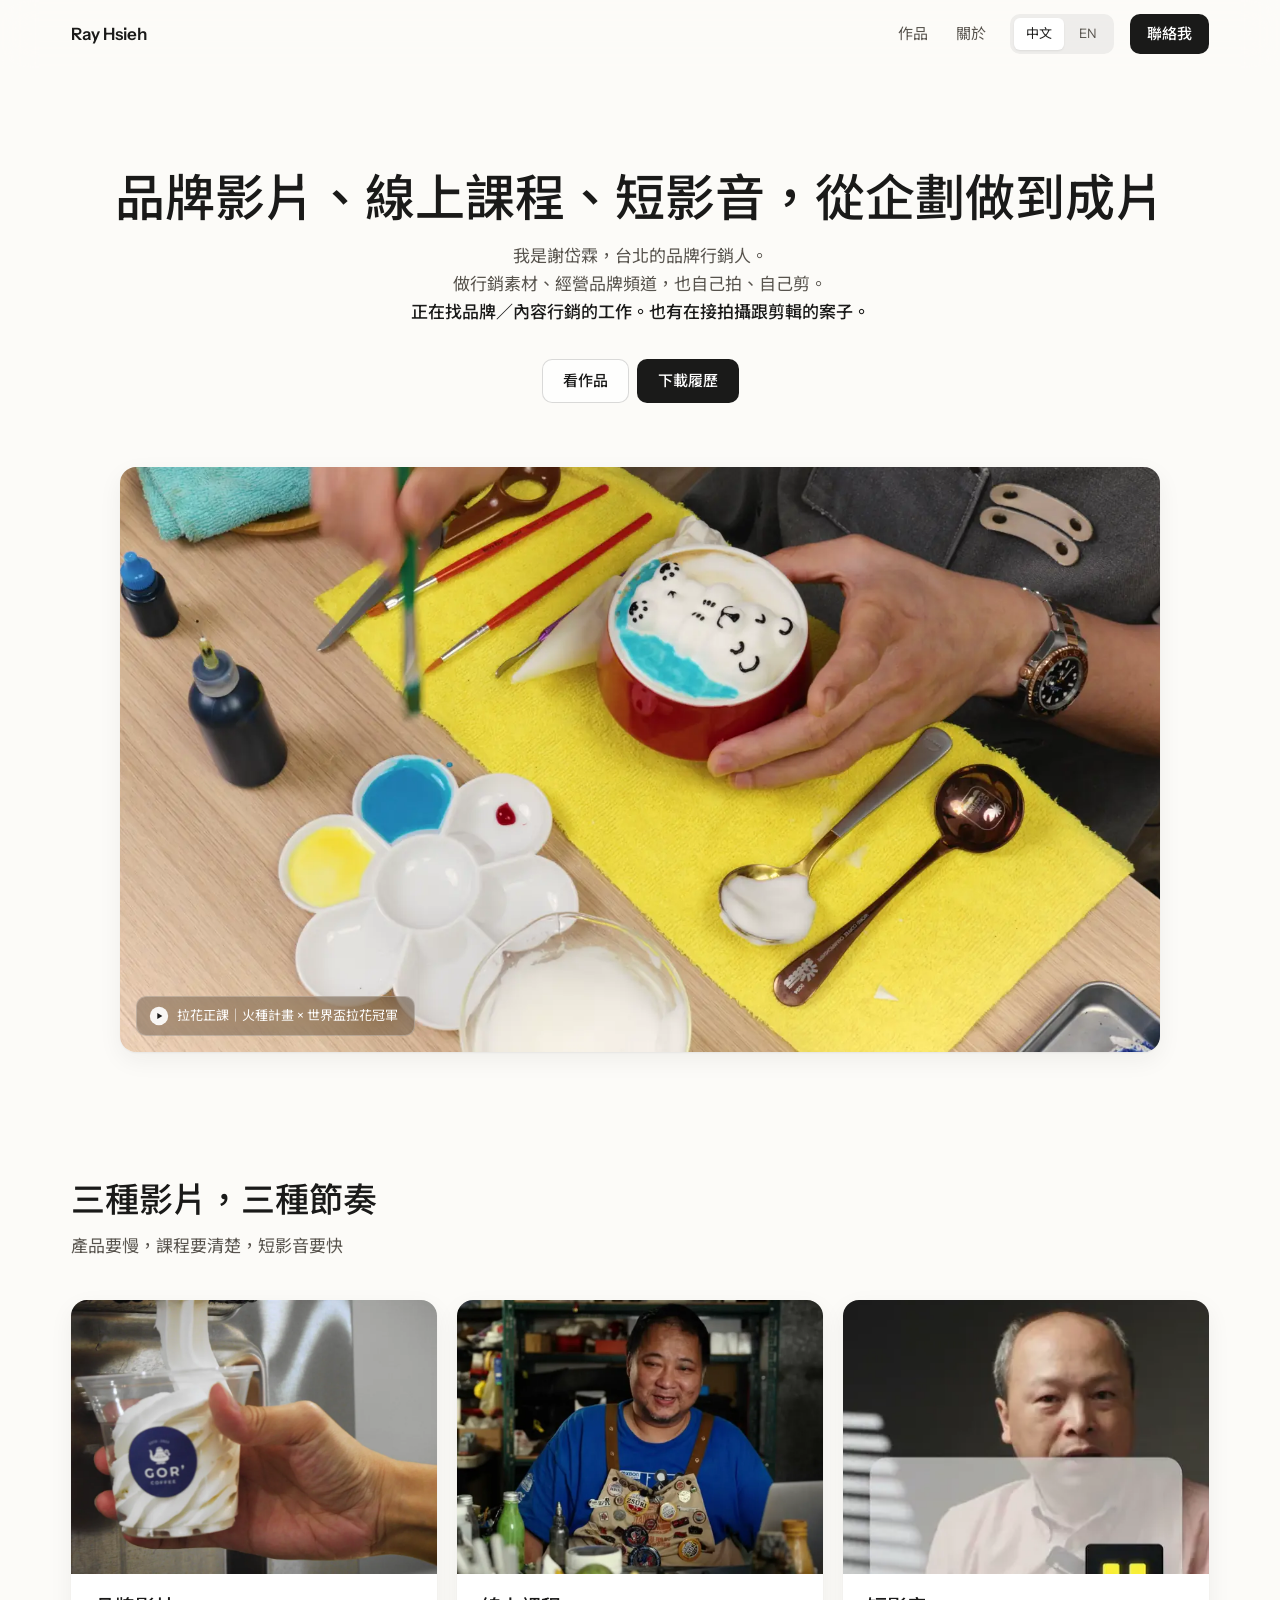
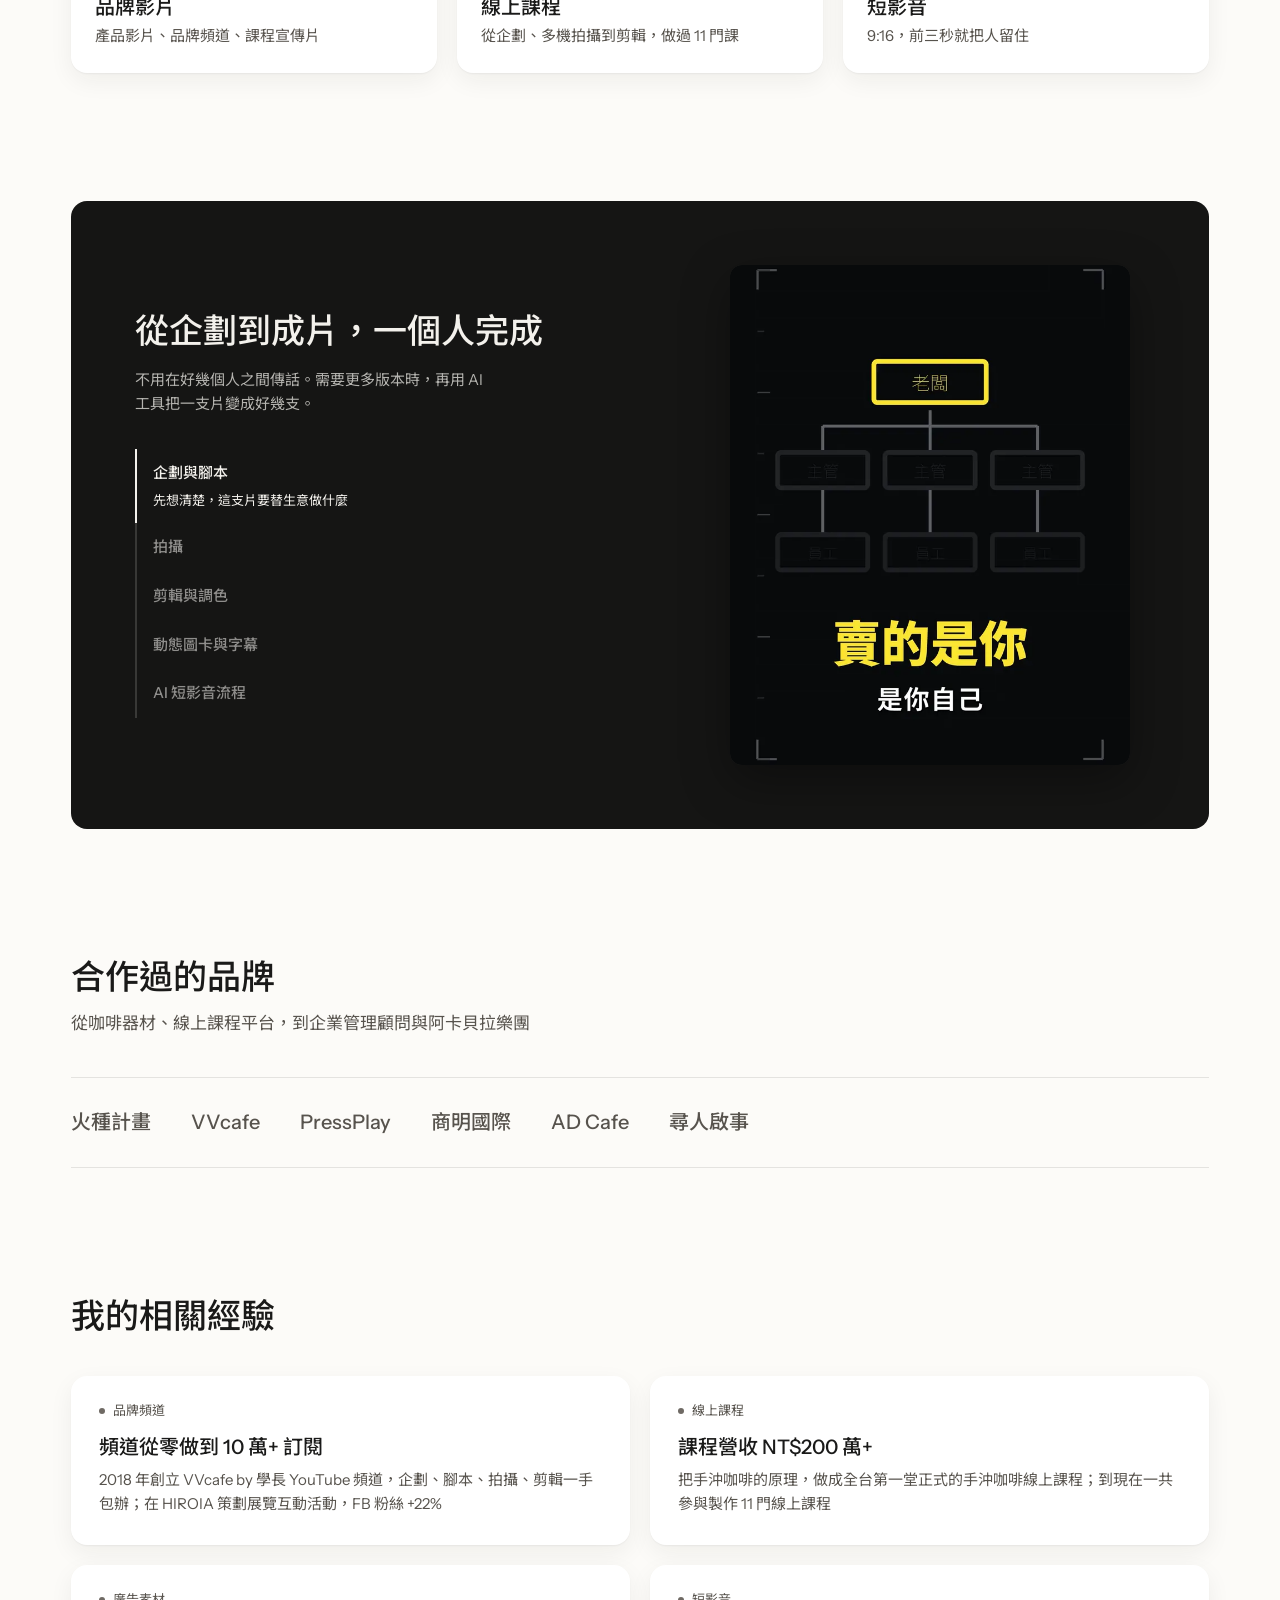
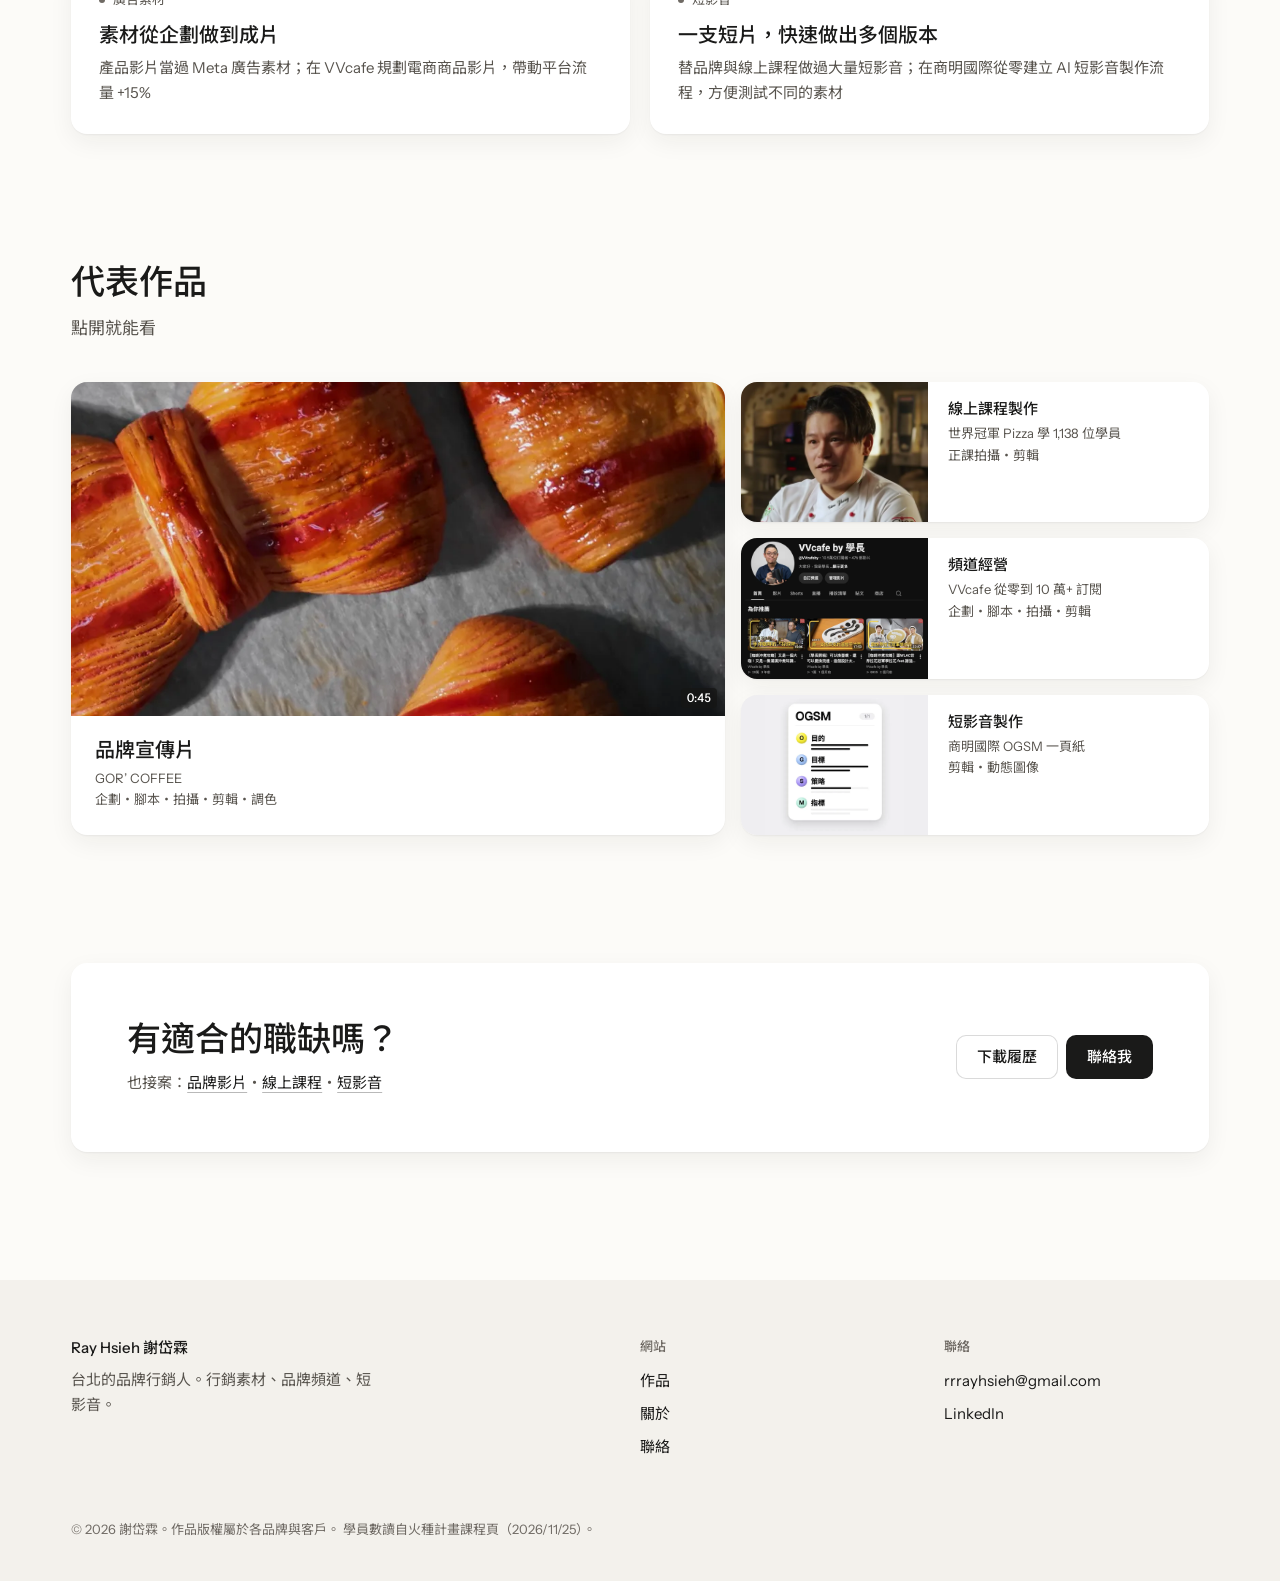
<file: index.html>
<!doctype html>
<html lang="zh-Hant" data-lang="zh" data-title-en="Ray Hsieh | Brand marketing and short-form video" data-desc-en="Ray Hsieh, a brand marketer in Taipei: marketing content, brand channels and short-form video, from plan to final cut.">
<head>
<meta charset="utf-8">
<meta name="viewport" content="width=device-width, initial-scale=1">
<title>謝岱霖 Ray Hsieh｜品牌行銷・短影音</title>
<meta name="description" content="謝岱霖（Ray Hsieh），台北的品牌行銷人：行銷素材、品牌頻道與短影音，從企劃、拍攝到剪輯一手完成。">
<meta property="og:type" content="website">
<meta property="og:title" content="謝岱霖 Ray Hsieh｜品牌行銷・短影音">
<meta property="og:description" content="謝岱霖（Ray Hsieh），台北的品牌行銷人：行銷素材、品牌頻道與短影音，從企劃、拍攝到剪輯一手完成。">
<meta property="og:image" content="https://rrrayhsieh.github.io/portfolio/assets/og.jpg?v=7285c92c">
<meta name="twitter:card" content="summary_large_image">
<meta name="theme-color" content="#fcfbf8">
<link rel="icon" href="favicon.svg" type="image/svg+xml">
<link rel="icon" href="assets/icon-64.png" type="image/png" sizes="64x64">
<link rel="apple-touch-icon" href="assets/icon-180.png">
<script>
  (function () {
    var d = document.documentElement;
    d.classList.add('js');
    try {
      var q = new URLSearchParams(location.search).get('lang');
      var l = q || localStorage.getItem('lang');
      if (l === 'en') { d.setAttribute('data-lang', 'en'); d.lang = 'en'; }
    } catch (e) {}
  })();
</script>
<link rel="preconnect" href="https://fonts.googleapis.com">
<link rel="preconnect" href="https://fonts.gstatic.com" crossorigin>
<link rel="stylesheet" href="https://fonts.googleapis.com/css2?family=Instrument+Sans:wght@400;500;600&amp;family=Noto+Sans+TC:wght@400;500;600&amp;display=swap">
<link rel="stylesheet" href="assets/css/site.css?v=947e409a">
</head>
<body>
<a class="skip" href="#main"><span data-l="zh">跳到內容</span><span data-l="en">Skip to content</span></a>
<header class="nav">
  <div class="wrap nav-in">
    <a class="logo" href="index.html" aria-current="page">Ray Hsieh</a>
    <nav class="nav-links" id="menu" aria-label="主選單" data-aria-en="Main">
      <a href="work.html"><span data-l="zh">作品</span><span data-l="en">Work</span></a>
      <a href="about.html"><span data-l="zh">關於</span><span data-l="en">About</span></a>
      <div class="lang" role="group" aria-label="語言" data-aria-en="Language">
        <button type="button" data-set-lang="zh" aria-pressed="true" lang="zh-Hant">中文</button>
        <button type="button" data-set-lang="en" aria-pressed="false" lang="en">EN</button>
      </div>
    </nav>
    <a class="btn btn-dark nav-cta" href="contact.html"><span data-l="zh">聯絡我</span><span data-l="en">Contact</span></a>
    <button class="menu-btn" type="button" aria-expanded="false" aria-controls="menu" aria-label="選單" data-aria-en="Menu" data-menu>
      <svg viewBox="0 0 24 24" aria-hidden="true"><path class="m1" d="M4 8h16"/><path class="m2" d="M4 16h16"/></svg>
    </button>
  </div>
</header>

<main id="main">
<section class="hero">
  <div class="wrap hero-in">
    <h1 class="h1"><span data-l="zh"><span class="nowrap">品牌影片、</span><span class="nowrap">線上課程、</span><span class="nowrap">短影音，</span><span class="nowrap">從企劃做到成片</span></span><span data-l="en">Brand films, courses and shorts, start to finish</span></h1>
    <p class="lead"><span data-l="zh">我是謝岱霖，台北的品牌行銷人。<br>做行銷素材、經營品牌頻道，也自己拍、自己剪。<br><strong><span class="nowrap">正在找品牌／內容行銷的工作。</span><span class="nowrap">也有在接拍攝跟剪輯的案子。</span></strong></span><span data-l="en">I’m Ray Hsieh, a brand marketer in Taipei. <br>I make marketing content, grow brand channels, and shoot and edit it myself. <br><strong>I’m looking for a role in brand or content marketing. I also take on shooting and editing projects.</strong></span></p>
    <div class="hero-btns">
      <a class="btn btn-line" href="work.html"><span data-l="zh">看作品</span><span data-l="en">See the work</span></a>
      <a class="btn btn-dark" href="assets/cv/Ray_Hsieh_CV_zh.pdf" download><span data-l="zh">下載履歷</span><span data-l="en">Download CV (Chinese)</span></a>
    </div>
    <a class="reel card" href="assets/clips/latte-main-0.mp4" data-work="latte-main" data-n="0" aria-label="播放拉花正課的片段" data-aria-en="Play a clip from the latte art course"><video muted loop playsinline preload="metadata" poster="assets/clips/latte-main-poster.webp" width="1920" height="1080" aria-hidden="true" data-autoplay><source src="assets/clips/latte-main.mp4" type="video/mp4"></video><span class="reel-chip"><svg class="play-icon" viewBox="0 0 24 24" aria-hidden="true"><circle cx="12" cy="12" r="11"/><path d="M10 8.5v7l6-3.5z"/></svg><span data-l="zh">拉花正課｜火種計畫 × 世界盃拉花冠軍</span><span data-l="en">Latte art course · Wonder Fire, with a world champion</span></span></a>
  </div>
</section>

<section class="section" aria-labelledby="rhythm-h">
  <div class="wrap">
    <div class="section-head">
      <h2 class="h2" id="rhythm-h" data-reveal><span data-l="zh">三種影片，三種節奏</span><span data-l="en">Three kinds of film, three rhythms</span></h2>
      <p class="lead" data-reveal><span data-l="zh">產品要慢，課程要清楚，短影音要快</span><span data-l="en">Products need time, courses need clarity, shorts need speed</span></p>
    </div>
    <div class="rhythms"><a class="card rhythm" href="work.html#brand" data-reveal><div class="card-pic"><img src="assets/img/gor-coffee-icecream.webp" alt="" loading="lazy" decoding="async"></div><div class="card-body"><h3 class="h3"><span data-l="zh">品牌影片</span><span data-l="en">Brand films</span></h3><p><span data-l="zh">產品影片、品牌頻道、課程宣傳片</span><span data-l="en">Product films, brand channels, course trailers</span></p></div></a><a class="card rhythm" href="work.html#course" data-reveal><div class="card-pic"><img src="assets/img/wf-model-tips-card.webp" alt="" loading="lazy" decoding="async"></div><div class="card-body"><h3 class="h3"><span data-l="zh">線上課程</span><span data-l="en">Online courses</span></h3><p><span data-l="zh">從企劃、多機拍攝到剪輯，做過 11 門課</span><span data-l="en">From planning and multi-camera shoots to the edit: eleven courses so far</span></p></div></a><a class="card rhythm" href="work.html#shorts" data-reveal><div class="card-pic"><img src="assets/img/bci-brand-short-1.webp" alt="" loading="lazy" decoding="async"></div><div class="card-body"><h3 class="h3"><span data-l="zh">短影音</span><span data-l="en">Shorts</span></h3><p><span data-l="zh">9:16，前三秒就把人留住</span><span data-l="en">Vertical video that holds people in the first three seconds</span></p></div></a></div>
  </div>
</section>

<section class="section" aria-labelledby="process-h">
  <div class="wrap">
    <div class="dark" data-reveal>
      <div class="dark-text">
        <h2 class="h2" id="process-h"><span data-l="zh"><span class="nowrap">從企劃到成片，</span><span class="nowrap">一個人完成</span></span><span data-l="en">From plan to final cut, one person</span></h2>
        <p><span data-l="zh">不用在好幾個人之間傳話。需要更多版本時，再用 AI 工具把一支片變成好幾支。</span><span data-l="en">No messages lost between several people. When you need more versions, AI tools turn one film into several.</span></p>
        <ol class="steps" role="list" data-steps><li><button type="button" data-step="0" aria-pressed="true"><b><span data-l="zh">企劃與腳本</span><span data-l="en">Planning and scripts</span></b><span class="step-line"><span data-l="zh">先想清楚，這支片要替生意做什麼</span><span data-l="en">First, what this film has to do for the business</span></span></button></li><li><button type="button" data-step="1" aria-pressed="false"><b><span data-l="zh">拍攝</span><span data-l="en">Shooting</span></b><span class="step-line"><span data-l="zh">課程正課、人物專訪到產品，都拍過</span><span data-l="en">Course lessons, profiles and products</span></span></button></li><li><button type="button" data-step="2" aria-pressed="false"><b><span data-l="zh">剪輯與調色</span><span data-l="en">Editing and colour</span></b><span class="step-line"><span data-l="zh">節奏跟著內容走，顏色跟著品牌走</span><span data-l="en">The cut follows the content; the colour follows the brand</span></span></button></li><li><button type="button" data-step="3" aria-pressed="false"><b><span data-l="zh">動態圖卡與字幕</span><span data-l="en">Motion cards and captions</span></b><span class="step-line"><span data-l="zh">抽象的觀念，用圖卡一看就懂</span><span data-l="en">Abstract ideas, clear at a glance on a motion card</span></span></button></li><li><button type="button" data-step="4" aria-pressed="false"><b><span data-l="zh">AI 短影音流程</span><span data-l="en">An AI short-video workflow</span></b><span class="step-line"><span data-l="zh">一支短片，快速做出好幾個版本測試</span><span data-l="en">One short becomes several versions to test, fast</span></span></button></li></ol>
      </div>
      <div class="step-stage"><figure class="step-pic is-on" data-step-pic="0"><img src="assets/img/bci-0827-3.webp" width="1280" height="720" alt="" loading="lazy" decoding="async"></figure><figure class="step-pic" data-step-pic="1"><img src="assets/img/wf-model-profile-2.webp" width="1280" height="720" alt="" loading="lazy" decoding="async"></figure><figure class="step-pic" data-step-pic="2"><img src="assets/img/vv-palatti-0.webp" width="1280" height="720" alt="" loading="lazy" decoding="async"></figure><figure class="step-pic" data-step-pic="3"><img src="assets/img/ziwei-main-0.webp" width="1280" height="720" alt="" loading="lazy" decoding="async"></figure><figure class="step-pic" data-step-pic="4"><video muted loop playsinline preload="none" poster="assets/img/bci-ogsm-0.webp" width="720" height="1280" aria-hidden="true"><source src="assets/clips/bci-ogsm-0.mp4" type="video/mp4"></video></figure></div>
    </div>
  </div>
</section>

<section class="section" aria-labelledby="brands-h">
  <div class="wrap">
    <div class="section-head">
      <h2 class="h2" id="brands-h" data-reveal><span data-l="zh">合作過的品牌</span><span data-l="en">Brands I’ve worked with</span></h2>
      <p class="lead" data-reveal><span data-l="zh">從咖啡器材、線上課程平台，到企業管理顧問與阿卡貝拉樂團</span><span data-l="en">From coffee gear and online course platforms to a management consultancy and an a cappella group</span></p>
    </div>
    <ul class="brand-list" role="list" data-reveal><li><span data-l="zh">火種計畫</span><span data-l="en">Wonder Fire</span></li><li><span data-l="zh">VVcafe</span><span data-l="en">VVcafe</span></li><li><span data-l="zh">PressPlay</span><span data-l="en">PressPlay</span></li><li><span data-l="zh">商明國際</span><span data-l="en">Biz Civilization</span></li><li><span data-l="zh">AD Cafe</span><span data-l="en">AD Cafe</span></li><li><span data-l="zh">尋人啟事</span><span data-l="en">The Wanted</span></li></ul>
  </div>
</section>

<section class="section" aria-labelledby="exp-h">
  <div class="wrap">
    <div class="section-head"><h2 class="h2" id="exp-h" data-reveal><span data-l="zh">我的相關經驗</span><span data-l="en">My relevant experience</span></h2></div>
    <div class="why"><div class="card why-card" data-reveal><p class="why-tag"><span data-l="zh">品牌頻道</span><span data-l="en">Brand channel</span></p><div><h3 class="h3"><span data-l="zh">頻道從零做到 10 萬+ 訂閱</span><span data-l="en">A channel from zero to 100k+</span></h3><p><span data-l="zh">2018 年創立 VVcafe by 學長 YouTube 頻道，企劃、腳本、拍攝、剪輯一手包辦；在 HIROIA 策劃展覽互動活動，FB 粉絲 +22%</span><span data-l="en">In 2018 I started the VVcafe YouTube channel and did the planning, scripts, shooting and editing; at HIROIA an exhibition campaign grew Facebook followers 22%</span></p></div></div><div class="card why-card" data-reveal><p class="why-tag"><span data-l="zh">線上課程</span><span data-l="en">Online courses</span></p><div><h3 class="h3"><span data-l="zh">課程營收 NT$200 萬+</span><span data-l="en">Over NT$2M in course sales</span></h3><p><span data-l="zh">把手沖咖啡的原理，做成全台第一堂正式的手沖咖啡線上課程；到現在一共參與製作 11 門線上課程</span><span data-l="en">I turned the principles of pour-over into Taiwan’s first full pour-over course online; I’ve worked on 11 online courses in all</span></p></div></div><div class="card why-card" data-reveal><p class="why-tag"><span data-l="zh">廣告素材</span><span data-l="en">Ad creative</span></p><div><h3 class="h3"><span data-l="zh">素材從企劃做到成片</span><span data-l="en">Creative, from plan to final cut</span></h3><p><span data-l="zh">產品影片當過 Meta 廣告素材；在 VVcafe 規劃電商商品影片，帶動平台流量 +15%</span><span data-l="en">My product videos ran as Meta ad creative; product videos I planned for VVcafe lifted marketplace traffic 15%</span></p></div></div><div class="card why-card" data-reveal><p class="why-tag"><span data-l="zh">短影音</span><span data-l="en">Short-form</span></p><div><h3 class="h3"><span data-l="zh">一支短片，快速做出多個版本</span><span data-l="en">One short, many versions</span></h3><p><span data-l="zh">替品牌與線上課程做過大量短影音；在商明國際從零建立 AI 短影音製作流程，方便測試不同的素材</span><span data-l="en">Short videos for brands and online courses; at Biz Civilization I built an AI short-video workflow from scratch, so different creatives are easy to test</span></p></div></div></div>
  </div>
</section>

<section class="section" aria-labelledby="sel-h">
  <div class="wrap">
    <div class="section-head"><h2 class="h2" id="sel-h" data-reveal><span data-l="zh">代表作品</span><span data-l="en">Selected work</span></h2><p class="lead" data-reveal><span data-l="zh">點開就能看</span><span data-l="en">Open any of them to watch</span></p></div>
    <div class="picks"><a data-reveal class="card other" href="assets/clips/gor-coffee-0.mp4" data-work="gor-coffee" data-n="0"><div class="card-pic"><img src="assets/img/gor-coffee-pastry.webp" alt="" loading="lazy" decoding="async"><span class="dur"><span class="vh"><span data-l="zh">片長</span><span data-l="en">Length</span> </span>0:45</span></div><div class="card-body"><h3><span data-l="zh">品牌宣傳片</span><span data-l="en">Brand film</span></h3><p><span data-l="zh"><span class="nowrap">GOR’ COFFEE</span></span><span data-l="en">GOR’ COFFEE</span><br><span data-l="zh"><span class="nowrap">企劃・</span><span class="nowrap">腳本・</span><span class="nowrap">拍攝・</span><span class="nowrap">剪輯・</span><span class="nowrap">調色</span></span><span data-l="en">Planning, script, shooting, editing, colour</span></p></div></a><a class="card other" href="https://wonderfire.win/courses/ginopizza" rel="noopener" target="_blank" data-reveal><div class="card-pic"><img src="assets/img/pizza-course-card.webp" alt="" loading="lazy" decoding="async"></div><div class="card-body"><h3><span data-l="zh">線上課程製作</span><span data-l="en">Online course production</span></h3><p><span data-l="zh"><span class="nowrap">世界冠軍 Pizza 學</span> <span class="nowrap">1,138 位學員</span></span><span data-l="en">World Champion Pizza, 1,138 students</span><br><span data-l="zh"><span class="nowrap">正課拍攝・</span><span class="nowrap">剪輯</span></span><span data-l="en">Lessons: shooting, editing</span></p></div></a><a class="card other" href="case-vvcafe.html" data-reveal><div class="card-pic"><img src="assets/img/vv-channel.webp" alt="" loading="lazy" decoding="async"></div><div class="card-body"><h3><span data-l="zh">頻道經營</span><span data-l="en">Channel management</span></h3><p><span data-l="zh"><span class="nowrap">VVcafe</span> <span class="nowrap">從零到 10 萬+ 訂閱</span></span><span data-l="en">VVcafe, from zero to 100k+</span><br><span data-l="zh"><span class="nowrap">企劃・</span><span class="nowrap">腳本・</span><span class="nowrap">拍攝・</span><span class="nowrap">剪輯</span></span><span data-l="en">Planning, scripts, shooting, editing</span></p></div></a><a data-reveal class="card other" href="assets/clips/bci-ogsm-0.mp4" data-work="bci-ogsm" data-n="0"><div class="card-pic"><img src="assets/img/bci-ogsm-card.webp" alt="" loading="lazy" decoding="async"></div><div class="card-body"><h3><span data-l="zh">短影音製作</span><span data-l="en">Short-form video</span></h3><p><span data-l="zh"><span class="nowrap">商明國際</span> <span class="nowrap">OGSM 一頁紙</span></span><span data-l="en">Biz Civilization, OGSM on one page</span><br><span data-l="zh"><span class="nowrap">剪輯・</span><span class="nowrap">動態圖像</span></span><span data-l="en">Editing, motion graphics</span></p></div></a></div>
  </div>
</section>

<section class="wrap next" aria-labelledby="cta-h">
  <div class="card next-card" data-reveal>
    <div>
      <h2 class="h2" id="cta-h"><span data-l="zh">有適合的職缺嗎？</span><span data-l="en">Have a role in mind?</span></h2>
      <p class="next-types"><span data-l="zh">也接案：</span><span data-l="en">Also taking projects: </span><a href="contact.html?type=brand#form"><span data-l="zh">品牌影片</span><span data-l="en">brand film</span></a><span data-l="zh">・</span><span data-l="en">, </span><a href="contact.html?type=course#form"><span data-l="zh">線上課程</span><span data-l="en">online course</span></a><span data-l="zh">・</span><span data-l="en">, </span><a href="contact.html?type=shorts#form"><span data-l="zh">短影音</span><span data-l="en">shorts</span></a></p>
    </div>
    <div class="next-btns"><a class="btn btn-line" href="assets/cv/Ray_Hsieh_CV_zh.pdf" download><span data-l="zh">下載履歷</span><span data-l="en">Download CV (Chinese)</span></a><a class="btn btn-dark" href="contact.html"><span data-l="zh">聯絡我</span><span data-l="en">Contact</span></a></div>
  </div>
</section>
</main>
<footer class="foot">
  <div class="wrap foot-in">
    <div class="foot-name"><b>Ray Hsieh 謝岱霖</b><p><span data-l="zh">台北的品牌行銷人。行銷素材、品牌頻道、短影音。</span><span data-l="en">A brand marketer in Taipei: marketing content, brand channels, short-form video.</span></p></div>
    <div><h2 class="foot-h"><span data-l="zh">網站</span><span data-l="en">Site</span></h2><ul role="list"><li><a href="work.html"><span data-l="zh">作品</span><span data-l="en">Work</span></a></li><li><a href="about.html"><span data-l="zh">關於</span><span data-l="en">About</span></a></li><li><a href="contact.html"><span data-l="zh">聯絡</span><span data-l="en">Contact</span></a></li></ul></div>
    <div><h2 class="foot-h"><span data-l="zh">聯絡</span><span data-l="en">Contact</span></h2><ul role="list"><li><a href="mailto:rrrayhsieh@gmail.com?subject=%E4%BD%9C%E5%93%81%E9%9B%86%E4%BE%86%E4%BF%A1" data-href-en="mailto:rrrayhsieh@gmail.com?subject=Portfolio%20enquiry">rrrayhsieh@gmail.com</a></li><li><a href="https://www.linkedin.com/in/tailinhsieh" rel="noopener" target="_blank">LinkedIn</a></li></ul></div>
    <p class="legal"><span data-l="zh">© 2026 謝岱霖。作品版權屬於各品牌與客戶。</span><span data-l="en">© 2026 Tai Lin (Ray) Hsieh. The works belong to their brands and clients.</span> <span data-l="zh">學員數讀自火種計畫課程頁（2026/11/25）。</span><span data-l="en">Student count read from the Wonder Fire course page on 25 November 2026.</span></p>
  </div>
</footer>
<dialog class="player" id="player" aria-labelledby="player-title">
  <div class="player-stage" data-stage></div>
  <div class="player-meta">
    <h2 id="player-title" data-title></h2>
    <p class="muted" data-sub></p>
    <div class="player-actions">
      <a class="btn btn-line" data-out rel="noopener" target="_blank" hidden></a>
      <button type="button" class="btn btn-line" data-close autofocus><span data-l="zh">關閉</span><span data-l="en">Close</span></button>
      <a class="btn btn-dark" data-ask href="contact.html"><span data-l="zh">聯絡我</span><span data-l="en">Contact</span></a>
    </div>
  </div>
</dialog>
<script src="assets/js/works.js?v=3ee1a5bb" defer></script>
<script src="assets/js/site.js?v=c15c9e12" defer></script>
</body>
</html>
</file>
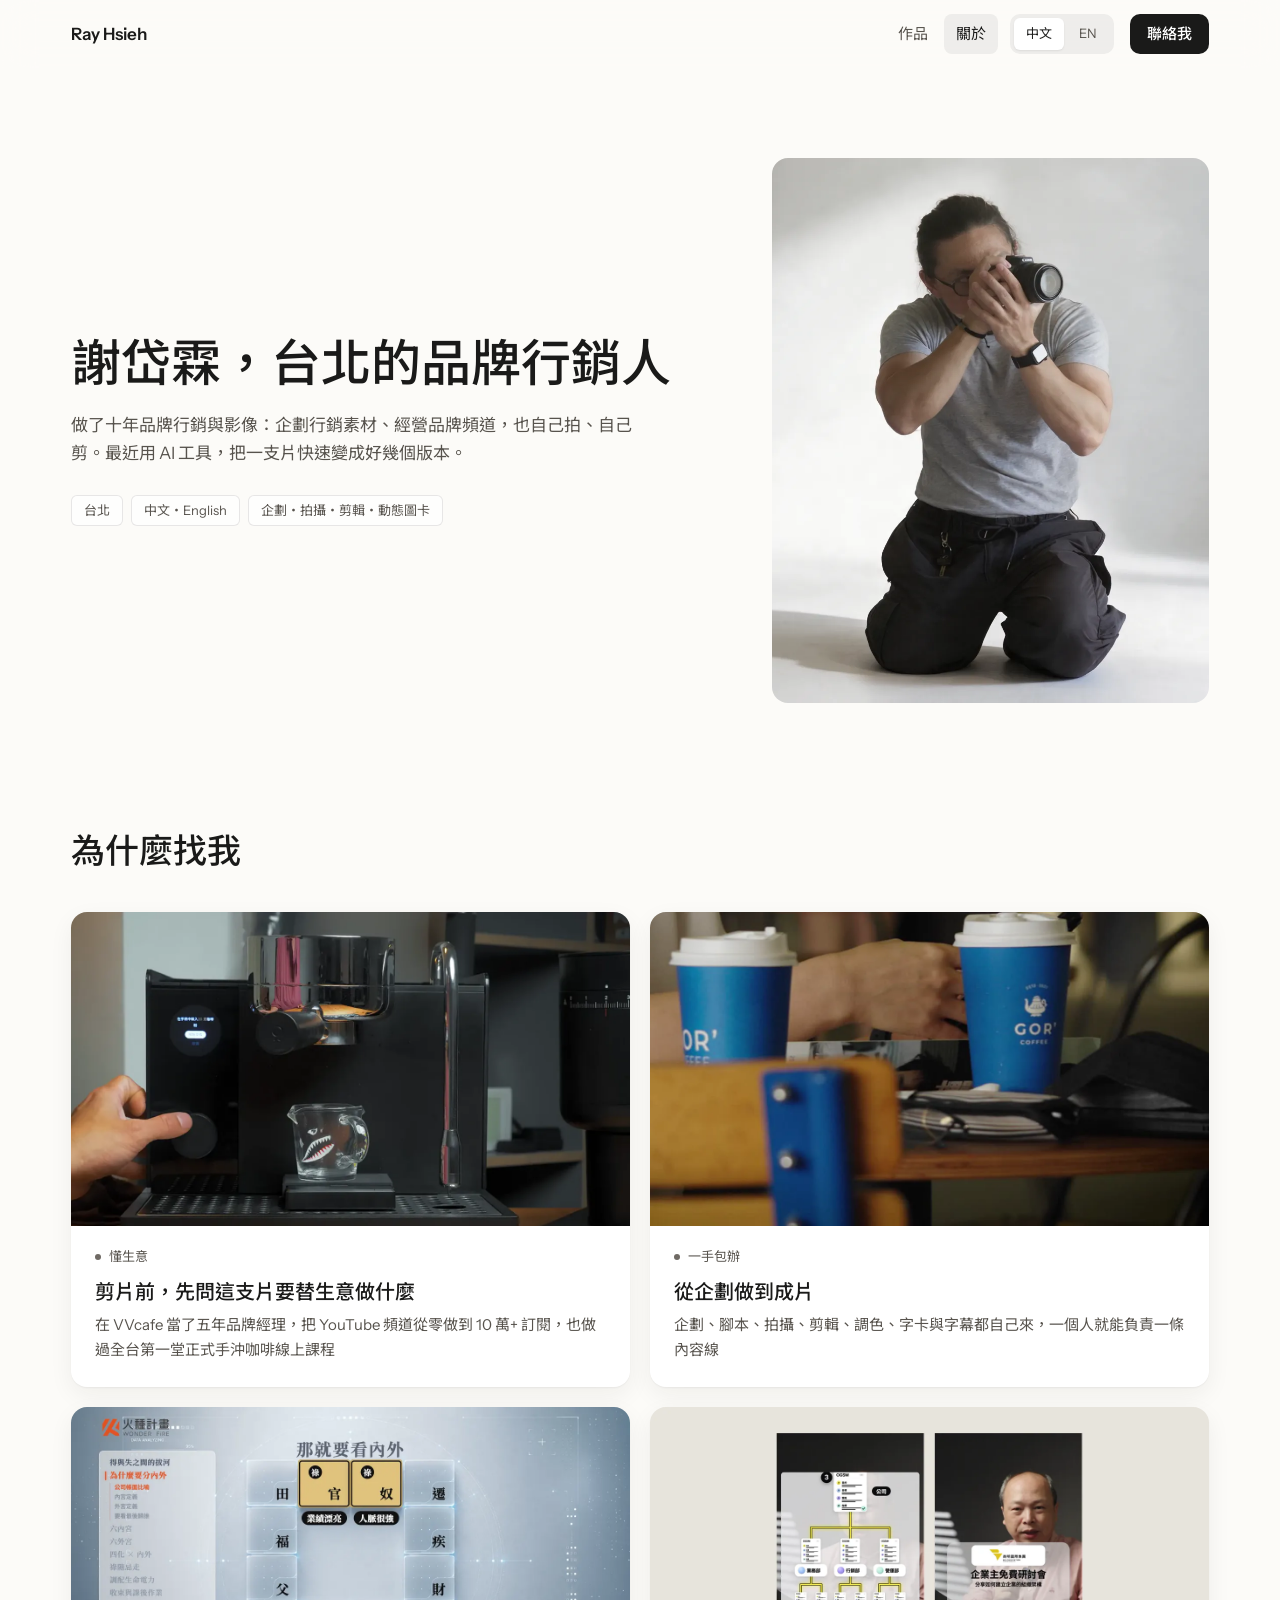
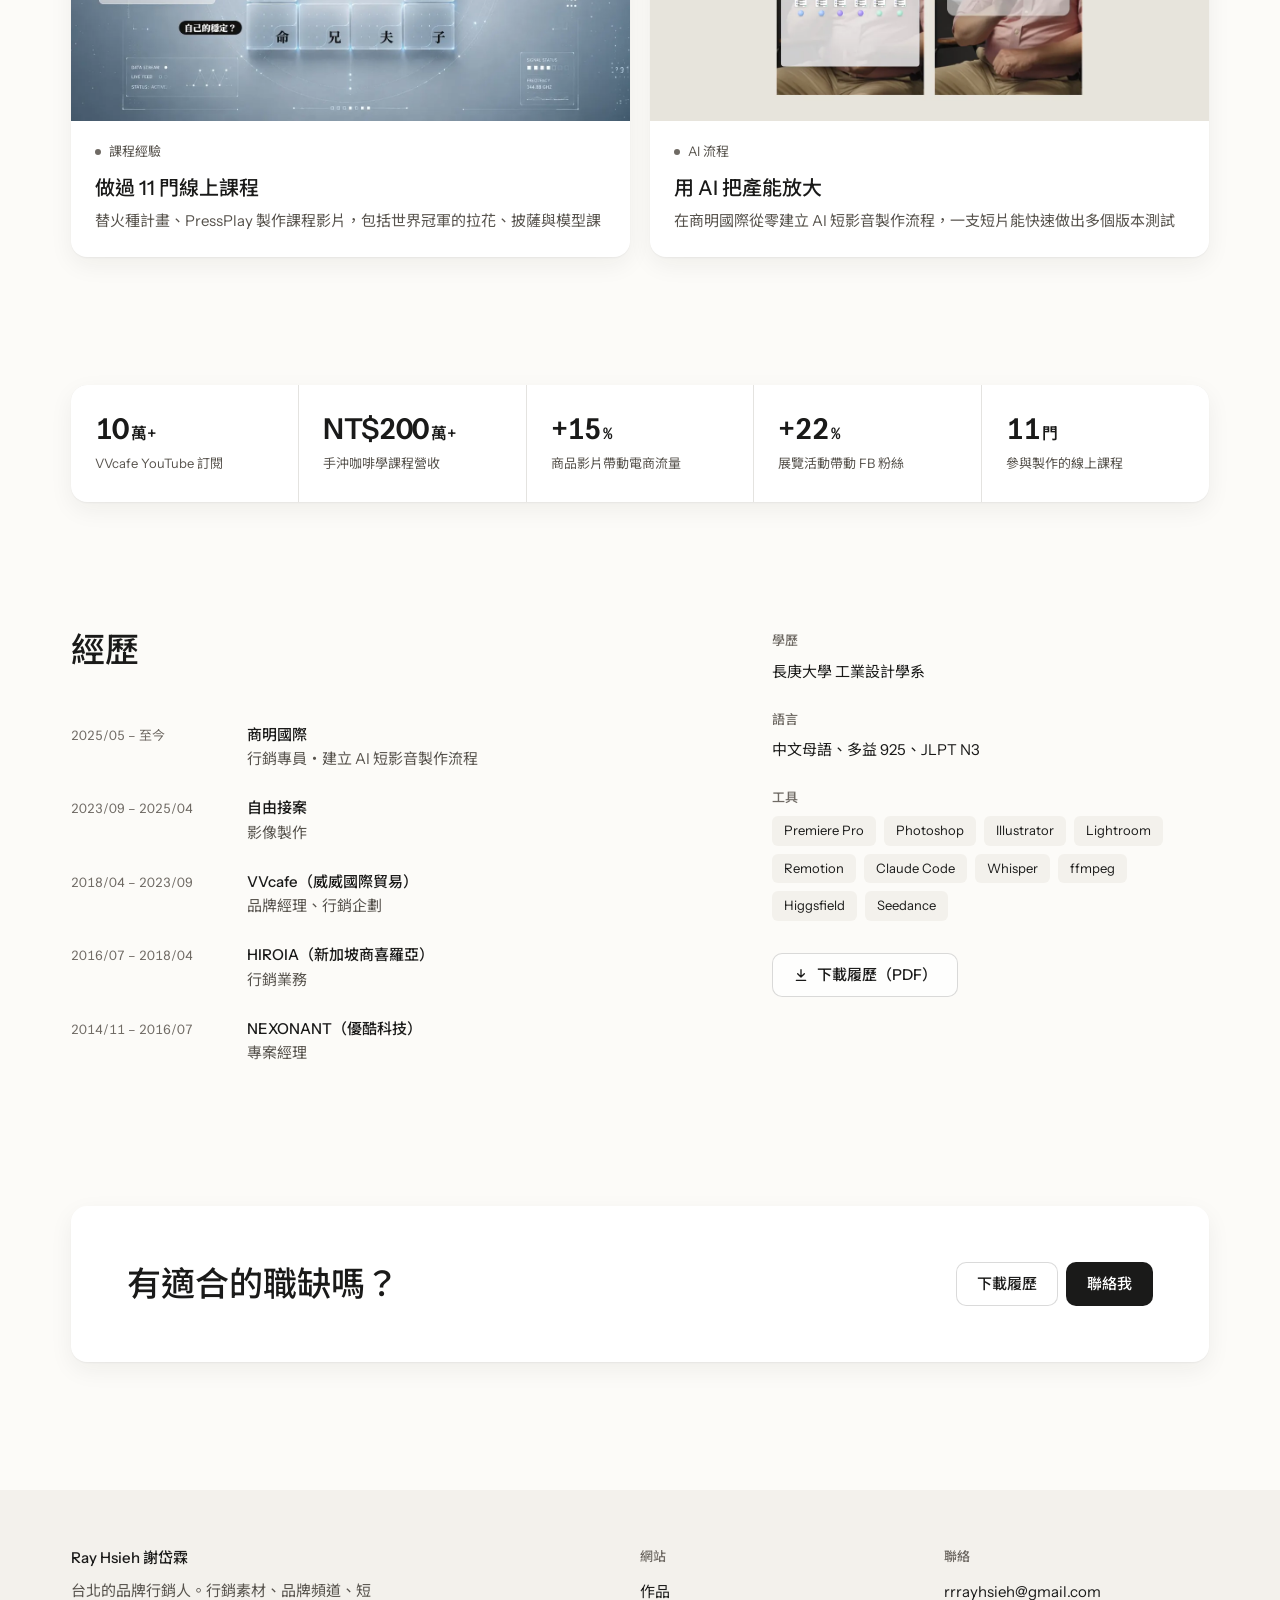
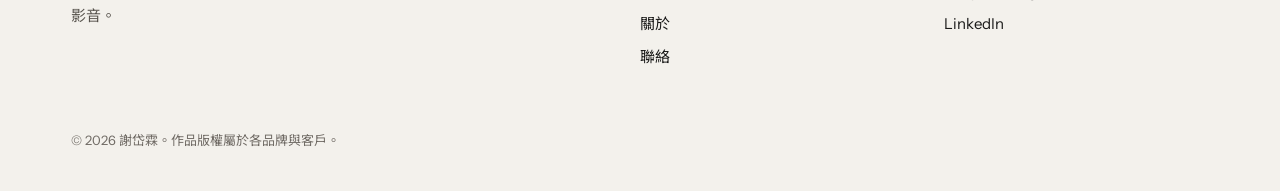
<file: about.html>
<!doctype html>
<html lang="zh-Hant" data-lang="zh" data-title-en="About | Ray Hsieh" data-desc-en="Who Ray Hsieh is, where he works, what he does, and why you might hire him.">
<head>
<meta charset="utf-8">
<meta name="viewport" content="width=device-width, initial-scale=1">
<title>關於｜謝岱霖 Ray Hsieh</title>
<meta name="description" content="謝岱霖是誰、在哪裡、擅長什麼，以及為什麼找他。">
<meta property="og:type" content="website">
<meta property="og:title" content="關於｜謝岱霖 Ray Hsieh">
<meta property="og:description" content="謝岱霖是誰、在哪裡、擅長什麼，以及為什麼找他。">
<meta property="og:image" content="https://rrrayhsieh.github.io/portfolio/assets/og.jpg?v=7285c92c">
<meta name="twitter:card" content="summary_large_image">
<meta name="theme-color" content="#fcfbf8">
<link rel="icon" href="favicon.svg" type="image/svg+xml">
<link rel="icon" href="assets/icon-64.png" type="image/png" sizes="64x64">
<link rel="apple-touch-icon" href="assets/icon-180.png">
<script>
  (function () {
    var d = document.documentElement;
    d.classList.add('js');
    try {
      var q = new URLSearchParams(location.search).get('lang');
      var l = q || localStorage.getItem('lang');
      if (l === 'en') { d.setAttribute('data-lang', 'en'); d.lang = 'en'; }
    } catch (e) {}
  })();
</script>
<link rel="preconnect" href="https://fonts.googleapis.com">
<link rel="preconnect" href="https://fonts.gstatic.com" crossorigin>
<link rel="stylesheet" href="https://fonts.googleapis.com/css2?family=Instrument+Sans:wght@400;500;600&amp;family=Noto+Sans+TC:wght@400;500;600&amp;display=swap">
<link rel="stylesheet" href="assets/css/site.css?v=947e409a">
</head>
<body>
<a class="skip" href="#main"><span data-l="zh">跳到內容</span><span data-l="en">Skip to content</span></a>
<header class="nav">
  <div class="wrap nav-in">
    <a class="logo" href="index.html">Ray Hsieh</a>
    <nav class="nav-links" id="menu" aria-label="主選單" data-aria-en="Main">
      <a href="work.html"><span data-l="zh">作品</span><span data-l="en">Work</span></a>
      <a href="about.html" aria-current="page"><span data-l="zh">關於</span><span data-l="en">About</span></a>
      <div class="lang" role="group" aria-label="語言" data-aria-en="Language">
        <button type="button" data-set-lang="zh" aria-pressed="true" lang="zh-Hant">中文</button>
        <button type="button" data-set-lang="en" aria-pressed="false" lang="en">EN</button>
      </div>
    </nav>
    <a class="btn btn-dark nav-cta" href="contact.html"><span data-l="zh">聯絡我</span><span data-l="en">Contact</span></a>
    <button class="menu-btn" type="button" aria-expanded="false" aria-controls="menu" aria-label="選單" data-aria-en="Menu" data-menu>
      <svg viewBox="0 0 24 24" aria-hidden="true"><path class="m1" d="M4 8h16"/><path class="m2" d="M4 16h16"/></svg>
    </button>
  </div>
</header>

<main id="main">
<section class="intro">
  <div class="wrap intro-in">
    <div class="intro-text">
      <h1 class="h1"><span data-l="zh"><span class="nowrap">謝岱霖，</span><span class="nowrap">台北的品牌行銷人</span></span><span data-l="en">Ray Hsieh, a brand marketer in Taipei</span></h1>
      <p class="lead"><span data-l="zh">做了十年品牌行銷與影像：企劃行銷素材、經營品牌頻道，也自己拍、自己剪。最近用 AI 工具，把一支片快速變成好幾個版本。</span><span data-l="en">I’ve spent ten years in brand marketing and video: planning marketing content, growing brand channels, and shooting and editing it myself. Lately I use AI tools to turn one film into several versions, fast.</span></p>
      <ul class="intro-tags" role="list"><li class="pill"><span data-l="zh">台北</span><span data-l="en">Taipei</span></li><li class="pill"><span data-l="zh">中文・English</span><span data-l="en">Mandarin and English</span></li><li class="pill"><span data-l="zh">企劃・拍攝・剪輯・動態圖卡</span><span data-l="en">Planning, shooting, editing, motion cards</span></li></ul>
    </div>
    <figure class="intro-pic"><video muted playsinline preload="auto" poster="assets/img/ray-studio.webp" width="1920" height="1080" aria-hidden="true" data-autoplay data-once data-track="0:960,2.75:960,3.25:900,3.875:900,4.5:965,5.04:965"><source src="assets/clips/ray-studio.mp4" type="video/mp4"></video></figure>
  </div>
</section>

<section class="section" aria-labelledby="why-h">
  <div class="wrap">
    <div class="section-head"><h2 class="h2" id="why-h" data-reveal><span data-l="zh">為什麼找我</span><span data-l="en">Why work with me</span></h2></div>
    <div class="why"><div class="card why-card has-pic" data-reveal><div class="card-pic"><img src="assets/img/about-business.webp" alt="" loading="lazy" decoding="async"></div><div class="why-body"><p class="why-tag"><span data-l="zh">懂生意</span><span data-l="en">Business first</span></p><div><h3 class="h3"><span data-l="zh">剪片前，先問這支片要替生意做什麼</span><span data-l="en">Before cutting, I ask what the film has to do for the business</span></h3><p><span data-l="zh">在 VVcafe 當了五年品牌經理，把 YouTube 頻道從零做到 10 萬+ 訂閱，也做過全台第一堂正式手沖咖啡線上課程</span><span data-l="en">Five years as VVcafe’s brand manager: I grew its YouTube channel from zero to over 100k subscribers and made Taiwan’s first full pour-over coffee course online</span></p></div></div></div><div class="card why-card has-pic" data-reveal><div class="card-pic"><img src="assets/img/about-end2end.webp" alt="" loading="lazy" decoding="async"></div><div class="why-body"><p class="why-tag"><span data-l="zh">一手包辦</span><span data-l="en">End to end</span></p><div><h3 class="h3"><span data-l="zh">從企劃做到成片</span><span data-l="en">From the plan to the final cut</span></h3><p><span data-l="zh">企劃、腳本、拍攝、剪輯、調色、字卡與字幕都自己來，一個人就能負責一條內容線</span><span data-l="en">Planning, scripts, shooting, editing, colour, cards and captions, all by me: one person can run a whole content line</span></p></div></div></div><div class="card why-card has-pic" data-reveal><div class="card-pic"><img src="assets/img/ziwei-main-2.webp" alt="" loading="lazy" decoding="async"></div><div class="why-body"><p class="why-tag"><span data-l="zh">課程經驗</span><span data-l="en">Courses</span></p><div><h3 class="h3"><span data-l="zh">做過 11 門線上課程</span><span data-l="en">Eleven online courses</span></h3><p><span data-l="zh">替火種計畫、PressPlay 製作課程影片，包括世界冠軍的拉花、披薩與模型課</span><span data-l="en">Course films for Wonder Fire and PressPlay, including courses by world champions in latte art, pizza and model-making</span></p></div></div></div><div class="card why-card has-pic" data-reveal><div class="card-pic"><img src="assets/img/about-ai.webp" alt="" loading="lazy" decoding="async"></div><div class="why-body"><p class="why-tag"><span data-l="zh">AI 流程</span><span data-l="en">AI workflow</span></p><div><h3 class="h3"><span data-l="zh">用 AI 把產能放大</span><span data-l="en">AI to multiply the output</span></h3><p><span data-l="zh">在商明國際從零建立 AI 短影音製作流程，一支短片能快速做出多個版本測試</span><span data-l="en">At Biz Civilization I built an AI short-video workflow from scratch: one short becomes several versions to test, fast</span></p></div></div></div></div>
  </div>
</section>

<section class="section" aria-labelledby="fig-h">
  <div class="wrap">
    <h2 class="vh" id="fig-h"><span data-l="zh">做出來的成果</span><span data-l="en">Results</span></h2>
    <dl class="figures" data-reveal><div><dt><span data-l="zh">VVcafe YouTube 訂閱</span><span data-l="en">VVcafe YouTube subscribers</span></dt><dd><span data-l="zh">10<small>萬+</small></span><span data-l="en">100<small>k+</small></span></dd></div><div><dt><span data-l="zh">手沖咖啡學課程營收</span><span data-l="en">Pour-over course revenue</span></dt><dd><span data-l="zh">NT$200<small>萬+</small></span><span data-l="en">NT$2<small>M+</small></span></dd></div><div><dt><span data-l="zh">商品影片帶動電商流量</span><span data-l="en">Marketplace traffic from product videos</span></dt><dd><span data-l="zh">+15<small>%</small></span><span data-l="en">+15<small>%</small></span></dd></div><div><dt><span data-l="zh">展覽活動帶動 FB 粉絲</span><span data-l="en">Facebook followers from an exhibition</span></dt><dd><span data-l="zh">+22<small>%</small></span><span data-l="en">+22<small>%</small></span></dd></div><div><dt><span data-l="zh">參與製作的線上課程</span><span data-l="en">Online courses made</span></dt><dd><span data-l="zh">11<small>門</small></span><span data-l="en">11</span></dd></div></dl>
  </div>
</section>

<section class="section" aria-labelledby="cv-h">
  <div class="wrap cv">
    <div>
      <div class="section-head"><h2 class="h2" id="cv-h" data-reveal><span data-l="zh">經歷</span><span data-l="en">Experience</span></h2></div>
      <ol class="jobs" role="list"><li data-reveal><span class="when"><span data-l="zh">2025/05 – 至今</span><span data-l="en">2025/05 – now</span></span><div><b><span data-l="zh">商明國際</span><span data-l="en">Biz Civilization</span></b><span><span data-l="zh">行銷專員・建立 AI 短影音製作流程</span><span data-l="en">Marketing specialist · building an AI short-video workflow</span></span></div></li><li data-reveal><span class="when"><span data-l="zh">2023/09 – 2025/04</span><span data-l="en">2023/09 – 2025/04</span></span><div><b><span data-l="zh">自由接案</span><span data-l="en">Freelance</span></b><span><span data-l="zh">影像製作</span><span data-l="en">Video production</span></span></div></li><li data-reveal><span class="when"><span data-l="zh">2018/04 – 2023/09</span><span data-l="en">2018/04 – 2023/09</span></span><div><b><span data-l="zh">VVcafe（威威國際貿易）</span><span data-l="en">VVcafe</span></b><span><span data-l="zh">品牌經理、行銷企劃</span><span data-l="en">Brand manager, marketing</span></span></div></li><li data-reveal><span class="when"><span data-l="zh">2016/07 – 2018/04</span><span data-l="en">2016/07 – 2018/04</span></span><div><b><span data-l="zh">HIROIA（新加坡商喜羅亞）</span><span data-l="en">HIROIA</span></b><span><span data-l="zh">行銷業務</span><span data-l="en">Marketing and sales</span></span></div></li><li data-reveal><span class="when"><span data-l="zh">2014/11 – 2016/07</span><span data-l="en">2014/11 – 2016/07</span></span><div><b><span data-l="zh">NEXONANT（優酷科技）</span><span data-l="en">NEXONANT</span></b><span><span data-l="zh">專案經理</span><span data-l="en">Project manager</span></span></div></li></ol>
    </div>
    <div class="facts" data-reveal>
      <h3 class="facts-h"><span data-l="zh">學歷</span><span data-l="en">Education</span></h3><p><span data-l="zh">長庚大學 工業設計學系</span><span data-l="en">Chang Gung University, Industrial Design</span></p>
      <h3 class="facts-h"><span data-l="zh">語言</span><span data-l="en">Languages</span></h3><p><span data-l="zh">中文母語、多益 925、JLPT N3</span><span data-l="en">Mandarin (native), TOEIC 925, JLPT N3</span></p>
      <h3 class="facts-h"><span data-l="zh">工具</span><span data-l="en">Tools</span></h3>
      <ul class="tools" role="list"><li>Premiere Pro</li><li>Photoshop</li><li>Illustrator</li><li>Lightroom</li><li>Remotion</li><li>Claude Code</li><li>Whisper</li><li>ffmpeg</li><li>Higgsfield</li><li>Seedance</li></ul>
      <a class="btn btn-line" href="assets/cv/Ray_Hsieh_CV_zh.pdf" download><svg viewBox="0 0 24 24" aria-hidden="true"><path d="M12 4v11M7 10l5 5 5-5M5 20h14"/></svg><span data-l="zh">下載履歷（PDF）</span><span data-l="en">Download CV (PDF, Chinese)</span></a>
    </div>
  </div>
</section>

<section class="wrap next" aria-labelledby="next-h">
  <div class="card next-card" data-reveal><h2 class="h2" id="next-h"><span data-l="zh">有適合的職缺嗎？</span><span data-l="en">Have a role in mind?</span></h2><div class="next-btns"><a class="btn btn-line" href="assets/cv/Ray_Hsieh_CV_zh.pdf" download><span data-l="zh">下載履歷</span><span data-l="en">Download CV (Chinese)</span></a><a class="btn btn-dark" href="contact.html"><span data-l="zh">聯絡我</span><span data-l="en">Contact</span></a></div></div>
</section>
</main>
<footer class="foot">
  <div class="wrap foot-in">
    <div class="foot-name"><b>Ray Hsieh 謝岱霖</b><p><span data-l="zh">台北的品牌行銷人。行銷素材、品牌頻道、短影音。</span><span data-l="en">A brand marketer in Taipei: marketing content, brand channels, short-form video.</span></p></div>
    <div><h2 class="foot-h"><span data-l="zh">網站</span><span data-l="en">Site</span></h2><ul role="list"><li><a href="work.html"><span data-l="zh">作品</span><span data-l="en">Work</span></a></li><li><a href="about.html"><span data-l="zh">關於</span><span data-l="en">About</span></a></li><li><a href="contact.html"><span data-l="zh">聯絡</span><span data-l="en">Contact</span></a></li></ul></div>
    <div><h2 class="foot-h"><span data-l="zh">聯絡</span><span data-l="en">Contact</span></h2><ul role="list"><li><a href="mailto:rrrayhsieh@gmail.com?subject=%E4%BD%9C%E5%93%81%E9%9B%86%E4%BE%86%E4%BF%A1" data-href-en="mailto:rrrayhsieh@gmail.com?subject=Portfolio%20enquiry">rrrayhsieh@gmail.com</a></li><li><a href="https://www.linkedin.com/in/tailinhsieh" rel="noopener" target="_blank">LinkedIn</a></li></ul></div>
    <p class="legal"><span data-l="zh">© 2026 謝岱霖。作品版權屬於各品牌與客戶。</span><span data-l="en">© 2026 Tai Lin (Ray) Hsieh. The works belong to their brands and clients.</span></p>
  </div>
</footer>
<script src="assets/js/site.js?v=c15c9e12" defer></script>
</body>
</html>
</file>
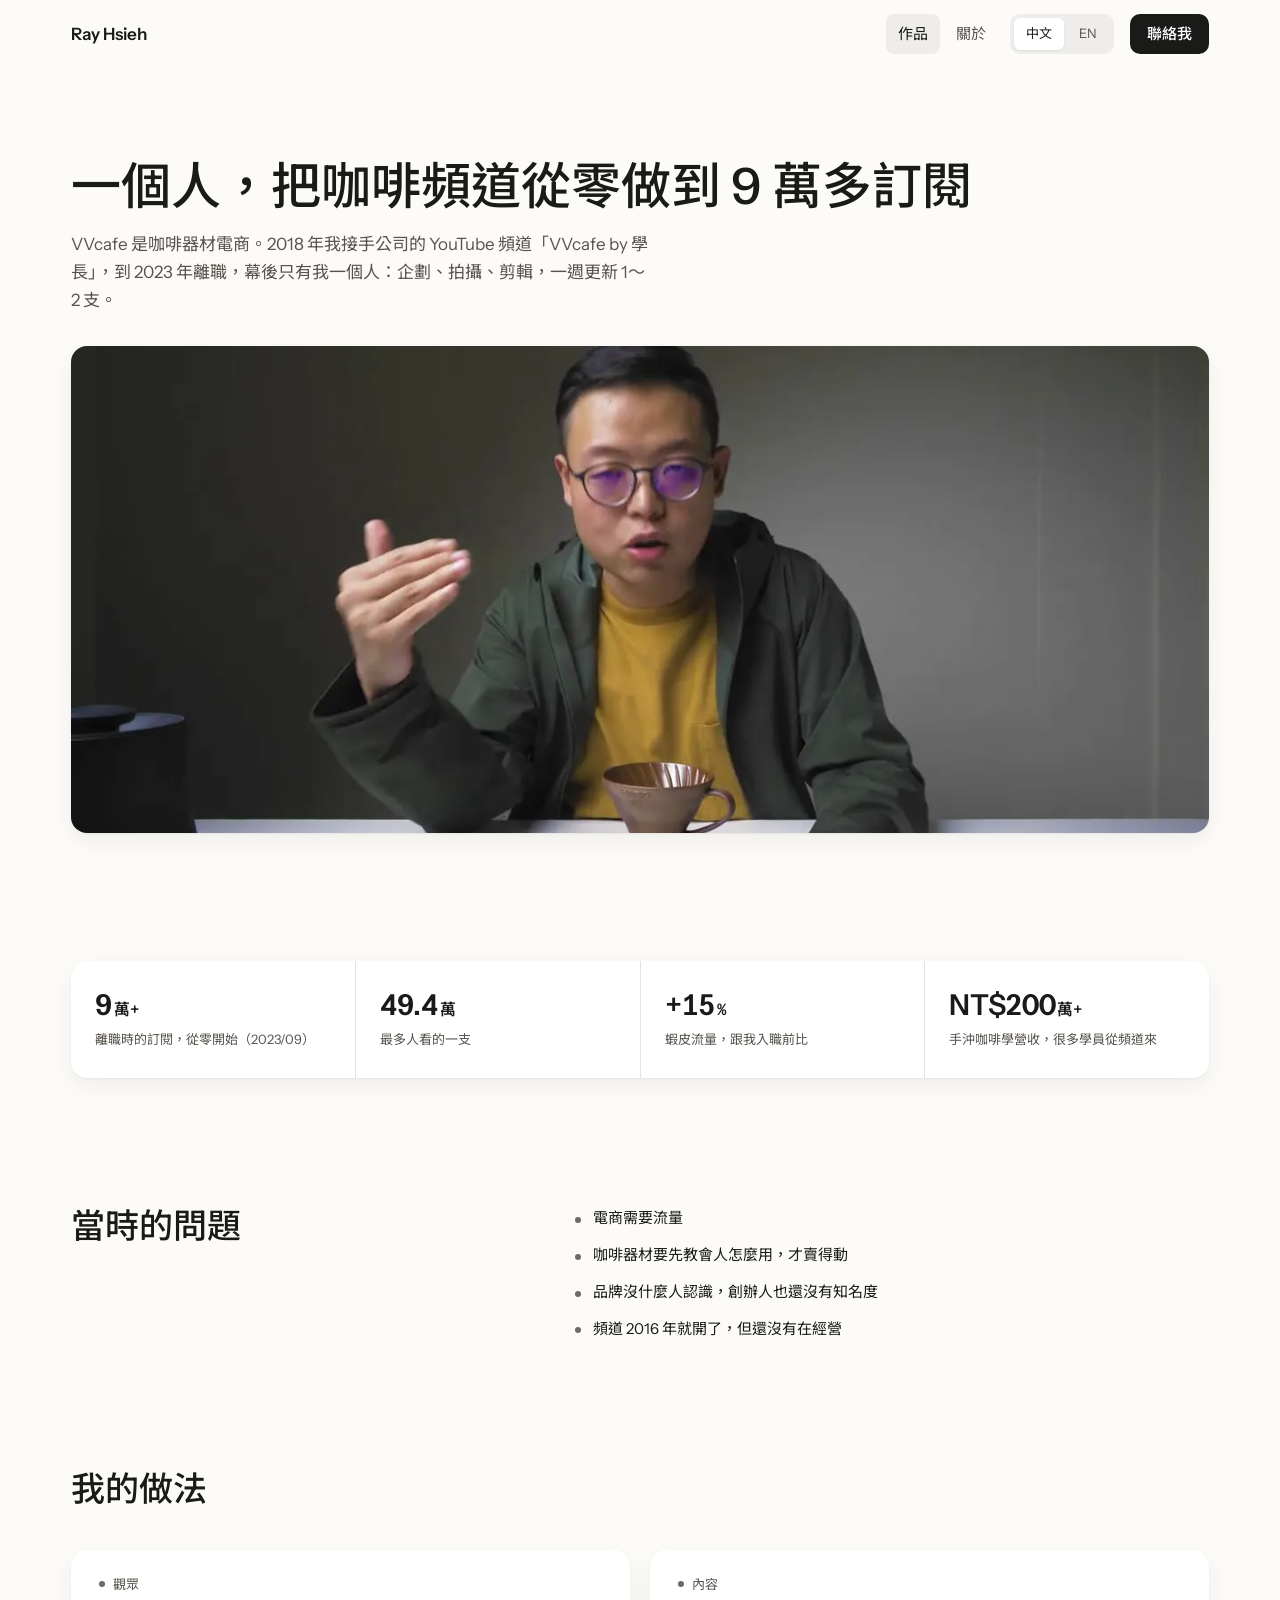
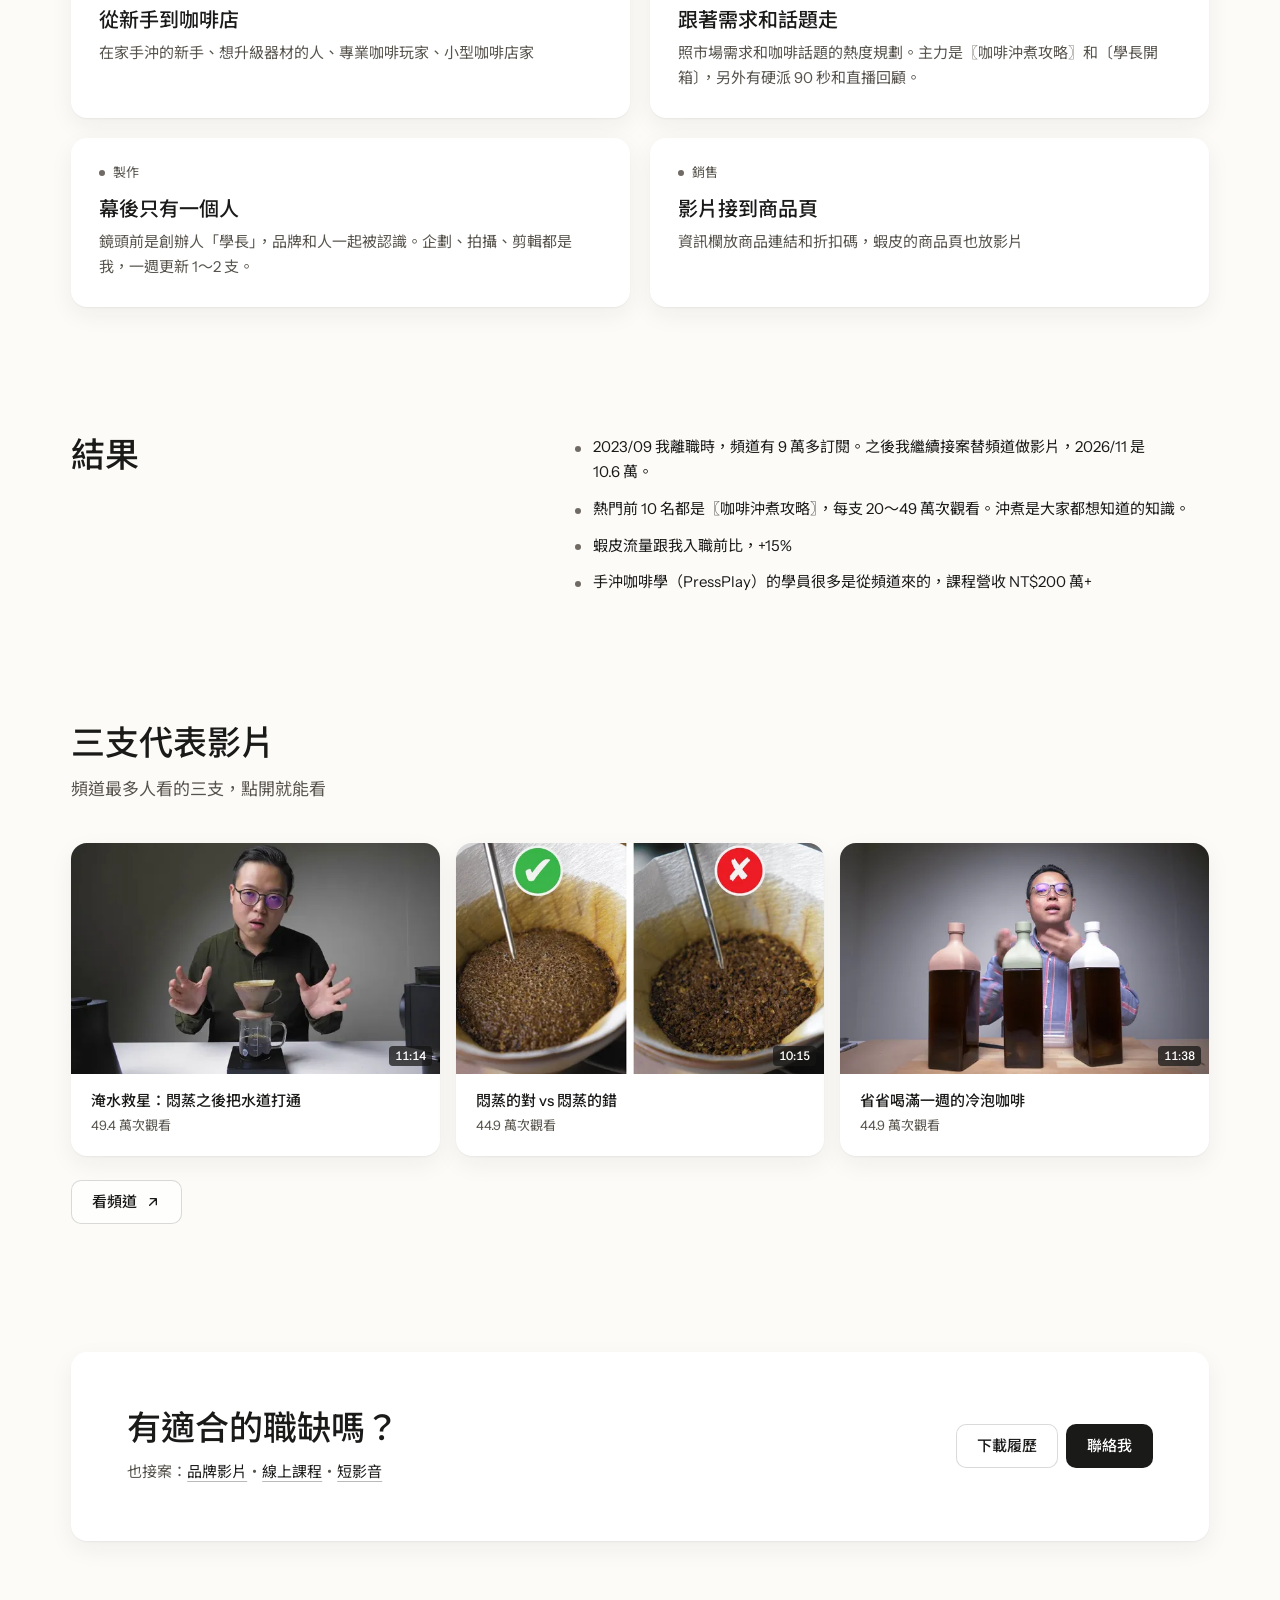
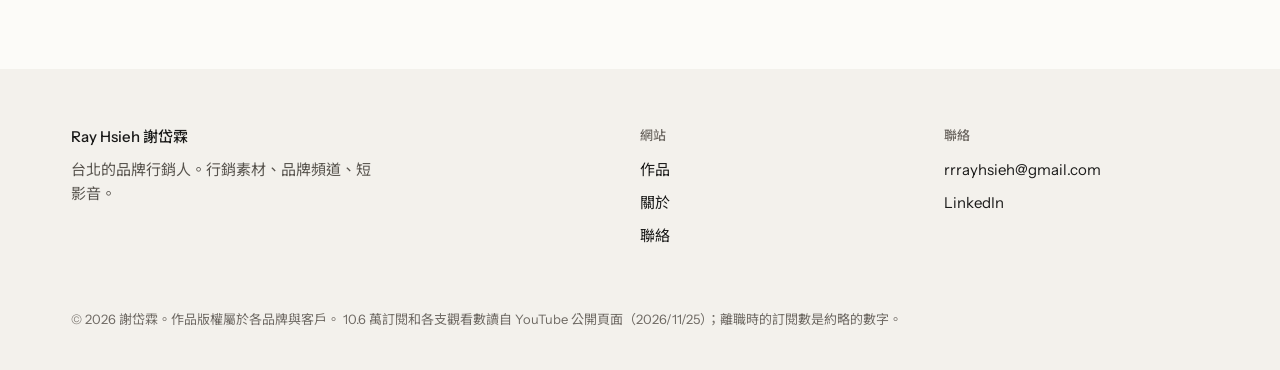
<file: case-vvcafe.html>
<!doctype html>
<html lang="zh-Hant" data-lang="zh" data-title-en="Case study: the VVcafe channel | Ray Hsieh" data-desc-en="How I built VVcafe&#x27;s YouTube channel from zero to over 90,000 subscribers as a team of one: the problem, what I did, and what happened.">
<head>
<meta charset="utf-8">
<meta name="viewport" content="width=device-width, initial-scale=1">
<title>案例：VVcafe 頻道｜謝岱霖 Ray Hsieh</title>
<meta name="description" content="我一個人做幕後，把 VVcafe 的 YouTube 頻道從零做到 9 萬多訂閱：當時的問題、做法與結果。">
<meta property="og:type" content="website">
<meta property="og:title" content="案例：VVcafe 頻道｜謝岱霖 Ray Hsieh">
<meta property="og:description" content="我一個人做幕後，把 VVcafe 的 YouTube 頻道從零做到 9 萬多訂閱：當時的問題、做法與結果。">
<meta property="og:image" content="https://rrrayhsieh.github.io/portfolio/assets/og.jpg?v=7285c92c">
<meta name="twitter:card" content="summary_large_image">
<meta name="theme-color" content="#fcfbf8">
<link rel="icon" href="favicon.svg" type="image/svg+xml">
<link rel="icon" href="assets/icon-64.png" type="image/png" sizes="64x64">
<link rel="apple-touch-icon" href="assets/icon-180.png">
<script>
  (function () {
    var d = document.documentElement;
    d.classList.add('js');
    try {
      var q = new URLSearchParams(location.search).get('lang');
      var l = q || localStorage.getItem('lang');
      if (l === 'en') { d.setAttribute('data-lang', 'en'); d.lang = 'en'; }
    } catch (e) {}
  })();
</script>
<link rel="preconnect" href="https://fonts.googleapis.com">
<link rel="preconnect" href="https://fonts.gstatic.com" crossorigin>
<link rel="stylesheet" href="https://fonts.googleapis.com/css2?family=Instrument+Sans:wght@400;500;600&amp;family=Noto+Sans+TC:wght@400;500;600&amp;display=swap">
<link rel="stylesheet" href="assets/css/site.css?v=947e409a">
</head>
<body>
<a class="skip" href="#main"><span data-l="zh">跳到內容</span><span data-l="en">Skip to content</span></a>
<header class="nav">
  <div class="wrap nav-in">
    <a class="logo" href="index.html">Ray Hsieh</a>
    <nav class="nav-links" id="menu" aria-label="主選單" data-aria-en="Main">
      <a href="work.html" aria-current="true"><span data-l="zh">作品</span><span data-l="en">Work</span></a>
      <a href="about.html"><span data-l="zh">關於</span><span data-l="en">About</span></a>
      <div class="lang" role="group" aria-label="語言" data-aria-en="Language">
        <button type="button" data-set-lang="zh" aria-pressed="true" lang="zh-Hant">中文</button>
        <button type="button" data-set-lang="en" aria-pressed="false" lang="en">EN</button>
      </div>
    </nav>
    <a class="btn btn-dark nav-cta" href="contact.html"><span data-l="zh">聯絡我</span><span data-l="en">Contact</span></a>
    <button class="menu-btn" type="button" aria-expanded="false" aria-controls="menu" aria-label="選單" data-aria-en="Menu" data-menu>
      <svg viewBox="0 0 24 24" aria-hidden="true"><path class="m1" d="M4 8h16"/><path class="m2" d="M4 16h16"/></svg>
    </button>
  </div>
</header>

<main id="main">
<section class="top">
  <div class="wrap">
    <h1 class="h1"><span data-l="zh"><span class="nowrap">一個人，</span><span class="nowrap">把咖啡頻道</span><span class="nowrap">從零做到 9 萬多訂閱</span></span><span data-l="en">From zero to 90k, as a team of one</span></h1>
    <p class="lead"><span data-l="zh">VVcafe 是咖啡器材電商。2018 年我接手公司的 YouTube 頻道「VVcafe by 學長」，到 2023 年離職，幕後只有我一個人：企劃、拍攝、剪輯，一週更新 1～2 支。</span><span data-l="en">VVcafe sells coffee gear online. In 2018 I took over its YouTube channel, VVcafe by 學長, and until I left in 2023 I was the whole team behind the camera: planning, shooting and editing, one or two videos a week.</span></p>
    <div class="case-hero card" data-reveal><img src="assets/img/vv-host.webp" alt="" width="1280" height="720" decoding="async"></div>
  </div>
</section>

<section class="section" aria-labelledby="fig-h">
  <div class="wrap">
    <h2 class="vh" id="fig-h"><span data-l="zh">結果數字</span><span data-l="en">In numbers</span></h2>
    <dl class="figures four" data-reveal><div><dt><span data-l="zh">離職時的訂閱，從零開始（2023/09）</span><span data-l="en">Subscribers when I left, from zero (09/2023)</span></dt><dd><span data-l="zh">9<small>萬+</small></span><span data-l="en">90<small>k+</small></span></dd></div><div><dt><span data-l="zh">最多人看的一支</span><span data-l="en">Views on the most-watched video</span></dt><dd><span data-l="zh">49.4<small>萬</small></span><span data-l="en">494<small>k</small></span></dd></div><div><dt><span data-l="zh">蝦皮流量，跟我入職前比</span><span data-l="en">Shopee traffic, against before I joined</span></dt><dd><span data-l="zh">+15<small>%</small></span><span data-l="en">+15<small>%</small></span></dd></div><div><dt><span data-l="zh">手沖咖啡學營收，很多學員從頻道來</span><span data-l="en">Pour-over course revenue, many students from the channel</span></dt><dd><span data-l="zh">NT$200<small>萬+</small></span><span data-l="en">NT$2<small>M+</small></span></dd></div></dl>
  </div>
</section>

<section class="section" aria-labelledby="problem-h">
  <div class="wrap case-split">
    <div class="section-head"><h2 class="h2" id="problem-h" data-reveal><span data-l="zh">當時的問題</span><span data-l="en">The problem</span></h2></div>
    <ul class="case-list" role="list" data-reveal>
      <li><span data-l="zh">電商需要流量</span><span data-l="en">The online store needed traffic</span></li>
      <li><span data-l="zh">咖啡器材要先教會人怎麼用，才賣得動</span><span data-l="en">Coffee gear only sells once people know how to use it</span></li>
      <li><span data-l="zh">品牌沒什麼人認識，創辦人也還沒有知名度</span><span data-l="en">Few people knew the brand, or its founder</span></li>
      <li><span data-l="zh">頻道 2016 年就開了，但還沒有在經營</span><span data-l="en">The channel had been there since 2016, with nothing on it yet</span></li>
    </ul>
  </div>
</section>

<section class="section" aria-labelledby="how-h">
  <div class="wrap">
    <div class="section-head"><h2 class="h2" id="how-h" data-reveal><span data-l="zh">我的做法</span><span data-l="en">What I did</span></h2></div>
    <div class="why"><div class="card why-card" data-reveal><p class="why-tag"><span data-l="zh">觀眾</span><span data-l="en">Audience</span></p><div><h3 class="h3"><span data-l="zh">從新手到咖啡店</span><span data-l="en">From beginners to cafés</span></h3><p><span data-l="zh">在家手沖的新手、想升級器材的人、專業咖啡玩家、小型咖啡店家</span><span data-l="en">Home brewers starting out, people upgrading their gear, serious coffee hobbyists and small coffee shops</span></p></div></div><div class="card why-card" data-reveal><p class="why-tag"><span data-l="zh">內容</span><span data-l="en">Content</span></p><div><h3 class="h3"><span data-l="zh">跟著需求和話題走</span><span data-l="en">Led by demand</span></h3><p><span data-l="zh">照市場需求和咖啡話題的熱度規劃。主力是〖咖啡沖煮攻略〗和〔學長開箱〕，另外有硬派 90 秒和直播回顧。</span><span data-l="en">Planned around what people wanted and which coffee topics were hot. Two main series, brewing guides and unboxings, plus 90-second deep dives and live-stream replays.</span></p></div></div><div class="card why-card" data-reveal><p class="why-tag"><span data-l="zh">製作</span><span data-l="en">Production</span></p><div><h3 class="h3"><span data-l="zh">幕後只有一個人</span><span data-l="en">A team of one</span></h3><p><span data-l="zh">鏡頭前是創辦人「學長」，品牌和人一起被認識。企劃、拍攝、剪輯都是我，一週更新 1～2 支。</span><span data-l="en">The founder hosts on camera, so the brand and the person become known together. Planning, shooting and editing were all mine, one or two videos a week.</span></p></div></div><div class="card why-card" data-reveal><p class="why-tag"><span data-l="zh">銷售</span><span data-l="en">Sales</span></p><div><h3 class="h3"><span data-l="zh">影片接到商品頁</span><span data-l="en">Videos that lead to the shop</span></h3><p><span data-l="zh">資訊欄放商品連結和折扣碼，蝦皮的商品頁也放影片</span><span data-l="en">Product links and discount codes in the descriptions, and the videos on the Shopee product pages</span></p></div></div></div>
  </div>
</section>

<section class="section" aria-labelledby="result-h">
  <div class="wrap case-split">
    <div class="section-head"><h2 class="h2" id="result-h" data-reveal><span data-l="zh">結果</span><span data-l="en">What happened</span></h2></div>
    <ul class="case-list" role="list" data-reveal>
      <li><span data-l="zh">2023/09 我離職時，頻道有 9 萬多訂閱。之後我繼續接案替頻道做影片，2026/11 是 10.6 萬。</span><span data-l="en">When I left in 09/2023 the channel had over 90,000 subscribers. I have kept making its videos as a freelancer since, and it stands at 106,000 in 11/2026.</span></li>
      <li><span data-l="zh">熱門前 10 名都是〖咖啡沖煮攻略〗，每支 20～49 萬次觀看。沖煮是大家都想知道的知識。</span><span data-l="en">All ten of the most-watched videos are brewing guides, at 200,000 to 490,000 views each. Brewing is what everyone wants to know.</span></li>
      <li><span data-l="zh">蝦皮流量跟我入職前比，+15%</span><span data-l="en">Shopee traffic rose 15% against before I joined</span></li>
      <li><span data-l="zh">手沖咖啡學（PressPlay）的學員很多是從頻道來的，課程營收 NT$200 萬+</span><span data-l="en">Many students of the pour-over course on PressPlay came from the channel, and the course earned over NT$2M</span></li>
    </ul>
  </div>
</section>

<section class="section" aria-labelledby="vid-h">
  <div class="wrap">
    <div class="section-head"><h2 class="h2" id="vid-h" data-reveal><span data-l="zh">三支代表影片</span><span data-l="en">Three of the videos</span></h2><p class="lead" data-reveal><span data-l="zh">頻道最多人看的三支，點開就能看</span><span data-l="en">The three most-watched, ready to play</span></p></div>
    <div class="case-videos"><a class="card other" href="https://www.youtube.com/watch?v=hA8gF4oqg1s" data-work="vv-flood" data-n="0" data-start="0" rel="noopener" target="_blank" data-reveal><div class="card-pic"><img src="assets/img/vv-flood-3-s.webp" alt="" loading="lazy" decoding="async"><span class="dur"><span class="vh"><span data-l="zh">片長</span><span data-l="en">Length</span> </span>11:14</span></div><div class="card-body"><h3><span data-l="zh">淹水救星：悶蒸之後把水道打通</span><span data-l="en">When the brew floods: open it up after the bloom</span></h3><p><span data-l="zh">49.4 萬次觀看</span><span data-l="en">494k views</span></p></div></a><a class="card other" href="https://www.youtube.com/watch?v=RjA1AOIiHQU" data-work="vv-bloom" data-n="0" data-start="0" rel="noopener" target="_blank" data-reveal><div class="card-pic"><img src="assets/img/vv-bloom-0-s.webp" alt="" loading="lazy" decoding="async"><span class="dur"><span class="vh"><span data-l="zh">片長</span><span data-l="en">Length</span> </span>10:15</span></div><div class="card-body"><h3><span data-l="zh">悶蒸的對 vs 悶蒸的錯</span><span data-l="en">Blooming, right and wrong</span></h3><p><span data-l="zh">44.9 萬次觀看</span><span data-l="en">449k views</span></p></div></a><a class="card other" href="https://www.youtube.com/watch?v=3LHhqrKObF4" data-work="vv-coldbrew" data-n="0" data-start="0" rel="noopener" target="_blank" data-reveal><div class="card-pic"><img src="assets/img/vv-coldbrew-2-s.webp" alt="" loading="lazy" decoding="async"><span class="dur"><span class="vh"><span data-l="zh">片長</span><span data-l="en">Length</span> </span>11:38</span></div><div class="card-body"><h3><span data-l="zh">省省喝滿一週的冷泡咖啡</span><span data-l="en">A week of cold brew, on a budget</span></h3><p><span data-l="zh">44.9 萬次觀看</span><span data-l="en">449k views</span></p></div></a></div>
    <p class="case-more"><a class="btn btn-line" href="https://www.youtube.com/@VVcafeby" rel="noopener" target="_blank"><span data-l="zh">看頻道</span><span data-l="en">See the channel</span><svg viewBox="0 0 24 24" aria-hidden="true"><path d="M7 17 17 7M8 7h9v9"/></svg></a></p>
  </div>
</section>

<section class="wrap next" aria-labelledby="cta-h">
  <div class="card next-card" data-reveal>
    <div>
      <h2 class="h2" id="cta-h"><span data-l="zh">有適合的職缺嗎？</span><span data-l="en">Have a role in mind?</span></h2>
      <p class="next-types"><span data-l="zh">也接案：</span><span data-l="en">Also taking projects: </span><a href="contact.html?type=brand#form"><span data-l="zh">品牌影片</span><span data-l="en">brand film</span></a><span data-l="zh">・</span><span data-l="en">, </span><a href="contact.html?type=course#form"><span data-l="zh">線上課程</span><span data-l="en">online course</span></a><span data-l="zh">・</span><span data-l="en">, </span><a href="contact.html?type=shorts#form"><span data-l="zh">短影音</span><span data-l="en">shorts</span></a></p>
    </div>
    <div class="next-btns"><a class="btn btn-line" href="assets/cv/Ray_Hsieh_CV_zh.pdf" download><span data-l="zh">下載履歷</span><span data-l="en">Download CV (Chinese)</span></a><a class="btn btn-dark" href="contact.html"><span data-l="zh">聯絡我</span><span data-l="en">Contact</span></a></div>
  </div>
</section>
</main>
<footer class="foot">
  <div class="wrap foot-in">
    <div class="foot-name"><b>Ray Hsieh 謝岱霖</b><p><span data-l="zh">台北的品牌行銷人。行銷素材、品牌頻道、短影音。</span><span data-l="en">A brand marketer in Taipei: marketing content, brand channels, short-form video.</span></p></div>
    <div><h2 class="foot-h"><span data-l="zh">網站</span><span data-l="en">Site</span></h2><ul role="list"><li><a href="work.html"><span data-l="zh">作品</span><span data-l="en">Work</span></a></li><li><a href="about.html"><span data-l="zh">關於</span><span data-l="en">About</span></a></li><li><a href="contact.html"><span data-l="zh">聯絡</span><span data-l="en">Contact</span></a></li></ul></div>
    <div><h2 class="foot-h"><span data-l="zh">聯絡</span><span data-l="en">Contact</span></h2><ul role="list"><li><a href="mailto:rrrayhsieh@gmail.com?subject=%E4%BD%9C%E5%93%81%E9%9B%86%E4%BE%86%E4%BF%A1" data-href-en="mailto:rrrayhsieh@gmail.com?subject=Portfolio%20enquiry">rrrayhsieh@gmail.com</a></li><li><a href="https://www.linkedin.com/in/tailinhsieh" rel="noopener" target="_blank">LinkedIn</a></li></ul></div>
    <p class="legal"><span data-l="zh">© 2026 謝岱霖。作品版權屬於各品牌與客戶。</span><span data-l="en">© 2026 Tai Lin (Ray) Hsieh. The works belong to their brands and clients.</span> <span data-l="zh">10.6 萬訂閱和各支觀看數讀自 YouTube 公開頁面（2026/11/25）；離職時的訂閱數是約略的數字。</span><span data-l="en">The 106k subscribers and the view counts were read from public YouTube pages on 25 November 2026; the count when I left is approximate.</span></p>
  </div>
</footer>
<dialog class="player" id="player" aria-labelledby="player-title">
  <div class="player-stage" data-stage></div>
  <div class="player-meta">
    <h2 id="player-title" data-title></h2>
    <p class="muted" data-sub></p>
    <div class="player-actions">
      <a class="btn btn-line" data-out rel="noopener" target="_blank" hidden></a>
      <button type="button" class="btn btn-line" data-close autofocus><span data-l="zh">關閉</span><span data-l="en">Close</span></button>
      <a class="btn btn-dark" data-ask href="contact.html"><span data-l="zh">聯絡我</span><span data-l="en">Contact</span></a>
    </div>
  </div>
</dialog>
<script src="assets/js/works.js?v=3ee1a5bb" defer></script>
<script src="assets/js/site.js?v=c15c9e12" defer></script>
</body>
</html>
</file>
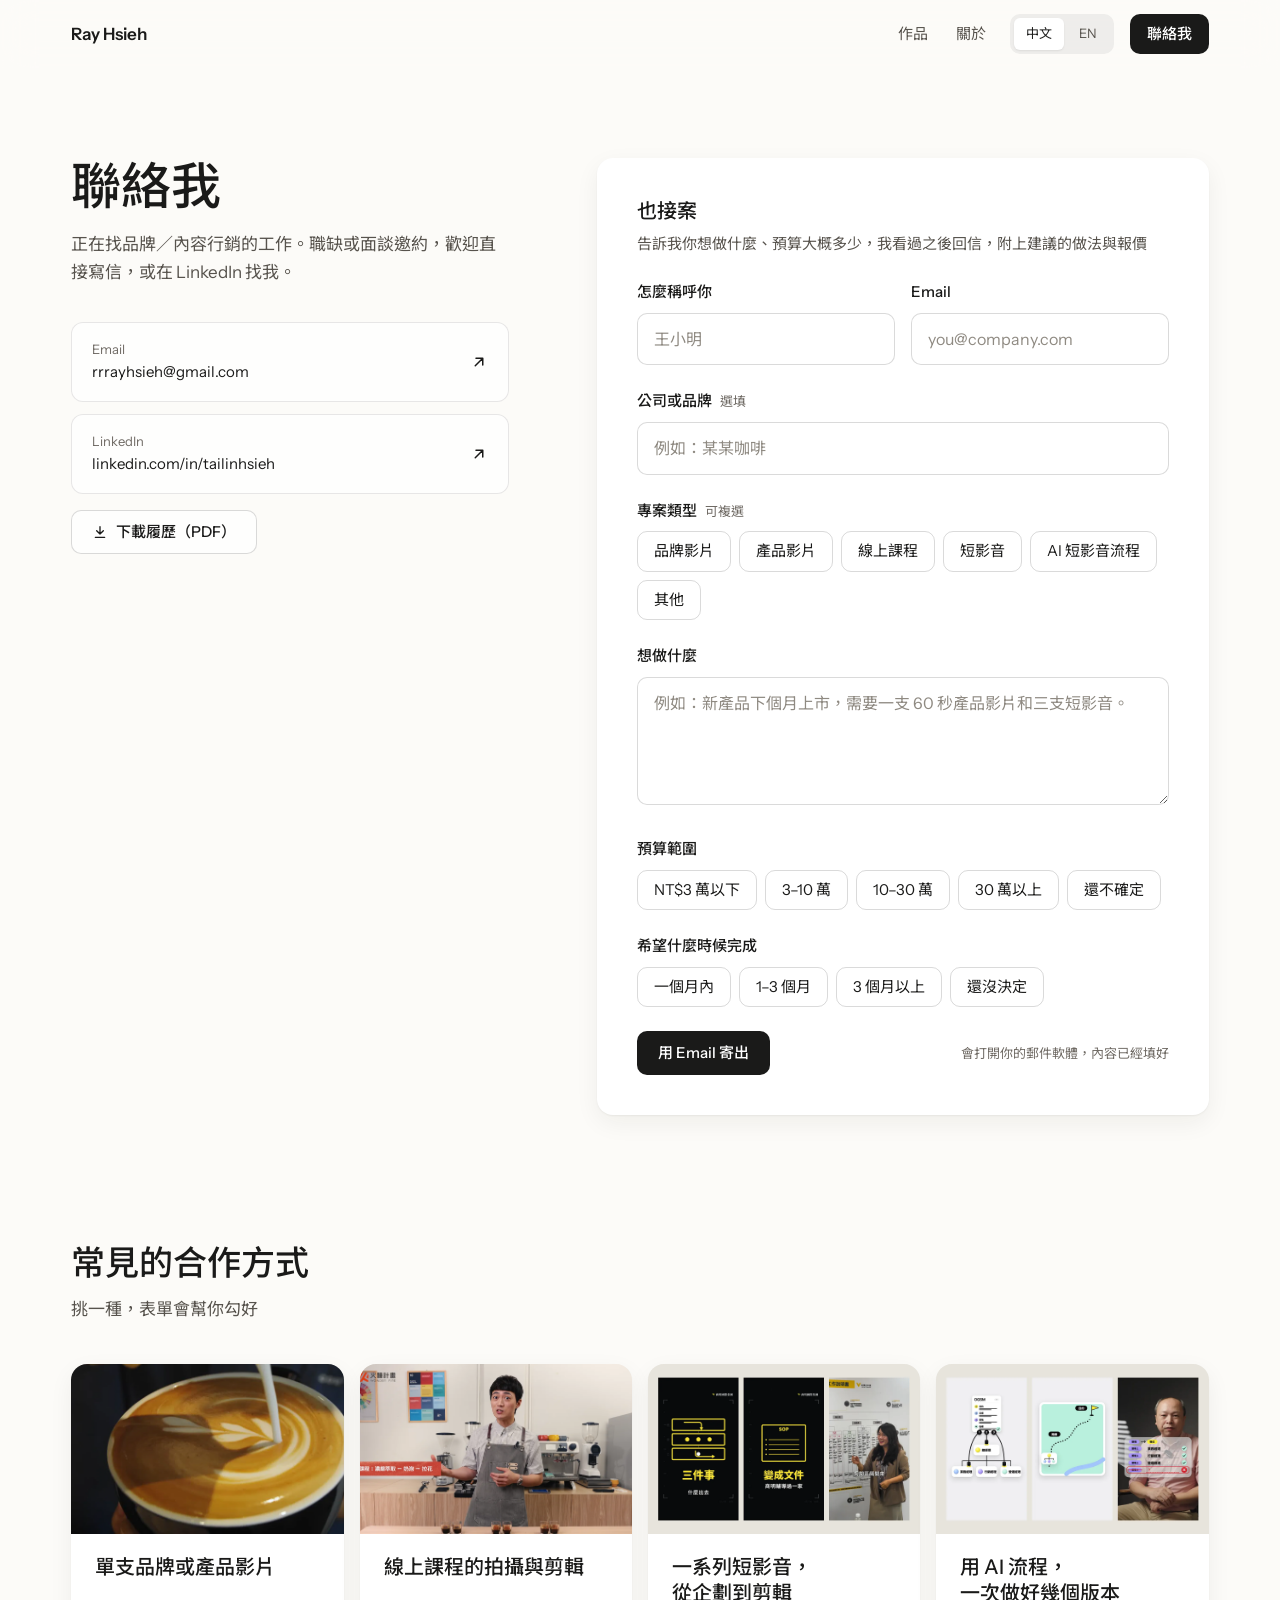
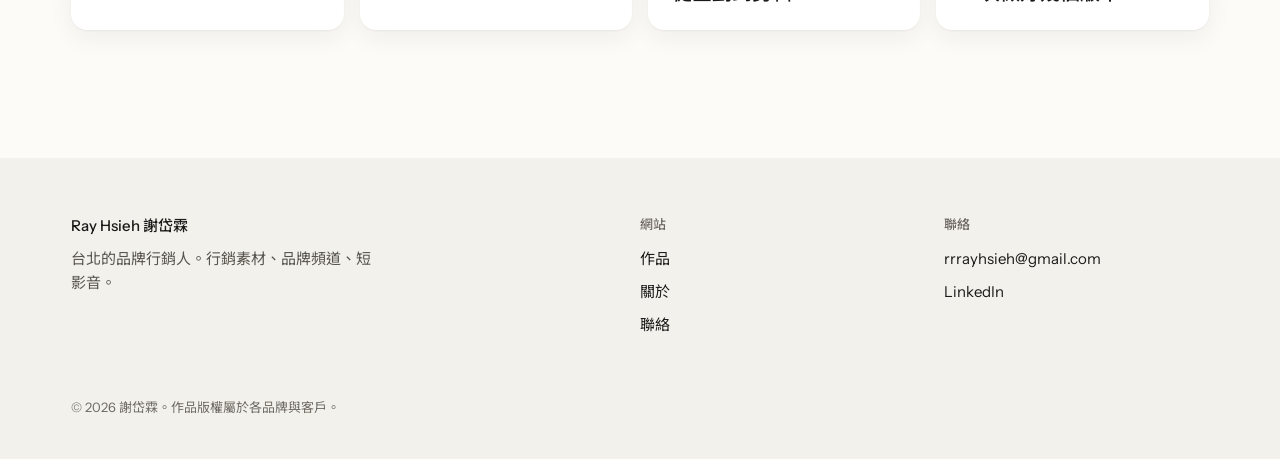
<file: contact.html>
<!doctype html>
<html lang="zh-Hant" data-lang="zh" data-title-en="Contact | Ray Hsieh" data-desc-en="Looking for a role in brand or content marketing: email me or find me on LinkedIn. Also taking projects.">
<head>
<meta charset="utf-8">
<meta name="viewport" content="width=device-width, initial-scale=1">
<title>聯絡｜謝岱霖 Ray Hsieh</title>
<meta name="description" content="正在找品牌／內容行銷的工作，歡迎寫信或在 LinkedIn 聯絡；也接案。">
<meta property="og:type" content="website">
<meta property="og:title" content="聯絡｜謝岱霖 Ray Hsieh">
<meta property="og:description" content="正在找品牌／內容行銷的工作，歡迎寫信或在 LinkedIn 聯絡；也接案。">
<meta property="og:image" content="https://rrrayhsieh.github.io/portfolio/assets/og.jpg?v=7285c92c">
<meta name="twitter:card" content="summary_large_image">
<meta name="theme-color" content="#fcfbf8">
<link rel="icon" href="favicon.svg" type="image/svg+xml">
<link rel="icon" href="assets/icon-64.png" type="image/png" sizes="64x64">
<link rel="apple-touch-icon" href="assets/icon-180.png">
<script>
  (function () {
    var d = document.documentElement;
    d.classList.add('js');
    try {
      var q = new URLSearchParams(location.search).get('lang');
      var l = q || localStorage.getItem('lang');
      if (l === 'en') { d.setAttribute('data-lang', 'en'); d.lang = 'en'; }
    } catch (e) {}
  })();
</script>
<link rel="preconnect" href="https://fonts.googleapis.com">
<link rel="preconnect" href="https://fonts.gstatic.com" crossorigin>
<link rel="stylesheet" href="https://fonts.googleapis.com/css2?family=Instrument+Sans:wght@400;500;600&amp;family=Noto+Sans+TC:wght@400;500;600&amp;display=swap">
<link rel="stylesheet" href="assets/css/site.css?v=947e409a">
</head>
<body>
<a class="skip" href="#main"><span data-l="zh">跳到內容</span><span data-l="en">Skip to content</span></a>
<header class="nav">
  <div class="wrap nav-in">
    <a class="logo" href="index.html">Ray Hsieh</a>
    <nav class="nav-links" id="menu" aria-label="主選單" data-aria-en="Main">
      <a href="work.html"><span data-l="zh">作品</span><span data-l="en">Work</span></a>
      <a href="about.html"><span data-l="zh">關於</span><span data-l="en">About</span></a>
      <div class="lang" role="group" aria-label="語言" data-aria-en="Language">
        <button type="button" data-set-lang="zh" aria-pressed="true" lang="zh-Hant">中文</button>
        <button type="button" data-set-lang="en" aria-pressed="false" lang="en">EN</button>
      </div>
    </nav>
    <a class="btn btn-dark nav-cta" href="contact.html" aria-current="page"><span data-l="zh">聯絡我</span><span data-l="en">Contact</span></a>
    <button class="menu-btn" type="button" aria-expanded="false" aria-controls="menu" aria-label="選單" data-aria-en="Menu" data-menu>
      <svg viewBox="0 0 24 24" aria-hidden="true"><path class="m1" d="M4 8h16"/><path class="m2" d="M4 16h16"/></svg>
    </button>
  </div>
</header>

<main id="main">
<section class="contact">
  <div class="wrap contact-in">
    <div>
      <h1 class="h1"><span data-l="zh">聯絡我</span><span data-l="en">Get in touch</span></h1>
      <p class="lead"><span data-l="zh">正在找品牌／內容行銷的工作。職缺或面談邀約，歡迎直接寫信，或在 LinkedIn 找我。</span><span data-l="en">I’m looking for a role in brand or content marketing. For openings or interviews, email me or find me on LinkedIn.</span></p>
      <div class="direct">
        <a href="mailto:rrrayhsieh@gmail.com?subject=%E4%BD%9C%E5%93%81%E9%9B%86%E4%BE%86%E4%BF%A1" data-href-en="mailto:rrrayhsieh@gmail.com?subject=Portfolio%20enquiry"><span><small>Email</small>rrrayhsieh@gmail.com</span><svg viewBox="0 0 24 24" aria-hidden="true"><path d="M7 17 17 7M8 7h9v9"/></svg></a>
        <a href="https://www.linkedin.com/in/tailinhsieh" rel="noopener" target="_blank"><span><small>LinkedIn</small>linkedin.com/in/tailinhsieh</span><svg viewBox="0 0 24 24" aria-hidden="true"><path d="M7 17 17 7M8 7h9v9"/></svg></a>
      </div>
      <p class="direct-cv"><a class="btn btn-line" href="assets/cv/Ray_Hsieh_CV_zh.pdf" download><svg viewBox="0 0 24 24" aria-hidden="true"><path d="M12 4v11M7 10l5 5 5-5M5 20h14"/></svg><span data-l="zh">下載履歷（PDF）</span><span data-l="en">Download CV (PDF, Chinese)</span></a></p>
    </div>

    <form class="form card" id="form" data-contact novalidate>
      <div class="form-head"><h2 class="h3"><span data-l="zh">也接案</span><span data-l="en">Also taking projects</span></h2><p><span data-l="zh">告訴我你想做什麼、預算大概多少，我看過之後回信，附上建議的做法與報價</span><span data-l="en">Tell me what you have in mind and roughly the budget, and I’ll reply with a suggested approach and a quote</span></p></div>
      <div class="row2">
        <div class="field"><label for="f-name"><span data-l="zh">怎麼稱呼你</span><span data-l="en">Your name</span></label><input type="text" id="f-name" name="name" autocomplete="name" required placeholder="王小明" data-placeholder-en="Jane Chen"></div>
        <div class="field"><label for="f-email">Email</label><input type="email" id="f-email" name="email" autocomplete="email" required placeholder="you@company.com"></div>
      </div>
      <div class="field"><label for="f-org"><span data-l="zh">公司或品牌</span><span data-l="en">Company or brand</span><small><span data-l="zh">選填</span><span data-l="en">optional</span></small></label><input type="text" id="f-org" name="org" autocomplete="organization" placeholder="例如：某某咖啡" data-placeholder-en="e.g. Acme Coffee"></div>
      <fieldset class="field">
        <legend><span data-l="zh">專案類型</span><span data-l="en">Project type</span><small><span data-l="zh">可複選</span><span data-l="en">choose any</span></small></legend>
        <div class="chips"><label><input type="checkbox" name="type" value="品牌影片" data-key="brand"><span><span data-l="zh">品牌影片</span><span data-l="en">Brand film</span></span></label><label><input type="checkbox" name="type" value="產品影片" data-key="product"><span><span data-l="zh">產品影片</span><span data-l="en">Product film</span></span></label><label><input type="checkbox" name="type" value="線上課程" data-key="course"><span><span data-l="zh">線上課程</span><span data-l="en">Online course</span></span></label><label><input type="checkbox" name="type" value="短影音" data-key="shorts"><span><span data-l="zh">短影音</span><span data-l="en">Shorts</span></span></label><label><input type="checkbox" name="type" value="AI 短影音流程" data-key="ai"><span><span data-l="zh">AI 短影音流程</span><span data-l="en">AI short-video workflow</span></span></label><label><input type="checkbox" name="type" value="其他" data-key="other"><span><span data-l="zh">其他</span><span data-l="en">Other</span></span></label></div>
      </fieldset>
      <div class="field"><label for="f-need"><span data-l="zh">想做什麼</span><span data-l="en">What do you have in mind?</span></label><textarea id="f-need" name="need" required placeholder="例如：新產品下個月上市，需要一支 60 秒產品影片和三支短影音。" data-placeholder-en="e.g. A product launches next month; we need a 60-second product film and three shorts."></textarea></div>
      <fieldset class="field">
        <legend><span data-l="zh">預算範圍</span><span data-l="en">Budget</span></legend>
        <div class="chips"><label><input type="radio" name="budget" value="NT$3 萬以下"><span><span data-l="zh">NT$3 萬以下</span><span data-l="en">Under NT$30k</span></span></label><label><input type="radio" name="budget" value="3–10 萬"><span><span data-l="zh">3–10 萬</span><span data-l="en">NT$30k–100k</span></span></label><label><input type="radio" name="budget" value="10–30 萬"><span><span data-l="zh">10–30 萬</span><span data-l="en">NT$100k–300k</span></span></label><label><input type="radio" name="budget" value="30 萬以上"><span><span data-l="zh">30 萬以上</span><span data-l="en">Over NT$300k</span></span></label><label><input type="radio" name="budget" value="還不確定"><span><span data-l="zh">還不確定</span><span data-l="en">Not sure yet</span></span></label></div>
      </fieldset>
      <fieldset class="field">
        <legend><span data-l="zh">希望什麼時候完成</span><span data-l="en">Timeline</span></legend>
        <div class="chips"><label><input type="radio" name="when" value="一個月內"><span><span data-l="zh">一個月內</span><span data-l="en">Within a month</span></span></label><label><input type="radio" name="when" value="1–3 個月"><span><span data-l="zh">1–3 個月</span><span data-l="en">1–3 months</span></span></label><label><input type="radio" name="when" value="3 個月以上"><span><span data-l="zh">3 個月以上</span><span data-l="en">Over 3 months</span></span></label><label><input type="radio" name="when" value="還沒決定"><span><span data-l="zh">還沒決定</span><span data-l="en">Not decided</span></span></label></div>
      </fieldset>
      <p class="form-error" role="alert" data-error hidden></p>
      <div class="send">
        <button class="btn btn-dark" type="submit" data-submit><span data-mode="google"><span data-l="zh">送出</span><span data-l="en">Send</span></span><span data-mode="mail"><span data-l="zh">用 Email 寄出</span><span data-l="en">Send by email</span></span></button>
        <p class="send-note" data-note><span data-mode="google"><span data-l="zh">送出後我會收到通知，盡快回信</span><span data-l="en">I’m notified as soon as you send it</span></span><span data-mode="mail"><span data-l="zh">會打開你的郵件軟體，內容已經填好</span><span data-l="en">This opens your email app with everything filled in</span></span></p>
      </div>
      <div class="sent" data-sent hidden tabindex="-1">
        <h2 class="h3"><span data-l="zh">已經收到，謝謝</span><span data-l="en">Got it, thank you</span></h2>
        <p><span data-l="zh">我看過之後回信給你</span><span data-l="en">I’ll read it and reply to you</span></p>
      </div>
    </form>
  </div>
</section>

<section class="section ways" aria-labelledby="ways-h">
  <div class="wrap">
    <div class="section-head"><h2 class="h2" id="ways-h" data-reveal><span data-l="zh">常見的合作方式</span><span data-l="en">Common projects</span></h2><p class="lead" data-reveal><span data-l="zh">挑一種，表單會幫你勾好</span><span data-l="en">Pick one and the form ticks it for you</span></p></div>
    <ul class="ways-grid" role="list">
      <li data-reveal><a class="card" href="contact.html?type=brand#form" data-pick="brand"><div class="card-pic"><img src="assets/img/ways-brand.webp" alt="" loading="lazy" decoding="async"></div><div class="card-body"><h3 class="h3"><span data-l="zh"><span class="nowrap">單支品牌或</span><span class="nowrap">產品影片</span></span><span data-l="en">A single brand or product film</span></h3></div></a></li>
      <li data-reveal><a class="card" href="contact.html?type=course#form" data-pick="course"><div class="card-pic"><img src="assets/img/latte-main-2.webp" alt="" loading="lazy" decoding="async"></div><div class="card-body"><h3 class="h3"><span data-l="zh"><span class="nowrap">線上課程的</span><span class="nowrap">拍攝與剪輯</span></span><span data-l="en">Shooting and editing an online course</span></h3></div></a></li>
      <li data-reveal><a class="card" href="contact.html?type=shorts#form" data-pick="shorts"><div class="card-pic"><img src="assets/img/ways-series.webp" alt="" loading="lazy" decoding="async"></div><div class="card-body"><h3 class="h3"><span data-l="zh"><span class="nowrap">一系列短影音，</span><span class="nowrap">從企劃到剪輯</span></span><span data-l="en">A series of shorts, from planning to edit</span></h3></div></a></li>
      <li data-reveal><a class="card" href="contact.html?type=ai#form" data-pick="ai"><div class="card-pic"><img src="assets/img/ways-ai.webp" alt="" loading="lazy" decoding="async"></div><div class="card-body"><h3 class="h3"><span data-l="zh"><span class="nowrap">用 AI 流程，</span><span class="nowrap">一次做好幾個版本</span></span><span data-l="en">Several versions at once, with an AI workflow</span></h3></div></a></li>
    </ul>
  </div>
</section>
</main>
<footer class="foot">
  <div class="wrap foot-in">
    <div class="foot-name"><b>Ray Hsieh 謝岱霖</b><p><span data-l="zh">台北的品牌行銷人。行銷素材、品牌頻道、短影音。</span><span data-l="en">A brand marketer in Taipei: marketing content, brand channels, short-form video.</span></p></div>
    <div><h2 class="foot-h"><span data-l="zh">網站</span><span data-l="en">Site</span></h2><ul role="list"><li><a href="work.html"><span data-l="zh">作品</span><span data-l="en">Work</span></a></li><li><a href="about.html"><span data-l="zh">關於</span><span data-l="en">About</span></a></li><li><a href="contact.html"><span data-l="zh">聯絡</span><span data-l="en">Contact</span></a></li></ul></div>
    <div><h2 class="foot-h"><span data-l="zh">聯絡</span><span data-l="en">Contact</span></h2><ul role="list"><li><a href="mailto:rrrayhsieh@gmail.com?subject=%E4%BD%9C%E5%93%81%E9%9B%86%E4%BE%86%E4%BF%A1" data-href-en="mailto:rrrayhsieh@gmail.com?subject=Portfolio%20enquiry">rrrayhsieh@gmail.com</a></li><li><a href="https://www.linkedin.com/in/tailinhsieh" rel="noopener" target="_blank">LinkedIn</a></li></ul></div>
    <p class="legal"><span data-l="zh">© 2026 謝岱霖。作品版權屬於各品牌與客戶。</span><span data-l="en">© 2026 Tai Lin (Ray) Hsieh. The works belong to their brands and clients.</span></p>
  </div>
</footer>
<script src="assets/js/form-config.js?v=1e632b9d" defer></script>
<script src="assets/js/site.js?v=c15c9e12" defer></script>
</body>
</html>
</file>
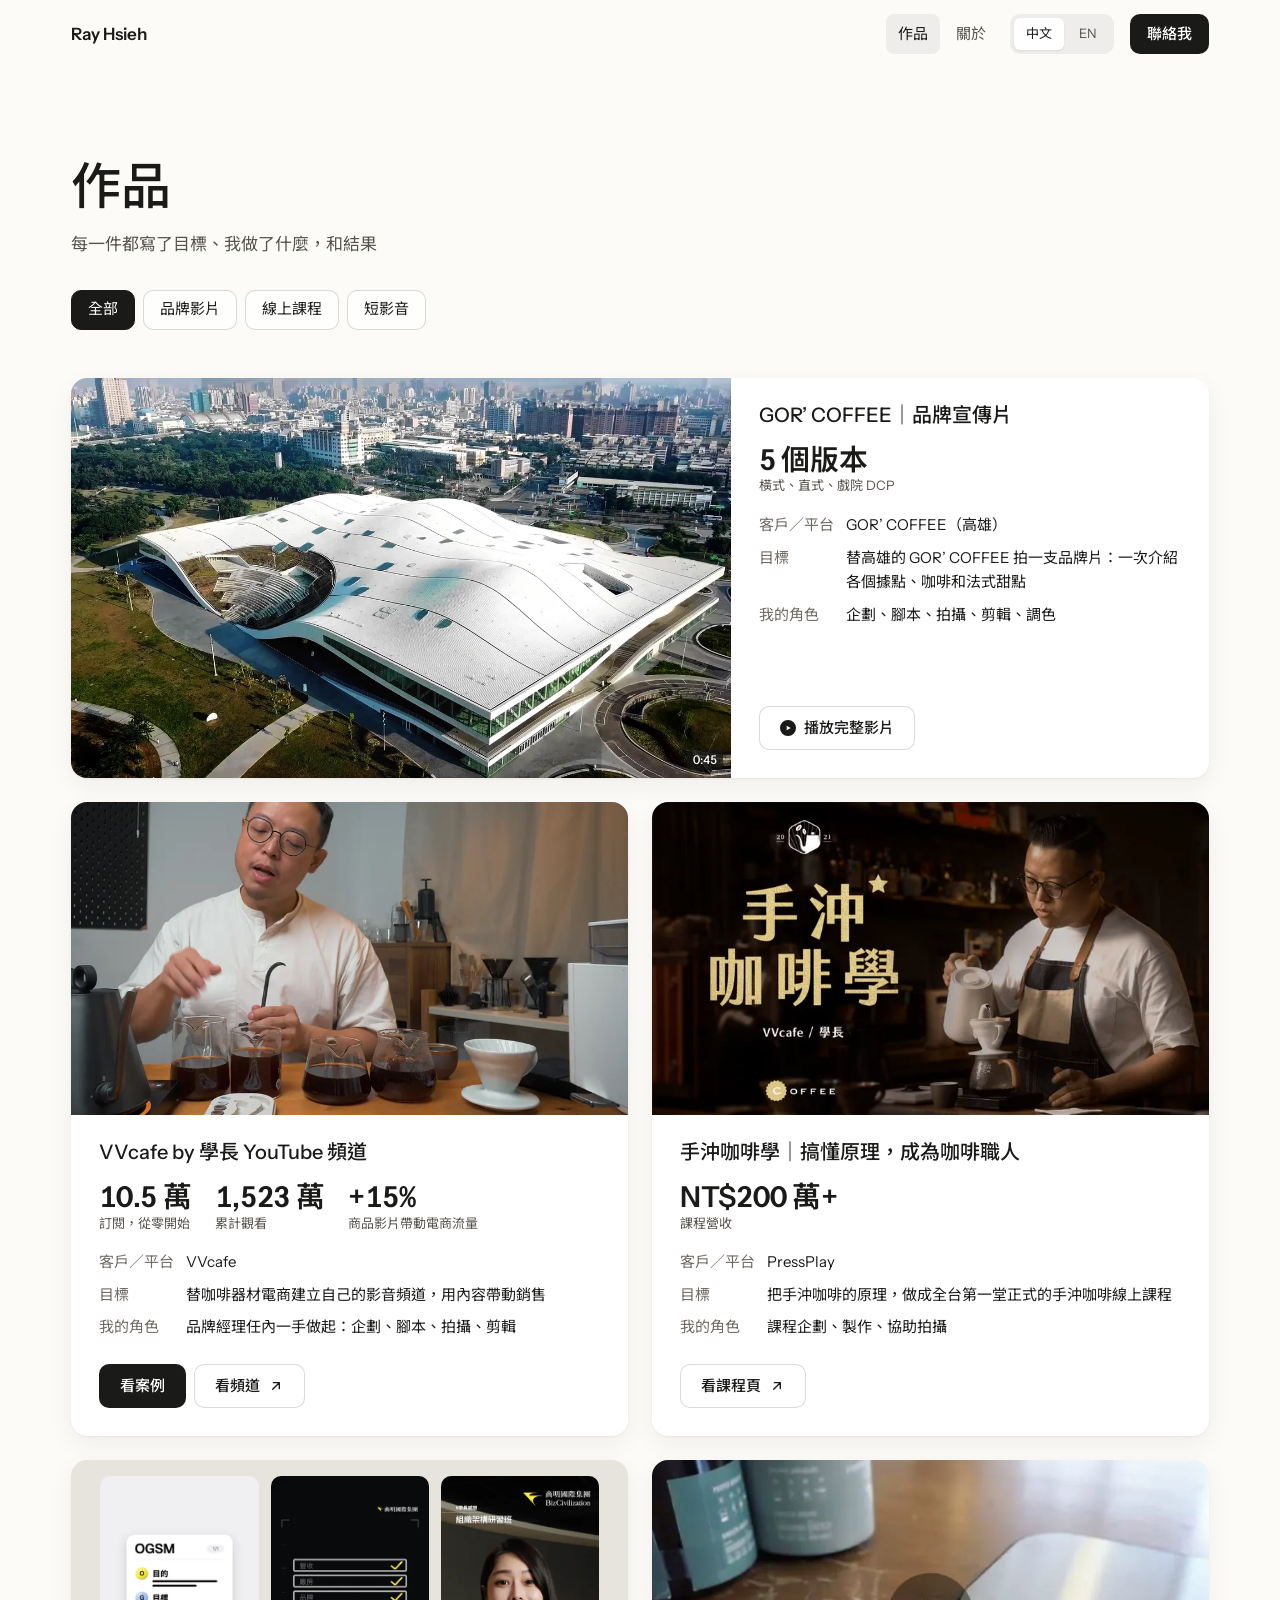
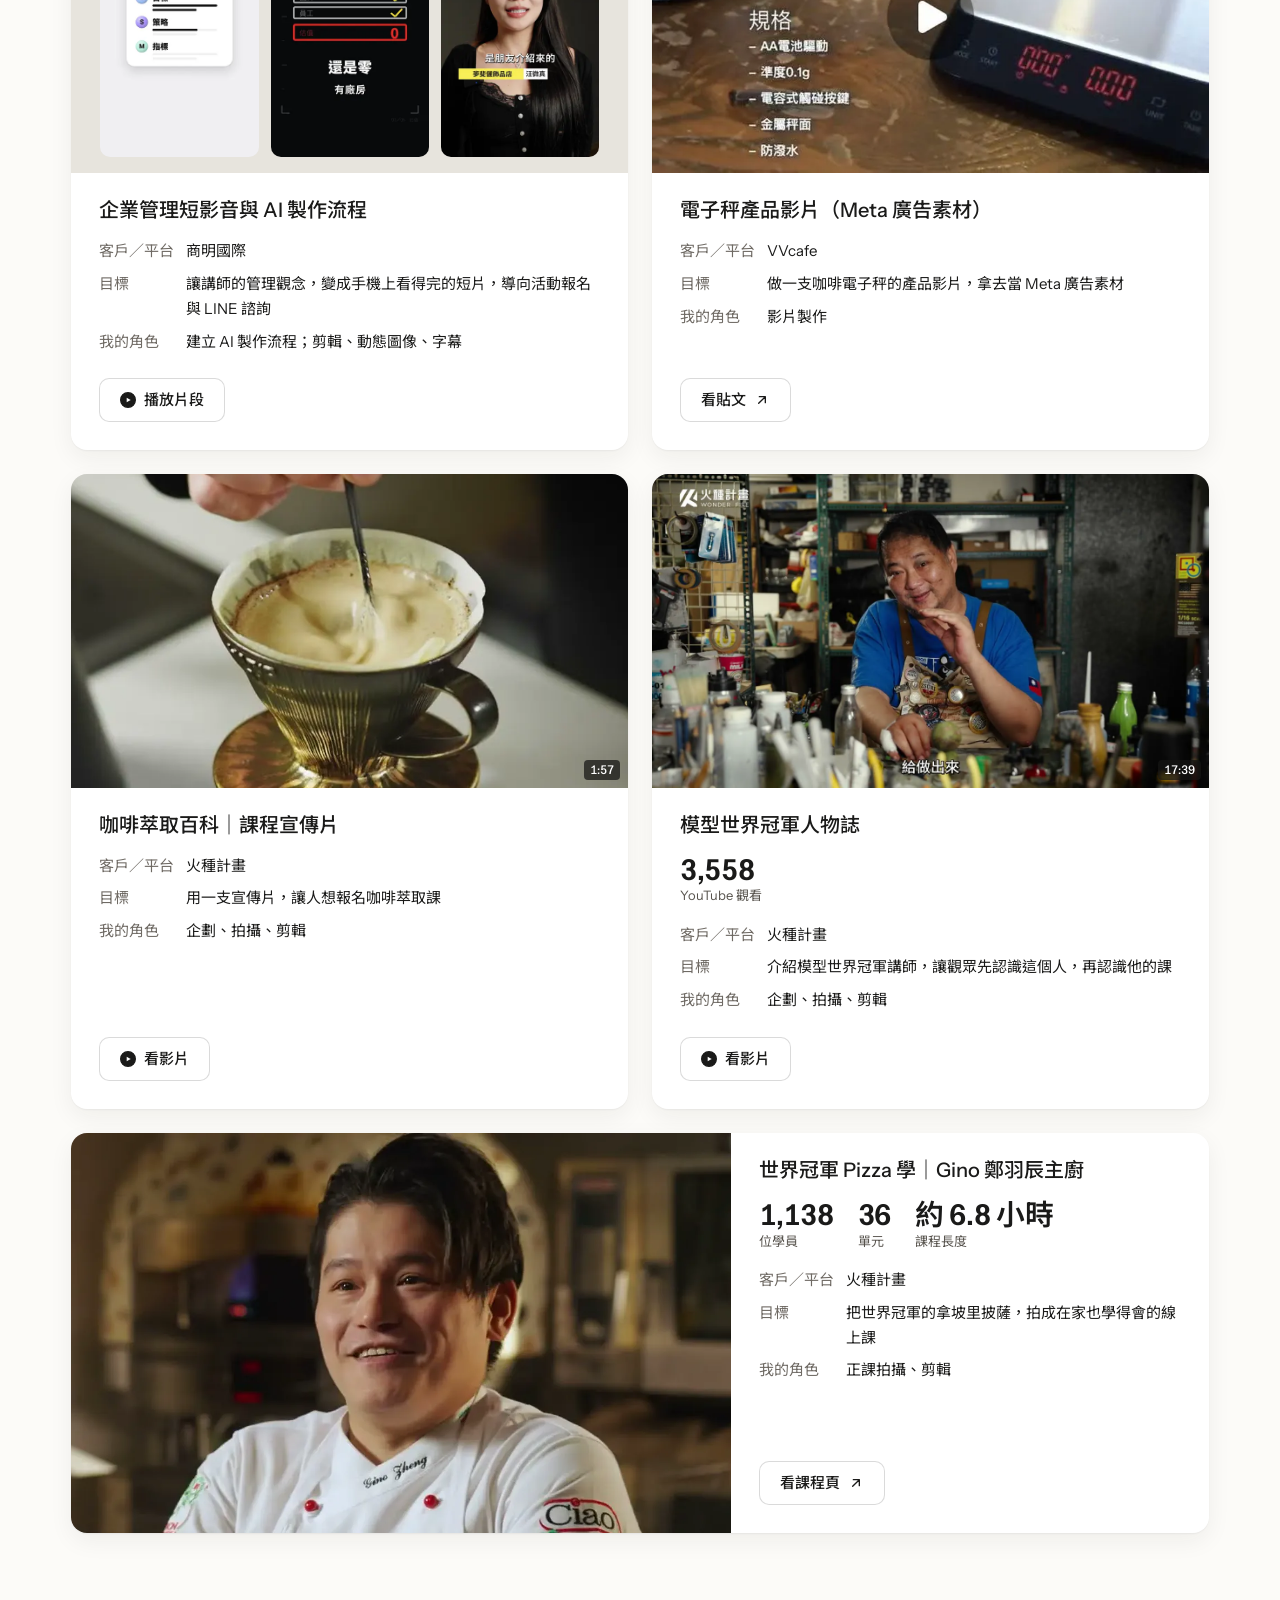
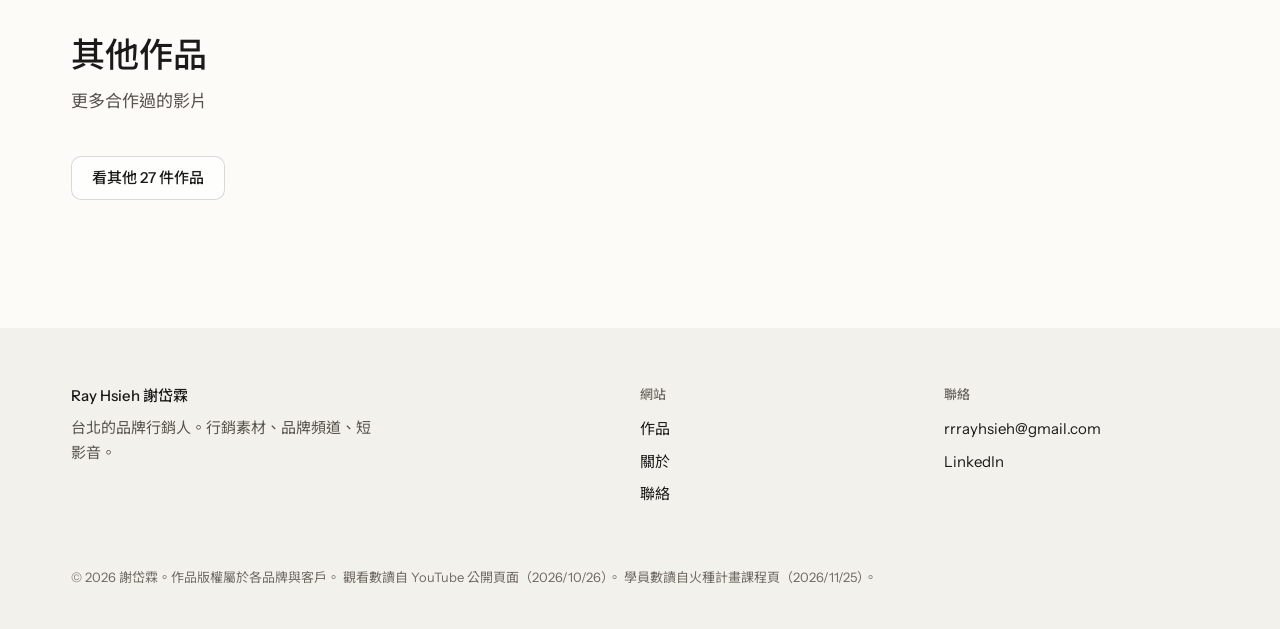
<file: work.html>
<!doctype html>
<html lang="zh-Hant" data-lang="zh" data-title-en="Work | Ray Hsieh" data-desc-en="Brand films, online courses and shorts, each with its goal, Ray&#x27;s part and the results.">
<head>
<meta charset="utf-8">
<meta name="viewport" content="width=device-width, initial-scale=1">
<title>作品｜謝岱霖 Ray Hsieh</title>
<meta name="description" content="品牌影片、線上課程與短影音作品，每件附目標、分工與成果。">
<meta property="og:type" content="website">
<meta property="og:title" content="作品｜謝岱霖 Ray Hsieh">
<meta property="og:description" content="品牌影片、線上課程與短影音作品，每件附目標、分工與成果。">
<meta property="og:image" content="https://rrrayhsieh.github.io/portfolio/assets/og.jpg?v=7285c92c">
<meta name="twitter:card" content="summary_large_image">
<meta name="theme-color" content="#fcfbf8">
<link rel="icon" href="favicon.svg" type="image/svg+xml">
<link rel="icon" href="assets/icon-64.png" type="image/png" sizes="64x64">
<link rel="apple-touch-icon" href="assets/icon-180.png">
<script>
  (function () {
    var d = document.documentElement;
    d.classList.add('js');
    try {
      var q = new URLSearchParams(location.search).get('lang');
      var l = q || localStorage.getItem('lang');
      if (l === 'en') { d.setAttribute('data-lang', 'en'); d.lang = 'en'; }
    } catch (e) {}
  })();
</script>
<link rel="preconnect" href="https://fonts.googleapis.com">
<link rel="preconnect" href="https://fonts.gstatic.com" crossorigin>
<link rel="stylesheet" href="https://fonts.googleapis.com/css2?family=Instrument+Sans:wght@400;500;600&amp;family=Noto+Sans+TC:wght@400;500;600&amp;display=swap">
<link rel="stylesheet" href="assets/css/site.css?v=947e409a">
</head>
<body>
<a class="skip" href="#main"><span data-l="zh">跳到內容</span><span data-l="en">Skip to content</span></a>
<header class="nav">
  <div class="wrap nav-in">
    <a class="logo" href="index.html">Ray Hsieh</a>
    <nav class="nav-links" id="menu" aria-label="主選單" data-aria-en="Main">
      <a href="work.html" aria-current="page"><span data-l="zh">作品</span><span data-l="en">Work</span></a>
      <a href="about.html"><span data-l="zh">關於</span><span data-l="en">About</span></a>
      <div class="lang" role="group" aria-label="語言" data-aria-en="Language">
        <button type="button" data-set-lang="zh" aria-pressed="true" lang="zh-Hant">中文</button>
        <button type="button" data-set-lang="en" aria-pressed="false" lang="en">EN</button>
      </div>
    </nav>
    <a class="btn btn-dark nav-cta" href="contact.html"><span data-l="zh">聯絡我</span><span data-l="en">Contact</span></a>
    <button class="menu-btn" type="button" aria-expanded="false" aria-controls="menu" aria-label="選單" data-aria-en="Menu" data-menu>
      <svg viewBox="0 0 24 24" aria-hidden="true"><path class="m1" d="M4 8h16"/><path class="m2" d="M4 16h16"/></svg>
    </button>
  </div>
</header>

<main id="main">
<section class="top">
  <div class="wrap">
    <h1 class="h1"><span data-l="zh">作品</span><span data-l="en">Work</span></h1>
    <p class="lead"><span data-l="zh">每一件都寫了目標、我做了什麼，和結果</span><span data-l="en">Each project with its goal, what I did, and what happened</span></p>
    <div class="filters" role="group" aria-label="分類" data-aria-en="Category">
      <button type="button" data-filter="all" aria-pressed="true"><span data-l="zh">全部</span><span data-l="en">All</span></button>
      <button type="button" data-filter="brand" aria-pressed="false"><span data-l="zh">品牌影片</span><span data-l="en">Brand films</span></button>
      <button type="button" data-filter="course" aria-pressed="false"><span data-l="zh">線上課程</span><span data-l="en">Courses</span></button>
      <button type="button" data-filter="shorts" aria-pressed="false"><span data-l="zh">短影音</span><span data-l="en">Shorts</span></button>
    </div>
  </div>
</section>

<section class="wrap" aria-label="精選作品" data-aria-en="Selected work">
  <div class="cases">
    <article class="case card" data-cat="brand" id="gor" data-reveal>
      <a tabindex="-1" aria-hidden="true" class="case-media" href="assets/clips/gor-coffee-0.mp4" data-work="gor-coffee" data-n="0"><img src="assets/img/gor-coffee-0.webp" alt="" loading="lazy" decoding="async"><span class="dur"><span class="vh"><span data-l="zh">片長</span><span data-l="en">Length</span> </span>0:45</span></a>
      <div class="case-text">
        <h2 class="h3 case-title"><span data-l="zh">GOR’ COFFEE｜品牌宣傳片</span><span data-l="en">GOR’ COFFEE, a brand film</span></h2>
        <dl class="metrics"><div><dt><span data-l="zh">橫式、直式、戲院 DCP</span><span data-l="en">landscape, vertical, cinema DCP</span></dt><dd><span data-l="zh">5 個版本</span><span data-l="en">5 cuts</span></dd></div></dl>
        <dl class="case-facts">
          <div><dt><span data-l="zh">客戶／平台</span><span data-l="en">Client</span></dt><dd><span data-l="zh">GOR’ COFFEE（高雄）</span><span data-l="en">GOR’ COFFEE, Kaohsiung</span></dd></div>
          <div><dt><span data-l="zh">目標</span><span data-l="en">Goal</span></dt><dd><span data-l="zh">替高雄的 GOR’ COFFEE 拍一支品牌片：一次介紹各個據點、咖啡和法式甜點</span><span data-l="en">A brand film for GOR’ COFFEE in Kaohsiung: its cafés, its coffee and its French pastry, in one film</span></dd></div>
          <div><dt><span data-l="zh">我的角色</span><span data-l="en">My part</span></dt><dd><span data-l="zh">企劃、腳本、拍攝、剪輯、調色</span><span data-l="en">Planning, script, shooting, editing, colour</span></dd></div>
        </dl>
        <a class="btn btn-line" href="assets/clips/gor-coffee-0.mp4" data-work="gor-coffee" data-n="0"><svg class="play-icon" viewBox="0 0 24 24" aria-hidden="true"><circle cx="12" cy="12" r="11"/><path d="M10 8.5v7l6-3.5z"/></svg><span data-l="zh">播放完整影片</span><span data-l="en">Play the film</span></a>
      </div>
    </article>
    <article class="case card" data-cat="brand" id="vvcafe" data-reveal>
      <a class="case-media" href="case-vvcafe.html" tabindex="-1" aria-hidden="true"><img src="assets/img/vv-palatti-3.webp" alt="" loading="lazy" decoding="async" style="--z: 1.45; transform-origin: 75% 58%"></a>
      <div class="case-text">
        <h2 class="h3 case-title"><span data-l="zh">VVcafe by 學長 YouTube 頻道</span><span data-l="en">The VVcafe YouTube channel</span></h2>
        <dl class="metrics"><div><dt><span data-l="zh">訂閱，從零開始</span><span data-l="en">subscribers, from zero</span></dt><dd><span data-l="zh">10.5 萬</span><span data-l="en">105k</span></dd></div><div><dt><span data-l="zh">累計觀看</span><span data-l="en">views</span></dt><dd><span data-l="zh">1,523 萬</span><span data-l="en">15.2M</span></dd></div><div><dt><span data-l="zh">商品影片帶動電商流量</span><span data-l="en">marketplace traffic</span></dt><dd><span data-l="zh">+15%</span><span data-l="en">+15%</span></dd></div></dl>
        <dl class="case-facts">
          <div><dt><span data-l="zh">客戶／平台</span><span data-l="en">Client</span></dt><dd><span data-l="zh">VVcafe</span><span data-l="en">VVcafe</span></dd></div>
          <div><dt><span data-l="zh">目標</span><span data-l="en">Goal</span></dt><dd><span data-l="zh">替咖啡器材電商建立自己的影音頻道，用內容帶動銷售</span><span data-l="en">Give a coffee-gear store its own video channel, and let the content sell</span></dd></div>
          <div><dt><span data-l="zh">我的角色</span><span data-l="en">My part</span></dt><dd><span data-l="zh">品牌經理任內一手做起：企劃、腳本、拍攝、剪輯</span><span data-l="en">As brand manager I built it myself: planning, scripts, shooting, editing</span></dd></div>
        </dl>
        <div class="case-btns"><a class="btn btn-dark" href="case-vvcafe.html"><span data-l="zh">看案例</span><span data-l="en">Read the case</span></a><a class="btn btn-line" href="https://www.youtube.com/@VVcafeby" rel="noopener" target="_blank"><span data-l="zh">看頻道</span><span data-l="en">See the channel</span><svg viewBox="0 0 24 24" aria-hidden="true"><path d="M7 17 17 7M8 7h9v9"/></svg></a></div>
      </div>
    </article>
    <article class="case card" data-cat="course" id="pourover" data-reveal>
      <a class="case-media" href="https://www.pressplay.cc/project/3187C76627362DCA5EC31C2072CD128A/about" rel="noopener" target="_blank" tabindex="-1" aria-hidden="true"><img src="assets/img/course-pourover-0.webp" alt="" loading="lazy" decoding="async"></a>
      <div class="case-text">
        <h2 class="h3 case-title"><span data-l="zh">手沖咖啡學｜搞懂原理，成為咖啡職人</span><span data-l="en">Pour-Over Coffee: the principles behind the cup</span></h2>
        <dl class="metrics"><div><dt><span data-l="zh">課程營收</span><span data-l="en">course revenue</span></dt><dd><span data-l="zh">NT$200 萬+</span><span data-l="en">NT$2M+</span></dd></div></dl>
        <dl class="case-facts">
          <div><dt><span data-l="zh">客戶／平台</span><span data-l="en">Client</span></dt><dd><span data-l="zh">PressPlay</span><span data-l="en">PressPlay</span></dd></div>
          <div><dt><span data-l="zh">目標</span><span data-l="en">Goal</span></dt><dd><span data-l="zh">把手沖咖啡的原理，做成全台第一堂正式的手沖咖啡線上課程</span><span data-l="en">Turn the principles of pour-over into Taiwan’s first full pour-over course online</span></dd></div>
          <div><dt><span data-l="zh">我的角色</span><span data-l="en">My part</span></dt><dd><span data-l="zh">課程企劃、製作、協助拍攝</span><span data-l="en">Course planning and production, with shooting support</span></dd></div>
        </dl>
        <a class="btn btn-line" href="https://www.pressplay.cc/project/3187C76627362DCA5EC31C2072CD128A/about" rel="noopener" target="_blank"><span data-l="zh">看課程頁</span><span data-l="en">See the course</span><svg viewBox="0 0 24 24" aria-hidden="true"><path d="M7 17 17 7M8 7h9v9"/></svg></a>
      </div>
    </article>
    <article class="case card" data-cat="shorts" id="bci" data-reveal>
      <a tabindex="-1" aria-hidden="true" class="case-media tall" href="assets/clips/bci-ogsm-0.mp4" data-work="bci-ogsm" data-n="0"><img src="assets/img/bci-ogsm-0-s.webp" width="360" height="640" alt="" loading="lazy" decoding="async"><img src="assets/img/bci-0827-0-s.webp" width="360" height="640" alt="" loading="lazy" decoding="async"><img src="assets/img/bci-ob-0-s.webp" width="360" height="640" alt="" loading="lazy" decoding="async"></a>
      <div class="case-text">
        <h2 class="h3 case-title"><span data-l="zh">企業管理短影音與 AI 製作流程</span><span data-l="en">Management shorts and an AI workflow</span></h2>
        <dl class="case-facts">
          <div><dt><span data-l="zh">客戶／平台</span><span data-l="en">Client</span></dt><dd><span data-l="zh">商明國際</span><span data-l="en">Biz Civilization</span></dd></div>
          <div><dt><span data-l="zh">目標</span><span data-l="en">Goal</span></dt><dd><span data-l="zh">讓講師的管理觀念，變成手機上看得完的短片，導向活動報名與 LINE 諮詢</span><span data-l="en">Turn a lecturer’s management ideas into shorts people finish on a phone, leading to event sign-ups and LINE consultations</span></dd></div>
          <div><dt><span data-l="zh">我的角色</span><span data-l="en">My part</span></dt><dd><span data-l="zh">建立 AI 製作流程；剪輯、動態圖像、字幕</span><span data-l="en">Built the AI workflow; editing, motion graphics, captions</span></dd></div>
        </dl>
        <a class="btn btn-line" href="assets/clips/bci-ogsm-0.mp4" data-work="bci-ogsm" data-n="0"><svg class="play-icon" viewBox="0 0 24 24" aria-hidden="true"><circle cx="12" cy="12" r="11"/><path d="M10 8.5v7l6-3.5z"/></svg><span data-l="zh">播放片段</span><span data-l="en">Play a clip</span></a>
      </div>
    </article>
    <article class="case card" data-cat="brand" id="scale" data-reveal>
      <a class="case-media" href="https://www.instagram.com/p/B0gLCQTlskg/" rel="noopener" target="_blank" tabindex="-1" aria-hidden="true"><img src="assets/img/vv-scale-0.webp" alt="" loading="lazy" decoding="async"></a>
      <div class="case-text">
        <h2 class="h3 case-title"><span data-l="zh">電子秤產品影片（Meta 廣告素材）</span><span data-l="en">Coffee scale film, used in Meta ads</span></h2>
        <dl class="case-facts">
          <div><dt><span data-l="zh">客戶／平台</span><span data-l="en">Client</span></dt><dd><span data-l="zh">VVcafe</span><span data-l="en">VVcafe</span></dd></div>
          <div><dt><span data-l="zh">目標</span><span data-l="en">Goal</span></dt><dd><span data-l="zh">做一支咖啡電子秤的產品影片，拿去當 Meta 廣告素材</span><span data-l="en">A product film for a coffee scale, made to run as a Meta ad</span></dd></div>
          <div><dt><span data-l="zh">我的角色</span><span data-l="en">My part</span></dt><dd><span data-l="zh">影片製作</span><span data-l="en">Video production</span></dd></div>
        </dl>
        <a class="btn btn-line" href="https://www.instagram.com/p/B0gLCQTlskg/" rel="noopener" target="_blank"><span data-l="zh">看貼文</span><span data-l="en">See the post</span><svg viewBox="0 0 24 24" aria-hidden="true"><path d="M7 17 17 7M8 7h9v9"/></svg></a>
      </div>
    </article>
    <article class="case card" data-cat="brand" id="extraction" data-reveal>
      <a tabindex="-1" aria-hidden="true" class="case-media" href="https://www.youtube.com/watch?v=64uL9oHx8og" data-work="wf-coffee" data-n="0" data-start="0" rel="noopener" target="_blank"><img src="assets/img/wf-coffee-2.webp" alt="" loading="lazy" decoding="async" style="--z: 1.6; transform-origin: 80% 45%"><span class="dur"><span class="vh"><span data-l="zh">片長</span><span data-l="en">Length</span> </span>1:57</span></a>
      <div class="case-text">
        <h2 class="h3 case-title"><span data-l="zh">咖啡萃取百科｜課程宣傳片</span><span data-l="en">Coffee Extraction Encyclopedia, the trailer</span></h2>
        <dl class="case-facts">
          <div><dt><span data-l="zh">客戶／平台</span><span data-l="en">Client</span></dt><dd><span data-l="zh">火種計畫</span><span data-l="en">Wonder Fire</span></dd></div>
          <div><dt><span data-l="zh">目標</span><span data-l="en">Goal</span></dt><dd><span data-l="zh">用一支宣傳片，讓人想報名咖啡萃取課</span><span data-l="en">One trailer that makes people want to take a coffee extraction course</span></dd></div>
          <div><dt><span data-l="zh">我的角色</span><span data-l="en">My part</span></dt><dd><span data-l="zh">企劃、拍攝、剪輯</span><span data-l="en">Planning, shooting, editing</span></dd></div>
        </dl>
        <a class="btn btn-line" href="https://www.youtube.com/watch?v=64uL9oHx8og" data-work="wf-coffee" data-n="0" data-start="0" rel="noopener" target="_blank"><svg class="play-icon" viewBox="0 0 24 24" aria-hidden="true"><circle cx="12" cy="12" r="11"/><path d="M10 8.5v7l6-3.5z"/></svg><span data-l="zh">看影片</span><span data-l="en">Watch</span></a>
      </div>
    </article>
    <article class="case card" data-cat="brand" id="champion" data-reveal>
      <a tabindex="-1" aria-hidden="true" class="case-media" href="https://www.youtube.com/watch?v=_esyZ-k0GSY" data-work="wf-model-profile" data-n="0" data-start="0" rel="noopener" target="_blank"><img src="assets/img/wf-model-profile-2.webp" alt="" loading="lazy" decoding="async"><span class="dur"><span class="vh"><span data-l="zh">片長</span><span data-l="en">Length</span> </span>17:39</span></a>
      <div class="case-text">
        <h2 class="h3 case-title"><span data-l="zh">模型世界冠軍人物誌</span><span data-l="en">A model-making champion’s profile</span></h2>
        <dl class="metrics"><div><dt><span data-l="zh">YouTube 觀看</span><span data-l="en">YouTube views</span></dt><dd><span data-l="zh">3,558</span><span data-l="en">3,558</span></dd></div></dl>
        <dl class="case-facts">
          <div><dt><span data-l="zh">客戶／平台</span><span data-l="en">Client</span></dt><dd><span data-l="zh">火種計畫</span><span data-l="en">Wonder Fire</span></dd></div>
          <div><dt><span data-l="zh">目標</span><span data-l="en">Goal</span></dt><dd><span data-l="zh">介紹模型世界冠軍講師，讓觀眾先認識這個人，再認識他的課</span><span data-l="en">Introduce a world-champion instructor, so viewers meet the person before the course</span></dd></div>
          <div><dt><span data-l="zh">我的角色</span><span data-l="en">My part</span></dt><dd><span data-l="zh">企劃、拍攝、剪輯</span><span data-l="en">Planning, shooting, editing</span></dd></div>
        </dl>
        <a class="btn btn-line" href="https://www.youtube.com/watch?v=_esyZ-k0GSY" data-work="wf-model-profile" data-n="0" data-start="0" rel="noopener" target="_blank"><svg class="play-icon" viewBox="0 0 24 24" aria-hidden="true"><circle cx="12" cy="12" r="11"/><path d="M10 8.5v7l6-3.5z"/></svg><span data-l="zh">看影片</span><span data-l="en">Watch</span></a>
      </div>
    </article>
    <article class="case card" data-cat="course" id="pizza" data-reveal>
      <a class="case-media" href="https://wonderfire.win/courses/ginopizza" rel="noopener" target="_blank" tabindex="-1" aria-hidden="true"><img src="assets/img/pizza-course.webp" alt="" loading="lazy" decoding="async"></a>
      <div class="case-text">
        <h2 class="h3 case-title"><span data-l="zh">世界冠軍 Pizza 學｜Gino 鄭羽辰主廚</span><span data-l="en">World Champion Pizza, with chef Gino</span></h2>
        <dl class="metrics"><div><dt><span data-l="zh">位學員</span><span data-l="en">students</span></dt><dd><span data-l="zh">1,138</span><span data-l="en">1,138</span></dd></div><div><dt><span data-l="zh">單元</span><span data-l="en">lessons</span></dt><dd><span data-l="zh">36</span><span data-l="en">36</span></dd></div><div><dt><span data-l="zh">課程長度</span><span data-l="en">of lessons</span></dt><dd><span data-l="zh">約 6.8 小時</span><span data-l="en">6.8 hrs</span></dd></div></dl>
        <dl class="case-facts">
          <div><dt><span data-l="zh">客戶／平台</span><span data-l="en">Client</span></dt><dd><span data-l="zh">火種計畫</span><span data-l="en">Wonder Fire</span></dd></div>
          <div><dt><span data-l="zh">目標</span><span data-l="en">Goal</span></dt><dd><span data-l="zh">把世界冠軍的拿坡里披薩，拍成在家也學得會的線上課</span><span data-l="en">Film a world champion’s Neapolitan pizza as a course people can follow at home</span></dd></div>
          <div><dt><span data-l="zh">我的角色</span><span data-l="en">My part</span></dt><dd><span data-l="zh">正課拍攝、剪輯</span><span data-l="en">Lessons: shooting, editing</span></dd></div>
        </dl>
        <a class="btn btn-line" href="https://wonderfire.win/courses/ginopizza" rel="noopener" target="_blank"><span data-l="zh">看課程頁</span><span data-l="en">See the course</span><svg viewBox="0 0 24 24" aria-hidden="true"><path d="M7 17 17 7M8 7h9v9"/></svg></a>
      </div>
    </article>
  </div>
</section>

<section class="wrap more" aria-labelledby="more-h">
  <div class="section-head"><h2 class="h2" id="more-h" data-reveal><span data-l="zh">其他作品</span><span data-l="en">More work</span></h2><p class="lead" data-reveal><span data-l="zh">更多合作過的影片</span><span data-l="en">More films I’ve worked on</span></p></div>
  <details class="more-fold" data-more>
    <summary class="btn btn-line"><span data-l="zh">看其他 27 件作品</span><span data-l="en">See 27 more</span></summary>
    <div class="more-grid"><a data-cat="brand" data-reveal class="card other" href="assets/clips/vv-palatti-0.mp4" data-work="vv-palatti" data-n="0"><div class="card-pic"><img src="assets/img/vv-palatti-0-s.webp" alt="" loading="lazy" decoding="async"></div><div class="card-body"><h3><span data-l="zh">Palatti 手沖壺產品影片</span><span data-l="en">Palatti kettle product film</span></h3><p><span data-l="zh">VVcafe｜剪輯</span><span data-l="en">VVcafe · editing</span></p></div></a><a data-cat="brand" data-reveal class="card other" href="assets/clips/vv-fellow-0.mp4" data-work="vv-fellow" data-n="0"><div class="card-pic"><img src="assets/img/vv-fellow-0-s.webp" alt="" loading="lazy" decoding="async"></div><div class="card-body"><h3><span data-l="zh">fellow S1 產品影片</span><span data-l="en">Fellow S1 product film</span></h3><p><span data-l="zh">VVcafe｜剪輯</span><span data-l="en">VVcafe · editing</span></p></div></a><a data-cat="brand" data-reveal class="card other" href="assets/clips/bci-salary-0.mp4" data-work="bci-salary" data-n="0"><div class="card-pic"><img src="assets/img/bci-salary-0-s.webp" alt="" loading="lazy" decoding="async"></div><div class="card-body"><h3><span data-l="zh">薪酬一日工作坊 30 秒宣傳</span><span data-l="en">Compensation workshop promo</span></h3><p><span data-l="zh">商明國際｜剪輯・調色</span><span data-l="en">Biz Civilization · editing, colour</span></p></div></a><a data-cat="brand" data-reveal class="card other" href="https://www.youtube.com/watch?v=o6H-UklgPTE" data-work="wf-model-tips" data-n="0" data-start="0" rel="noopener" target="_blank"><div class="card-pic"><img src="assets/img/wf-model-tips-1-s.webp" alt="" loading="lazy" decoding="async"><span class="dur"><span class="vh"><span data-l="zh">片長</span><span data-l="en">Length</span> </span>6:48</span></div><div class="card-body"><h3><span data-l="zh">火種大哉問：模型小撇步</span><span data-l="en">Big questions: model-making tips</span></h3><p><span data-l="zh">火種計畫｜企劃・拍攝・剪輯</span><span data-l="en">Wonder Fire · planning, shooting, editing</span></p></div></a><a data-cat="brand" data-reveal class="card other" href="https://www.youtube.com/watch?v=JBZ753Z5ExY" data-work="wf-pizza" data-n="0" data-start="0" rel="noopener" target="_blank"><div class="card-pic"><img src="assets/img/wf-pizza-1-s.webp" alt="" loading="lazy" decoding="async"><span class="dur"><span class="vh"><span data-l="zh">片長</span><span data-l="en">Length</span> </span>4:15</span></div><div class="card-body"><h3><span data-l="zh">火種大哉問：拿坡里披薩</span><span data-l="en">Big questions: Neapolitan pizza</span></h3><p><span data-l="zh">火種計畫｜剪輯後製</span><span data-l="en">Wonder Fire · post-production</span></p></div></a><a data-cat="brand" data-reveal class="card other" href="assets/clips/ziwei-xjs-0.mp4" data-work="ziwei-xjs" data-n="0"><div class="card-pic"><img src="assets/img/ziwei-xjs-0-s.webp" alt="" loading="lazy" decoding="async"></div><div class="card-body"><h3><span data-l="zh">紫微斗數小教室招生短片</span><span data-l="en">Zi Wei Dou Shu mini-lessons</span></h3><p><span data-l="zh">火種計畫｜剪輯・動態圖卡・字幕</span><span data-l="en">Wonder Fire · editing, motion cards, captions</span></p></div></a><a data-cat="brand" data-reveal class="card other" href="https://wonderfire.win/courses/excel" data-work="wf-excel" data-n="0" rel="noopener" target="_blank"><div class="card-pic"><img src="assets/img/wf-excel-0-s.webp" alt="" loading="lazy" decoding="async"></div><div class="card-body"><h3><span data-l="zh">Excel 問題再也不求人｜宣傳片</span><span data-l="en">Excel course trailer</span></h3><p><span data-l="zh">火種計畫｜企劃・拍攝・剪輯</span><span data-l="en">Wonder Fire · planning, shooting, editing</span></p></div></a><a data-cat="brand" data-reveal class="card other" href="https://www.youtube.com/watch?v=ZHnmRMVL_J8" data-work="adcafe-vlog" data-n="0" data-start="0" rel="noopener" target="_blank"><div class="card-pic"><img src="assets/img/adcafe-vlog-3-s.webp" alt="" loading="lazy" decoding="async" style="--z: 1.22; transform-origin: 50% 50%"><span class="dur"><span class="vh"><span data-l="zh">片長</span><span data-l="en">Length</span> </span>12:55</span></div><div class="card-body"><h3><span data-l="zh">六家咖啡廳跑店 vlog</span><span data-l="en">Six cafés in two days, a vlog</span></h3><p><span data-l="zh">AD Cafe｜剪輯｜3,249 次觀看</span><span data-l="en">AD Cafe · editing · 3,249 views</span></p></div></a><a data-cat="brand" data-reveal class="card other" href="https://www.youtube.com/watch?v=kWaZ2bd_gXw" data-work="wanted-mv" data-n="0" data-start="0" rel="noopener" target="_blank"><div class="card-pic"><img src="assets/img/wanted-mv-2-s.webp" alt="" loading="lazy" decoding="async" style="--z: 1.08; transform-origin: 50% 50%"><span class="dur"><span class="vh"><span data-l="zh">片長</span><span data-l="en">Length</span> </span>3:41</span></div><div class="card-body"><h3><span data-l="zh">動漫組曲 Anime Medley｜阿卡貝拉 MV</span><span data-l="en">Anime Medley, an a cappella music video</span></h3><p><span data-l="zh">尋人啟事 The Wanted｜後製剪輯｜99.9 萬次觀看</span><span data-l="en">The Wanted · post-production · 999k views</span></p></div></a><a data-cat="brand" data-reveal class="card other" href="https://www.youtube.com/watch?v=8XhtwxYmjLA" data-work="adcafe-switch" data-n="0" data-start="0" rel="noopener" target="_blank"><div class="card-pic"><img src="assets/img/adcafe-switch-3-s.webp" alt="" loading="lazy" decoding="async" style="--z: 1.22; transform-origin: 50% 50%"><span class="dur"><span class="vh"><span data-l="zh">片長</span><span data-l="en">Length</span> </span>11:43</span></div><div class="card-body"><h3><span data-l="zh">惡魔手沖法再進化｜HARIO SWITCH 完整實測</span><span data-l="en">The HARIO SWITCH method, tested and explained</span></h3><p><span data-l="zh">AD Cafe｜剪輯｜9.4 萬次觀看</span><span data-l="en">AD Cafe · editing · 94k views</span></p></div></a><a data-cat="course" data-reveal class="card other" href="assets/clips/ziwei-main-0.mp4" data-work="ziwei-main" data-n="0"><div class="card-pic"><img src="assets/img/ziwei-main-0-s.webp" alt="" loading="lazy" decoding="async"></div><div class="card-body"><h3><span data-l="zh">紫微斗數實踐課｜Simon 老師</span><span data-l="en">Zi Wei Dou Shu, taught by Simon</span></h3><p><span data-l="zh">火種計畫｜剪輯・動態圖卡・字幕</span><span data-l="en">Wonder Fire · editing, motion cards, captions</span></p></div></a><a data-cat="course" data-reveal class="card other" href="assets/clips/latte-main-0.mp4" data-work="latte-main" data-n="0"><div class="card-pic"><img src="assets/img/latte-board.webp" alt="" loading="lazy" decoding="async" style="--z: 1.22; transform-origin: 78% 80%"></div><div class="card-body"><h3><span data-l="zh">拉花正課｜2024 世界盃拉花冠軍 謝溢宸 Luke</span><span data-l="en">Latte art, taught by 2024 world champion Luke</span></h3><p><span data-l="zh">火種計畫｜多機剪輯・調色・字卡與字幕</span><span data-l="en">Wonder Fire · multi-camera editing, colour, cards and captions</span></p></div></a><a data-cat="course" data-reveal class="card other" href="https://wonderfire.win/learning/mosonmodelshowchamp2016/90f1f09d-b870-4419-8c59-c3b0fe13ebd5" rel="noopener" target="_blank"><div class="card-pic"><img src="assets/img/course-model-0-s.webp" alt="" loading="lazy" decoding="async"></div><div class="card-body"><h3><span data-l="zh">世界冠軍模型全攻略</span><span data-l="en">World champion model-making</span></h3><p><span data-l="zh">火種計畫｜正課拍攝・剪輯</span><span data-l="en">Wonder Fire · lessons, shooting and editing</span></p></div></a><a data-cat="course" data-reveal class="card other" href="https://wonderfire.win/courses/bread" rel="noopener" target="_blank"><div class="card-pic"><img src="assets/img/course-bread-0-s.webp" alt="" loading="lazy" decoding="async"></div><div class="card-body"><h3><span data-l="zh">世界麵包冠軍的烘焙魔法</span><span data-l="en">A world bread champion’s baking</span></h3><p><span data-l="zh">火種計畫｜正課剪輯</span><span data-l="en">Wonder Fire · lesson editing</span></p></div></a><a data-cat="course" data-reveal class="card other" href="https://www.pressplay.cc/project/F058BEE9A283331C1C3B98EB396E00FC/about" rel="noopener" target="_blank"><div class="card-pic"><img src="assets/img/course-sketch-0-s.webp" alt="" loading="lazy" decoding="async"></div><div class="card-body"><h3><span data-l="zh">寫實手繪訓練班</span><span data-l="en">Realistic drawing</span></h3><p><span data-l="zh">PressPlay｜宣傳片與正課拍攝・剪輯</span><span data-l="en">PressPlay · trailer and lessons, shooting, editing</span></p></div></a><a data-cat="course" data-reveal class="card other" href="https://www.pressplay.cc/project/11DEF6D3A0F5EDB973C27836424671C5/about" rel="noopener" target="_blank"><div class="card-pic"><img src="assets/img/course-eurobread-0-s.webp" alt="" loading="lazy" decoding="async"></div><div class="card-body"><h3><span data-l="zh">歐式 x 萬惡麵包大對決</span><span data-l="en">European versus indulgent bread</span></h3><p><span data-l="zh">PressPlay｜部分正課剪輯</span><span data-l="en">PressPlay · editing on part of the lessons</span></p></div></a><a data-cat="course" data-reveal class="card other" href="https://www.pressplay.cc/project/119536F35130D8BFAA74E91EE4D47F9C/about" rel="noopener" target="_blank"><div class="card-pic"><img src="assets/img/course-rk-0-s.webp" alt="" loading="lazy" decoding="async"></div><div class="card-body"><h3><span data-l="zh">RK 攝影大師班</span><span data-l="en">RK photography masterclass</span></h3><p><span data-l="zh">PressPlay｜協助拍攝</span><span data-l="en">PressPlay · shooting support</span></p></div></a><a data-cat="shorts" data-reveal class="card other" href="assets/clips/bci-0827-0.mp4" data-work="bci-0827" data-n="0"><div class="card-pic"><img src="assets/img/bci-0827-1-s.webp" alt="" loading="lazy" decoding="async"></div><div class="card-body"><h3><span data-l="zh">經營短影片六支</span><span data-l="en">Six management shorts</span></h3><p><span data-l="zh">商明國際｜剪輯・動態圖卡・字幕</span><span data-l="en">Biz Civilization · editing, motion cards, captions</span></p></div></a><a data-cat="shorts" data-reveal class="card other" href="assets/clips/bci-iceberg-0.mp4" data-work="bci-iceberg" data-n="0"><div class="card-pic"><img src="assets/img/bci-iceberg-0-s.webp" alt="" loading="lazy" decoding="async"></div><div class="card-body"><h3><span data-l="zh">冰山理論短片三支</span><span data-l="en">Iceberg theory, three shorts</span></h3><p><span data-l="zh">商明國際｜剪輯</span><span data-l="en">Biz Civilization · editing</span></p></div></a><a data-cat="shorts" data-reveal class="card other" href="assets/clips/bci-mba-0.mp4" data-work="bci-mba" data-n="0"><div class="card-pic"><img src="assets/img/bci-mba-0-s.webp" alt="" loading="lazy" decoding="async"></div><div class="card-body"><h3><span data-l="zh">MBA 主管團隊計畫學員訪談</span><span data-l="en">MBA programme interview</span></h3><p><span data-l="zh">商明國際｜剪輯・字幕</span><span data-l="en">Biz Civilization · editing, captions</span></p></div></a><a data-cat="shorts" data-reveal class="card other" href="https://www.youtube.com/watch?v=anB8XA9S8sc" data-work="bci-brand-short" data-n="0" data-start="0" rel="noopener" target="_blank"><div class="card-pic"><img src="assets/img/bci-brand-short-1-s.webp" alt="" loading="lazy" decoding="async"><span class="dur"><span class="vh"><span data-l="zh">片長</span><span data-l="en">Length</span> </span>1:10</span></div><div class="card-body"><h3><span data-l="zh">品牌社群短片</span><span data-l="en">Brand social short</span></h3><p><span data-l="zh">商明國際｜剪輯・動態圖像</span><span data-l="en">Biz Civilization · editing, motion graphics</span></p></div></a><a data-cat="shorts" data-reveal class="card other" href="https://www.youtube.com/watch?v=n_hEGcbu0ro" data-work="bci-testimonial-short" data-n="0" data-start="0" rel="noopener" target="_blank"><div class="card-pic"><img src="assets/img/bci-testimonial-short-1-s.webp" alt="" loading="lazy" decoding="async"><span class="dur"><span class="vh"><span data-l="zh">片長</span><span data-l="en">Length</span> </span>1:12</span></div><div class="card-body"><h3><span data-l="zh">學員見證短片</span><span data-l="en">Student testimonial short</span></h3><p><span data-l="zh">商明國際｜剪輯・調色・動態字幕</span><span data-l="en">Biz Civilization · editing, colour, animated captions</span></p></div></a><a data-cat="shorts" data-reveal class="card other" href="https://www.youtube.com/watch?v=0Xfnim29a3E" data-work="vv-geisha" data-n="0" data-start="0" rel="noopener" target="_blank"><div class="card-pic"><img src="assets/img/vv-geisha-1-s.webp" alt="" loading="lazy" decoding="async"><span class="dur"><span class="vh"><span data-l="zh">片長</span><span data-l="en">Length</span> </span>0:31</span></div><div class="card-body"><h3><span data-l="zh">關於藝伎咖啡</span><span data-l="en">About Geisha coffee</span></h3><p><span data-l="zh">VVcafe Shorts｜2.0 萬次觀看</span><span data-l="en">VVcafe Shorts · 20k views</span></p></div></a><a data-cat="shorts" data-reveal class="card other" href="https://www.instagram.com/reel/DC8WGCgThZk/" data-work="vv-reel" data-n="0" rel="noopener" target="_blank"><div class="card-pic"><img src="assets/img/vv-reel-0-s.webp" alt="" loading="lazy" decoding="async"></div><div class="card-body"><h3><span data-l="zh">咖啡知識短影音</span><span data-l="en">Coffee know-how reel</span></h3><p><span data-l="zh">VVcafe Reels</span><span data-l="en">VVcafe Reels</span></p></div></a><a data-cat="shorts" data-reveal class="card other" href="https://www.youtube.com/watch?v=KUdhCiT5LB4" data-work="wf-model-short1" data-n="0" data-start="0" rel="noopener" target="_blank"><div class="card-pic"><img src="assets/img/wf-model-short1-1-s.webp" alt="" loading="lazy" decoding="async"></div><div class="card-body"><h3><span data-l="zh">模型課程短影音三支</span><span data-l="en">Model course shorts, three</span></h3><p><span data-l="zh">火種計畫 Shorts</span><span data-l="en">Wonder Fire Shorts</span></p></div></a><a data-cat="shorts" data-reveal class="card other" href="https://www.instagram.com/reel/C1cCg3rPdWJ/" data-work="wf-pizza-reel" data-n="0" rel="noopener" target="_blank"><div class="card-pic"><img src="assets/img/wf-pizza-reel-0-s.webp" alt="" loading="lazy" decoding="async"></div><div class="card-body"><h3><span data-l="zh">Pizza 學招生短影音</span><span data-l="en">Pizza course reel</span></h3><p><span data-l="zh">火種計畫 Reels</span><span data-l="en">Wonder Fire Reels</span></p></div></a><a data-cat="shorts" data-reveal class="card other" href="https://www.youtube.com/watch?v=6T_6z9OV9-k" data-work="tcdao" data-n="0" data-start="0" rel="noopener" target="_blank"><div class="card-pic"><img src="assets/img/tcdao-1-s.webp" alt="" loading="lazy" decoding="async"><span class="dur"><span class="vh"><span data-l="zh">片長</span><span data-l="en">Length</span> </span>0:29</span></div><div class="card-body"><h3><span data-l="zh">活動紀錄短片</span><span data-l="en">Event recap short</span></h3><p><span data-l="zh">TC DAO Shorts</span><span data-l="en">TC DAO Shorts</span></p></div></a></div>
  </details>
</section>
</main>
<footer class="foot">
  <div class="wrap foot-in">
    <div class="foot-name"><b>Ray Hsieh 謝岱霖</b><p><span data-l="zh">台北的品牌行銷人。行銷素材、品牌頻道、短影音。</span><span data-l="en">A brand marketer in Taipei: marketing content, brand channels, short-form video.</span></p></div>
    <div><h2 class="foot-h"><span data-l="zh">網站</span><span data-l="en">Site</span></h2><ul role="list"><li><a href="work.html"><span data-l="zh">作品</span><span data-l="en">Work</span></a></li><li><a href="about.html"><span data-l="zh">關於</span><span data-l="en">About</span></a></li><li><a href="contact.html"><span data-l="zh">聯絡</span><span data-l="en">Contact</span></a></li></ul></div>
    <div><h2 class="foot-h"><span data-l="zh">聯絡</span><span data-l="en">Contact</span></h2><ul role="list"><li><a href="mailto:rrrayhsieh@gmail.com?subject=%E4%BD%9C%E5%93%81%E9%9B%86%E4%BE%86%E4%BF%A1" data-href-en="mailto:rrrayhsieh@gmail.com?subject=Portfolio%20enquiry">rrrayhsieh@gmail.com</a></li><li><a href="https://www.linkedin.com/in/tailinhsieh" rel="noopener" target="_blank">LinkedIn</a></li></ul></div>
    <p class="legal"><span data-l="zh">© 2026 謝岱霖。作品版權屬於各品牌與客戶。</span><span data-l="en">© 2026 Tai Lin (Ray) Hsieh. The works belong to their brands and clients.</span> <span data-l="zh">觀看數讀自 YouTube 公開頁面（2026/10/26）。</span><span data-l="en">View counts read from public YouTube pages on 26 October 2026.</span> <span data-l="zh">學員數讀自火種計畫課程頁（2026/11/25）。</span><span data-l="en">Student count read from the Wonder Fire course page on 25 November 2026.</span></p>
  </div>
</footer>
<dialog class="player" id="player" aria-labelledby="player-title">
  <div class="player-stage" data-stage></div>
  <div class="player-meta">
    <h2 id="player-title" data-title></h2>
    <p class="muted" data-sub></p>
    <div class="player-actions">
      <a class="btn btn-line" data-out rel="noopener" target="_blank" hidden></a>
      <button type="button" class="btn btn-line" data-close autofocus><span data-l="zh">關閉</span><span data-l="en">Close</span></button>
      <a class="btn btn-dark" data-ask href="contact.html"><span data-l="zh">聯絡我</span><span data-l="en">Contact</span></a>
    </div>
  </div>
</dialog>
<script src="assets/js/works.js?v=3ee1a5bb" defer></script>
<script src="assets/js/site.js?v=c15c9e12" defer></script>
</body>
</html>
</file>
<file: assets/css/site.css>
/* Ray Hsieh portfolio, v5 (2026-11-25, the unslop pass). One sans on a warm white ground and quiet chrome:
   white cards with a small soft shadow, controls with small corners, no colour glow. The colour comes from the work. */

:root {
  --bg: #fcfbf8;
  --surface: #f3f1ec;
  --card: #ffffff;
  /* three text roles */
  --ink: #1a1a19;    /* primary */
  --muted: #57534d;  /* secondary */
  --soft: #6f6a64;   /* meta and captions, 4.7:1 or more on every light ground it sits on */
  --line: rgba(26, 26, 25, 0.1);
  --dark: #151514;
  --on-dark: #f3f1ec;

  --sans: "Instrument Sans", "Noto Sans TC", "PingFang TC", "Microsoft JhengHei", system-ui, sans-serif;
  /* one type scale: 13 meta, 15 body, 17 lead, 20 card titles, 30 figures, 34 section titles, 50 page titles */
  --t-meta: 0.8125rem;                                       /* 13 */
  --t-body: 0.9375rem;                                       /* 15 */
  --t-lead: clamp(0.9375rem, 0.875rem + 0.3vw, 1.0625rem);   /* 15–17 */
  --t-h3: clamp(1.0625rem, 0.9rem + 0.5vw, 1.25rem);         /* 17–20 */
  --t-num: clamp(1.375rem, 1rem + 1vw, 1.875rem);            /* 22–30, the big figures */
  --t-h2: clamp(1.5rem, 1rem + 1.6vw, 2.125rem);             /* 24–34 */
  --t-h1: clamp(2rem, 1.25rem + 2.6vw, 3.125rem);            /* 32–50 */
  --section: 128px;

  /* corners by size: cards 16, panels and rows 12, controls 10, tags 6 */
  --r-lg: 16px;
  --r-md: 12px;
  --r-sm: 10px;
  --r-tag: 6px;
  --m: clamp(16px, 4vw, 56px);
  --w: 1240px;
  --shadow: 0 1px 2px rgba(26, 26, 25, 0.05), 0 8px 24px rgba(26, 26, 25, 0.06);
  --shadow-hover: 0 1px 2px rgba(26, 26, 25, 0.05), 0 12px 32px rgba(26, 26, 25, 0.09);
  --ease: cubic-bezier(0.22, 1, 0.36, 1);
}

*, *::before, *::after { box-sizing: border-box; }
html { -webkit-text-size-adjust: 100%; scroll-padding-top: 84px; }
body {
  margin: 0; overflow-x: clip; background: var(--bg); color: var(--ink);
  font-family: var(--sans); font-size: var(--t-body); line-height: 1.65; -webkit-font-smoothing: antialiased;
}
img, video { display: block; max-width: 100%; height: auto; }
a { color: inherit; text-decoration: none; }
button { font: inherit; color: inherit; }
h1, h2, h3, p, figure, dl, dd { margin: 0; }
h1, h2, h3 { text-wrap: balance; }
p, li, dd { text-wrap: pretty; }
ul, ol { margin: 0; padding: 0; }
ul[role="list"], ol[role="list"] { list-style: none; }

html[data-lang="zh"] [data-l="en"],
html[data-lang="en"] [data-l="zh"] { display: none !important; }

:focus-visible { outline: 3px solid rgba(26, 26, 25, 0.35); outline-offset: 3px; }
::selection { background: var(--ink); color: #fff; }
.vh {
  position: absolute !important; width: 1px; height: 1px; overflow: hidden; /* taste-skill-ignore: visually hidden text, not a rule */
  clip: rect(0 0 0 0); clip-path: inset(50%); white-space: nowrap;
}
.skip { position: absolute; left: -9999px; top: 12px; z-index: 50; padding: 8px 16px; border-radius: var(--r-sm); background: var(--ink); color: #fff; }
.skip:focus { left: var(--m); }
.nowrap { white-space: nowrap; }
.muted { color: var(--muted); }
.wrap { max-width: var(--w); margin: 0 auto; padding: 0 var(--m); }
[hidden] { display: none !important; }

/* ---------- buttons and tags ---------- */
.btn {
  display: inline-flex; align-items: center; justify-content: center; gap: 8px; min-height: 44px; padding: 0 20px;
  border: 1px solid transparent; border-radius: var(--r-sm); font-size: var(--t-body); font-weight: 500; line-height: 1.2; cursor: pointer;
  transition: background-color 160ms var(--ease), border-color 160ms var(--ease), transform 120ms var(--ease);
}
.btn:active { transform: scale(0.97); }
.btn svg { width: 16px; height: 16px; flex: none; fill: none; stroke: currentColor; stroke-width: 2; stroke-linecap: round; stroke-linejoin: round; }
.btn-dark { background: var(--ink); color: #fff; }
.btn-dark:hover { background: #3a3936; }
.btn-line { background: rgba(255, 255, 255, 0.7); border-color: rgba(26, 26, 25, 0.16); }
.btn-line:hover { border-color: rgba(26, 26, 25, 0.45); }
.play-icon { width: 20px; height: 20px; flex: none; }
.play-icon circle { fill: currentColor; }
.play-icon path { fill: var(--card); stroke: none; }
.btn-dark .play-icon path { fill: var(--ink); }
.pill { display: inline-flex; align-items: center; padding: 4px 12px; border-radius: var(--r-tag); background: rgba(255, 255, 255, 0.75); border: 1px solid var(--line); font-size: var(--t-meta); color: var(--muted); }

/* ---------- the bar: a light glass strip that stays ---------- */
.nav { position: sticky; top: 0; z-index: 30; background: rgba(252, 251, 248, 0.72); -webkit-backdrop-filter: blur(16px) saturate(140%); backdrop-filter: blur(16px) saturate(140%); }
.nav-in { display: flex; align-items: center; gap: 8px; height: 68px; }
.logo { display: flex; align-items: center; margin-right: auto; font-weight: 600; font-size: 17px; }
.nav-links { display: flex; align-items: center; gap: 4px; font-size: var(--t-body); }
.nav-links > a { padding: 8px 12px; border-radius: 8px; color: var(--muted); transition: background-color 160ms var(--ease), color 160ms var(--ease); }
.nav-links > a:hover, .nav-links > a[aria-current] { background: rgba(26, 26, 25, 0.06); color: var(--ink); } /* "page", or "true" on a case inside the work section */
.lang { display: inline-flex; gap: 2px; margin: 0 8px; padding: 4px; border-radius: var(--r-sm); background: rgba(26, 26, 25, 0.06); }
.lang button { min-width: 44px; min-height: 32px; padding: 0 12px; border: 0; border-radius: var(--r-tag); background: transparent; color: var(--muted); font-size: var(--t-meta); cursor: pointer; transition: background-color 160ms var(--ease), color 160ms var(--ease); }
html[data-lang="zh"] .lang [data-set-lang="zh"],
html[data-lang="en"] .lang [data-set-lang="en"] { background: #fff; color: var(--ink); box-shadow: 0 1px 2px rgba(0, 0, 0, 0.08); } /* taste-skill-ignore: brief (lovable.dev look) asks for soft floating white cards */
.nav-cta { min-height: 40px; padding: 0 16px; font-size: var(--t-body); }
.menu-btn { display: none; width: 44px; height: 44px; border: 0; border-radius: var(--r-sm); background: rgba(26, 26, 25, 0.06); cursor: pointer; place-items: center; }
.menu-btn svg { width: 20px; height: 20px; fill: none; stroke: currentColor; stroke-width: 2; stroke-linecap: round; }
.menu-btn path { transition: transform 200ms var(--ease); transform-origin: 12px 12px; }
html.menu-open .menu-btn .m1 { transform: translateY(4px) rotate(45deg); }
html.menu-open .menu-btn .m2 { transform: translateY(-4px) rotate(-45deg); }
.hero, .intro, .top, .contact { overflow-x: clip; }

/* ---------- type and rhythm ---------- */
.h1 { font-size: var(--t-h1); font-weight: 500; line-height: 1.12; letter-spacing: -0.02em; }
.h2 { font-size: var(--t-h2); font-weight: 500; line-height: 1.18; letter-spacing: -0.01em; }
.h3 { font-size: var(--t-h3); font-weight: 500; line-height: 1.3; }
html[data-lang="zh"] .h1, html[data-lang="zh"] .h2 { letter-spacing: 0; }
.lead { font-size: var(--t-lead); color: var(--muted); }
.lead strong { color: var(--ink); font-weight: 500; } /* the one line a recruiter must not miss */
.section { padding-top: var(--section); }
.section-head { max-width: 640px; margin-bottom: 40px; }
.section-head .lead { margin-top: 12px; }

/* ---------- cards ---------- */
.card { display: block; background: var(--card); border-radius: var(--r-lg); box-shadow: var(--shadow); overflow: hidden; } /* taste-skill-ignore: brief (lovable.dev look) asks for soft floating white cards */
a.card, .case { transition: box-shadow 160ms var(--ease); }
a.card:hover, .case:hover { box-shadow: var(--shadow-hover); } /* taste-skill-ignore: brief (lovable.dev look) asks for soft floating white cards */
.card-pic { position: relative; aspect-ratio: 16 / 10; overflow: hidden; background: var(--surface); }
/* a frame with a channel banner or burned-in captions is cropped by scaling it (--z) around its transform-origin */
.card-pic img { width: 100%; height: 100%; object-fit: cover; transform: scale(var(--z, 1)); }
.card-body { padding: 20px 24px 24px; }
.card-body p { margin-top: 4px; color: var(--muted); font-size: var(--t-body); }

/* the signature: a work you can watch in full here shows its real length, like a clip in an editor's bin */
.dur {
  position: absolute; right: 8px; bottom: 8px; z-index: 1; padding: 2px 6px; border-radius: 4px; background: rgba(21, 21, 20, 0.72); color: #fff;
  font-size: 12px; font-weight: 500; line-height: 16px; font-variant-numeric: tabular-nums; pointer-events: none;
}

/* ================================================================ home */
.hero { position: relative; padding-top: clamp(64px, 8vw, 112px); }
.hero-in { display: flex; flex-direction: column; align-items: center; text-align: center; }
.hero .lead { margin-top: 16px; }
.hero-btns { display: flex; flex-wrap: wrap; justify-content: center; gap: 8px; margin-top: 32px; }
.reel { position: relative; width: min(1040px, 100%); margin-top: clamp(40px, 5vw, 64px); aspect-ratio: 16 / 9; }
.reel video { width: 100%; height: 100%; object-fit: cover; transform: scale(1.2); transform-origin: 72% 78%; }
.reel-chip {
  position: absolute; left: 16px; bottom: 16px; display: inline-flex; align-items: center; gap: 8px; padding: 8px 16px 8px 12px;
  border-radius: var(--r-sm); font-size: var(--t-meta); color: #fff; text-align: left;
  background: rgba(20, 20, 19, 0.3); -webkit-backdrop-filter: blur(14px) saturate(140%); backdrop-filter: blur(14px) saturate(140%);
  border: 1px solid rgba(255, 255, 255, 0.25);
}
.reel-chip .play-icon circle { fill: rgba(255, 255, 255, 0.92); }
.reel-chip .play-icon path { fill: var(--ink); }

.rhythms { display: grid; grid-template-columns: repeat(3, minmax(0, 1fr)); gap: 20px; }
.rhythm .card-pic { aspect-ratio: 4 / 3; }
.rhythm:nth-child(3) .card-pic img { object-position: 50% 21.6%; }

.dark { display: grid; grid-template-columns: 6fr 5fr; gap: clamp(32px, 5vw, 72px); align-items: center; padding: clamp(28px, 5vw, 64px); border-radius: var(--r-lg); background: var(--dark); color: var(--on-dark); overflow: hidden; }
.dark-text > p { margin-top: 16px; max-width: 36ch; color: rgba(243, 241, 236, 0.72); }
.steps { margin-top: 32px; }
.steps button {
  display: block; width: 100%; padding: 12px 0 12px 16px; border: 0; border-left: 2px solid rgba(243, 241, 236, 0.16);
  background: none; color: rgba(243, 241, 236, 0.55); text-align: left; cursor: pointer; transition: color 200ms var(--ease), border-color 200ms var(--ease);
}
.steps button:hover { color: rgba(243, 241, 236, 0.85); }
.steps button[aria-pressed="true"] { border-color: var(--on-dark); color: var(--on-dark); }
.steps b { font-weight: 500; }
.step-line { display: block; max-height: 0; overflow: hidden; opacity: 0; font-size: var(--t-meta); transition: max-height 400ms var(--ease), opacity 400ms var(--ease), margin 400ms var(--ease); }
.steps [aria-pressed="true"] .step-line { max-height: 4.5em; opacity: 1; margin-top: 4px; }
html:not(.js) .step-line { max-height: none; opacity: 1; margin-top: 4px; }
.step-stage { position: relative; justify-self: center; width: 100%; max-width: 400px; aspect-ratio: 4 / 5; border-radius: var(--r-md); overflow: hidden; background: #262624; box-shadow: 0 16px 48px rgba(0, 0, 0, 0.35); } /* taste-skill-ignore: brief (lovable.dev look) asks for soft floating white cards */
.step-pic { position: absolute; inset: 0; opacity: 0; transition: opacity 400ms var(--ease); }
.step-pic.is-on { opacity: 1; }
.step-pic img, .step-pic video { width: 100%; height: 100%; object-fit: cover; }

/* the brands: their names in one quiet line, not boxes waiting for logos */
.brand-list { display: flex; flex-wrap: wrap; gap: 12px 40px; padding: 28px 0; border-top: 1px solid var(--line); border-bottom: 1px solid var(--line); }
.brand-list li { font-size: var(--t-h3); font-weight: 500; color: var(--muted); }

/* selected work: the brand film leads, three smaller works stand beside it */
.picks { display: grid; grid-template-columns: minmax(0, 7fr) minmax(0, 5fr); grid-template-rows: repeat(3, auto); gap: 16px; }
.picks > :first-child { grid-row: 1 / span 3; display: flex; flex-direction: column; }
/* the big card takes the height of the three beside it; its picture fills whatever is left */
.picks > :first-child .card-pic { flex: 1; aspect-ratio: auto; min-height: 240px; }
.picks > :first-child .card-pic img { position: absolute; inset: 0; }
.picks > :not(:first-child) { display: grid; grid-template-columns: minmax(0, 2fr) minmax(0, 3fr); }
.picks > :not(:first-child) .card-pic { aspect-ratio: 4 / 3; }  /* the pictures are 4:3, so they show whole */
.picks .card-body { padding: 16px 20px 20px; }
.picks > :first-child .card-body { padding: 20px 24px 24px; }
.picks h3 { font-size: var(--t-body); font-weight: 500; line-height: 1.4; }
.picks > :first-child h3 { font-size: var(--t-h3); }
.picks p { margin-top: 4px; font-size: var(--t-meta); color: var(--muted); }

/* the closing card: the CV and a way to get in touch, with the three kinds of project as quiet links */
.next { padding-top: var(--section); }
.next-card { display: flex; align-items: center; justify-content: space-between; gap: 24px; padding: clamp(28px, 5vw, 56px); }
.next-types { margin-top: 12px; color: var(--muted); }
.next-types a { color: var(--ink); text-decoration: underline; text-decoration-color: rgba(26, 26, 25, 0.3); text-underline-offset: 4px; transition: text-decoration-color 160ms var(--ease); }
.next-types a:hover { text-decoration-color: var(--ink); }
.next-btns { display: flex; flex-wrap: wrap; gap: 8px; flex: none; }

/* ================================================================ about */
.intro { position: relative; padding-top: clamp(56px, 7vw, 96px); }
.intro-in { display: grid; grid-template-columns: 7fr 5fr; gap: clamp(32px, 7vw, 96px); align-items: center; }
.intro .lead { margin-top: 20px; max-width: 34em; }
.chips-row, .intro-tags { display: flex; flex-wrap: wrap; gap: 8px; margin-top: 28px; }
.intro-pic { aspect-ratio: 4 / 5; border-radius: var(--r-lg); overflow: hidden; background: var(--surface); }
/* the studio clip: without script it sits in the middle; with script it follows Ray (data-track in site.js) */
.intro-pic video { width: 100%; height: 100%; object-fit: cover; object-position: 50% 50%; }

.why { display: grid; grid-template-columns: repeat(2, minmax(0, 1fr)); gap: 20px; }
.why-card { display: flex; flex-direction: column; gap: 12px; padding: 24px 28px 28px; }
.why-card p:last-child { margin-top: 8px; color: var(--muted); font-size: var(--t-body); }
.why-tag { display: inline-flex; align-items: center; gap: 8px; font-size: var(--t-meta); color: var(--muted); }
.why-tag::before { content: ""; width: 6px; height: 6px; border-radius: 50%; background: var(--soft); }
/* on the about page each reason has its own picture, one that appears nowhere else on the site */
.why-card.has-pic { padding: 0; gap: 0; }
.why-card.has-pic .card-pic { aspect-ratio: 16 / 9; }
.why-body { display: flex; flex-direction: column; gap: 12px; padding: 20px 24px 24px; }

.figures { display: grid; grid-template-columns: repeat(5, minmax(0, 1fr)); gap: 1px; background: var(--line); border-radius: var(--r-lg); overflow: hidden; box-shadow: var(--shadow); } /* taste-skill-ignore: brief (lovable.dev look) asks for soft floating white cards */
.figures > div { display: flex; flex-direction: column-reverse; justify-content: flex-end; gap: 8px; padding: 28px 24px; background: var(--card); }
.figures dd { font-size: var(--t-num); font-weight: 600; letter-spacing: -0.01em; line-height: 1.1; white-space: nowrap; font-variant-numeric: tabular-nums; }
.figures dd small { font-size: 0.55em; margin-left: 2px; letter-spacing: 0; }
.figures dt { font-size: var(--t-meta); color: var(--muted); }

.cv { display: grid; grid-template-columns: 7fr 5fr; gap: clamp(32px, 7vw, 96px); }
.jobs li { display: grid; grid-template-columns: 10rem 1fr; gap: 16px; padding: 12px 0; } /* taste-skill-ignore: rows of a table of jobs */
.jobs .when { padding-top: 2px; font-size: var(--t-meta); color: var(--soft); font-variant-numeric: tabular-nums; }
.jobs b { font-weight: 500; }
.jobs div > span { display: block; color: var(--muted); font-size: var(--t-body); }
.facts-h { margin: 0 0 8px; font-size: var(--t-meta); font-weight: 500; color: var(--soft); }
.facts p { margin-bottom: 24px; }
.tools { display: flex; flex-wrap: wrap; gap: 8px; margin-bottom: 32px; }
.tools li { padding: 4px 12px; border-radius: var(--r-tag); background: var(--surface); font-size: var(--t-meta); }

/* ================================================================ application */
.apply-btns { justify-content: flex-start; }

/* ================================================================ work */
.top { position: relative; padding-top: clamp(56px, 7vw, 96px); }
.top .lead { margin-top: 16px; max-width: 36em; }
.filters { display: flex; flex-wrap: wrap; gap: 8px; margin-top: 32px; }
.filters button { min-height: 40px; padding: 0 16px; border: 1px solid rgba(26, 26, 25, 0.16); border-radius: var(--r-sm); background: rgba(255, 255, 255, 0.75); font-size: var(--t-body); cursor: pointer; transition: background-color 160ms var(--ease), color 160ms var(--ease), border-color 160ms var(--ease); }
.filters button:hover { border-color: rgba(26, 26, 25, 0.45); }
.filters button[aria-pressed="true"] { background: var(--ink); border-color: var(--ink); color: #fff; }
html:not(.js) .filters { display: none; }

.cases { display: grid; grid-template-columns: repeat(2, minmax(0, 1fr)); gap: 24px; margin-top: 48px; }
.case { display: flex; flex-direction: column; }
.case-media { position: relative; display: block; aspect-ratio: 16 / 9; overflow: hidden; background: var(--surface); }
.case-media img { position: absolute; inset: 0; width: 100%; height: 100%; object-fit: cover; transform: scale(var(--z, 1)); }
.case-media.tall { display: flex; align-items: center; justify-content: center; gap: 12px; padding: 16px; background: #e7e4dd; }
.case-media.tall img { position: static; width: auto; height: 100%; aspect-ratio: 9 / 16; border-radius: var(--r-sm); }
.case-text { flex: 1; display: flex; flex-direction: column; align-items: flex-start; padding: 24px 28px 28px; }
.metrics { display: flex; flex-wrap: wrap; gap: 8px 24px; margin-top: 16px; }
.metrics > div { display: flex; flex-direction: column-reverse; }
.metrics dd { font-size: var(--t-num); font-weight: 600; letter-spacing: -0.01em; line-height: 1.1; white-space: nowrap; font-variant-numeric: tabular-nums; }
.metrics dt { font-size: var(--t-meta); color: var(--muted); }
.case-facts { display: grid; gap: 8px; margin: 16px 0 24px; }
.case-facts > div { display: grid; grid-template-columns: 5em 1fr; gap: 12px; font-size: var(--t-body); }
html[data-lang="en"] .case-facts > div { grid-template-columns: 5.5em 1fr; }
.case-facts dt { color: var(--soft); }
.case-facts dd { color: var(--ink); }
.case-text .btn { margin-top: auto; }
.case-text .case-btns { margin-top: auto; display: flex; flex-wrap: wrap; gap: 8px; } /* a card with a case study: two buttons, still at the foot */
.case-text .case-btns .btn { margin-top: 0; }
/* the first and the last work span the row, their picture beside their text; the pairs sit between them */
@media (min-width: 1001px) {
  .cases > .case:is(:first-child, :last-child) { grid-column: 1 / -1; flex-direction: row; }
  .cases > .case:is(:first-child, :last-child) .case-media { flex: 0 0 58%; aspect-ratio: auto; min-height: 400px; }
}

.more { padding-top: clamp(80px, 8vw, 112px); }
.more-grid { display: grid; grid-template-columns: repeat(4, minmax(0, 1fr)); gap: 16px; }
/* the rest of the work stays folded behind one button; choosing a filter opens it */
.more-fold > summary { list-style: none; cursor: pointer; }
.more-fold > summary::-webkit-details-marker { display: none; }
.more-fold[open] > summary { display: none; }
.other .card-body { padding: 16px 20px 20px; }
.other h3 { font-size: var(--t-body); font-weight: 500; line-height: 1.4; }
.other p { margin-top: 4px; font-size: var(--t-meta); }

/* ================================================================ case studies (case-*.html) */
.case-hero { margin-top: 32px; overflow: hidden; }
.case-hero img { display: block; width: 100%; aspect-ratio: 21 / 9; object-fit: cover; object-position: 50% 35%; }
.figures.four { grid-template-columns: repeat(4, minmax(0, 1fr)); }
.case-list { display: grid; gap: 12px; max-width: 42em; }
.case-list li { position: relative; padding-left: 20px; }
.case-list li::before { content: ""; position: absolute; left: 2px; top: 0.72em; width: 6px; height: 6px; border-radius: 50%; background: var(--soft); }
.case-videos { display: grid; grid-template-columns: repeat(3, minmax(0, 1fr)); gap: 16px; }
.case-more { margin-top: 24px; }
/* a short list would leave half the width empty: heading on the left, list on the right */
@media (min-width: 1001px) {
  .case-split { display: grid; grid-template-columns: minmax(0, 5fr) minmax(0, 7fr); gap: 48px; align-items: start; }
  .case-split .section-head { margin-bottom: 0; }
}

/* ================================================================ contact */
.contact { position: relative; padding-top: clamp(56px, 7vw, 96px); }
.contact-in { display: grid; grid-template-columns: 5fr 7fr; gap: clamp(32px, 7vw, 88px); align-items: start; }
.contact .lead { margin-top: 16px; }
.direct { display: grid; gap: 12px; margin-top: 36px; }
.direct a { display: flex; align-items: center; justify-content: space-between; gap: 12px; padding: 16px 20px; border: 1px solid var(--line); border-radius: var(--r-md); background: rgba(255, 255, 255, 0.75); overflow-wrap: anywhere; transition: border-color 160ms var(--ease); }
.direct a:hover { border-color: rgba(26, 26, 25, 0.35); }
.direct small { display: block; font-size: var(--t-meta); color: var(--soft); }
.direct-cv { margin-top: 16px; } /* the CV as the about page's button, not a third outlined box */
.direct svg { width: 18px; height: 18px; flex: none; fill: none; stroke: currentColor; stroke-width: 2; stroke-linecap: round; stroke-linejoin: round; }
/* common projects: four choices that tick the form; the cards of one row share one height, however their titles wrap */
.ways-grid { display: grid; grid-template-columns: repeat(4, minmax(0, 1fr)); gap: 16px; }
.ways-grid > li { display: flex; }
.ways-grid > li > .card { flex: 1; }
.ways-grid .card-body { padding: 20px 24px 24px; }

.form { display: grid; gap: 24px; padding: clamp(24px, 3.4vw, 40px); }
.form-head p { margin-top: 8px; color: var(--muted); }
.row2 { display: grid; grid-template-columns: 1fr 1fr; gap: 16px; }
fieldset { min-width: 0; margin: 0; padding: 0; border: 0; }
.field label:not(.chips label), .field legend { display: block; margin-bottom: 8px; padding: 0; font-size: var(--t-body); font-weight: 500; }
.field small { margin-left: 8px; font-weight: 400; font-size: var(--t-meta); color: var(--soft); }
.field input[type="text"], .field input[type="email"], .field textarea {
  width: 100%; padding: 12px 16px; border: 1px solid rgba(26, 26, 25, 0.16); border-radius: var(--r-sm); background: #fff;
  color: var(--ink); font: inherit; font-size: 16px; transition: border-color 160ms var(--ease), box-shadow 160ms var(--ease); /* taste-skill-ignore: 16px keeps phones from zooming into the field */
}
.field textarea { min-height: 128px; resize: vertical; }
.field input::placeholder, .field textarea::placeholder { color: #8f8a82; }
.field input:focus, .field textarea:focus { outline: none; border-color: var(--ink); box-shadow: 0 0 0 3px rgba(26, 26, 25, 0.1); } /* taste-skill-ignore: brief (lovable.dev look) asks for soft floating white cards */
.field [aria-invalid="true"] { border-color: #b3261e; }
.chips { display: flex; flex-wrap: wrap; gap: 8px; }
.chips label { position: relative; }
.chips input { position: absolute; inset: 0; opacity: 0; cursor: pointer; margin: 0; }
/* one box per choice: only the label's own span, never the language spans inside it */
.chips label > span { display: inline-block; min-height: 40px; padding: 8px 16px; border: 1px solid rgba(26, 26, 25, 0.16); border-radius: var(--r-sm); font-size: var(--t-body); line-height: 1.5; transition: background-color 160ms var(--ease), color 160ms var(--ease), border-color 160ms var(--ease); }
.chips label:hover > span { border-color: rgba(26, 26, 25, 0.45); }
.chips input:checked + span { background: var(--ink); border-color: var(--ink); color: #fff; }
.chips input:focus-visible + span { outline: 3px solid rgba(26, 26, 25, 0.35); outline-offset: 2px; }
.form-error { padding: 12px 16px; border-radius: var(--r-sm); background: #fbeaea; color: #8c1d18; font-size: var(--t-body); }
.send { display: flex; align-items: center; justify-content: space-between; flex-wrap: wrap; gap: 12px 20px; }
.send-note { font-size: var(--t-meta); color: var(--soft); }
.form [data-mode] { display: none; }
.form[data-mode="google"] [data-mode="google"], .form[data-mode="mail"] [data-mode="mail"] { display: inline; }
.sent { padding: 24px; border-radius: var(--r-md); background: var(--surface); }
.sent p { margin-top: 4px; color: var(--muted); }

/* ================================================================ footer */
.foot { margin-top: var(--section); padding: 56px 0 40px; background: var(--surface); font-size: var(--t-body); }
.foot-in { display: grid; grid-template-columns: 2fr 1fr 1fr; gap: 40px; }
.foot-name b { font-weight: 500; }
.foot-name p { margin-top: 8px; max-width: 32ch; color: var(--muted); }
.foot-h { margin: 0 0 8px; font-size: var(--t-meta); font-weight: 500; color: var(--soft); }
.foot li { padding: 4px 0; }
.foot li a:hover { text-decoration: underline; text-underline-offset: 3px; }
.legal { grid-column: 1 / -1; margin-top: 16px; font-size: var(--t-meta); color: var(--soft); }

/* ================================================================ player */
.player { width: min(1100px, 94vw); max-width: none; max-height: 94vh; padding: 0; border: 0; border-radius: var(--r-lg); background: var(--card); color: var(--ink); overflow: auto; box-shadow: 0 24px 64px rgba(0, 0, 0, 0.25); } /* taste-skill-ignore: brief (lovable.dev look) asks for soft floating white cards */
.player[data-f="t"] { width: min(460px, 94vw); }
.player::backdrop { background: rgba(21, 21, 20, 0.6); -webkit-backdrop-filter: blur(8px); backdrop-filter: blur(8px); }
.player-stage { aspect-ratio: 16 / 9; background: #000; }
.player[data-f="t"] .player-stage { aspect-ratio: 9 / 16; max-height: 70vh; margin-inline: auto; }
.player-stage :is(iframe, video, img) { display: block; width: 100%; height: 100%; border: 0; object-fit: contain; background: #000; }
.player[data-k="still"] .player-stage { display: grid; place-items: center; }
.player[data-k="still"] .player-stage a { display: block; width: 100%; max-width: 800px; }
.player[data-k="still"][data-f="t"] .player-stage a { max-width: 405px; }
.player[data-k="still"] .player-stage img { height: auto; }
.player-meta { padding: 20px 24px 24px; }
.player-meta h2 { font-size: var(--t-h3); font-weight: 500; line-height: 1.3; }
.player-meta .muted { margin-top: 4px; font-size: var(--t-meta); }
.player-actions { display: flex; flex-wrap: wrap; align-items: center; gap: 8px; margin-top: 16px; }
.player-actions .btn-dark { margin-left: auto; }

/* ---------- the first screen arrives: one short fade and rise, a small stagger ---------- */
@keyframes arrive { from { opacity: 0; transform: translateY(12px); } to { opacity: 1; transform: none; } }
.hero-in > *, .intro-text > *, .intro-pic, .top .wrap > *, .contact-in > div > *, .form > * {
  animation: arrive 450ms var(--ease) both;
}
.form > :nth-child(1) { animation-delay: 200ms; }
.form > :nth-child(2) { animation-delay: 250ms; }
.form > :nth-child(3) { animation-delay: 300ms; }
.form > :nth-child(4) { animation-delay: 350ms; }
.form > :nth-child(n+5) { animation-delay: 400ms; }
:is(.hero-in, .top .wrap, .intro-text) > :nth-child(2), .contact-in > div > :nth-child(2) { animation-delay: 50ms; }
:is(.hero-in, .top .wrap, .intro-text) > :nth-child(3), .contact-in > div > :nth-child(3) { animation-delay: 100ms; }
:is(.hero-in, .top .wrap) > :nth-child(4), .contact-in > div > :nth-child(4) { animation-delay: 150ms; }
.intro-pic { animation-delay: 150ms; }
/* what enters the screen later: site.js adds .rise and --order (its place in the section, at most 4) */
.rise { animation: arrive 450ms var(--ease) both; animation-delay: calc(var(--order, 0) * 50ms); }

@media (prefers-reduced-motion: reduce) {
  .hero-in > *, .intro-text > *, .intro-pic, .top .wrap > *, .contact-in > div > *, .form > *, .rise { animation: none; }
  .step-pic, .step-line, .menu-btn path, a.card, .case { transition: none; }
  .btn:active { transform: none; }
}

/* five figures in a row need the full width */
@media (max-width: 1199px) {
  :root { --section: 96px; }
  .figures { grid-template-columns: repeat(3, minmax(0, 1fr)); }
}

/* ---------- tablet ---------- */
@media (max-width: 1000px) {
  .more-grid { grid-template-columns: repeat(3, minmax(0, 1fr)); }
  .ways-grid { grid-template-columns: repeat(2, minmax(0, 1fr)); }
  .picks { grid-template-columns: minmax(0, 1fr); grid-template-rows: none; }
  .picks > :first-child { grid-row: auto; }
  .picks > :first-child .card-pic { flex: none; aspect-ratio: 16 / 9; min-height: 0; }
  .contact-in { grid-template-columns: 1fr; }
  .form { max-width: 720px; }
  .figures.four { grid-template-columns: 1fr 1fr; }
}

/* ---------- phone ---------- */
@media (max-width: 760px) {
  :root { --section: 80px; }
  .menu-btn { display: grid; }
  .nav-links {
    position: absolute; top: 64px; left: var(--m); right: var(--m); display: none; flex-direction: column; align-items: stretch; gap: 2px; padding: 8px;
    border-radius: var(--r-md); background: rgba(252, 251, 248, 0.92); -webkit-backdrop-filter: blur(16px); backdrop-filter: blur(16px); box-shadow: var(--shadow); /* taste-skill-ignore: brief (lovable.dev look) asks for soft floating white cards */
  }
  html.menu-open .nav-links { display: flex; }
  .nav-links > a { padding: 12px 16px; font-size: 16px; }
  .lang { align-self: flex-start; margin: 8px 8px 4px; }
  html:not(.js) .nav-links { position: static; display: flex; flex-direction: row; padding: 0; background: none; box-shadow: none; } /* taste-skill-ignore: brief (lovable.dev look) asks for soft floating white cards */
  html:not(.js) .menu-btn { display: none; }
  html:not(.js) .nav-in { height: auto; flex-wrap: wrap; padding-block: 12px; }
  .nav-cta { min-height: 40px; padding: 0 16px; }

  .hero .lead br { display: none; }
  .reel { aspect-ratio: 4 / 3; }
  .reel-chip { left: 8px; right: 8px; bottom: 8px; }
  .rhythms, .ways-grid { grid-template-columns: 1fr; }
  .dark { grid-template-columns: 1fr; }
  .step-stage { max-width: none; aspect-ratio: 4 / 3; }
  .brand-list { gap: 8px 24px; padding: 20px 0; }
  .brand-list li { font-size: var(--t-lead); }

  .intro-in, .cv, .contact-in, .row2 { grid-template-columns: 1fr; }
  .intro-pic { width: 100%; aspect-ratio: 4 / 3; }
  .why { grid-template-columns: 1fr; }
  .figures { grid-template-columns: 1fr 1fr; }
  .figures > div:last-child { grid-column: 1 / -1; }
  .figures.four > div:last-child { grid-column: auto; } /* four figures fill two rows of two */
  .case-hero img { aspect-ratio: 16 / 9; }
  .case-videos { grid-template-columns: 1fr; }
  .jobs li { grid-template-columns: 1fr; gap: 2px; }
  .next-card { flex-direction: column; align-items: flex-start; }

  .cases { grid-template-columns: 1fr; }
  .more-grid { grid-template-columns: 1fr 1fr; gap: 12px; }
  .other .card-body { padding: 12px 16px 16px; }

  .foot-in { grid-template-columns: 1fr 1fr; }
  .foot-name { grid-column: 1 / -1; }
  .player-actions .btn-dark { margin-left: 0; }
}

/* a tap leaves no hover state behind on touch screens */
@media (hover: none) {
  a.card:hover, .case:hover { box-shadow: var(--shadow); }
  .btn-dark:hover { background: var(--ink); }
}
</file>
